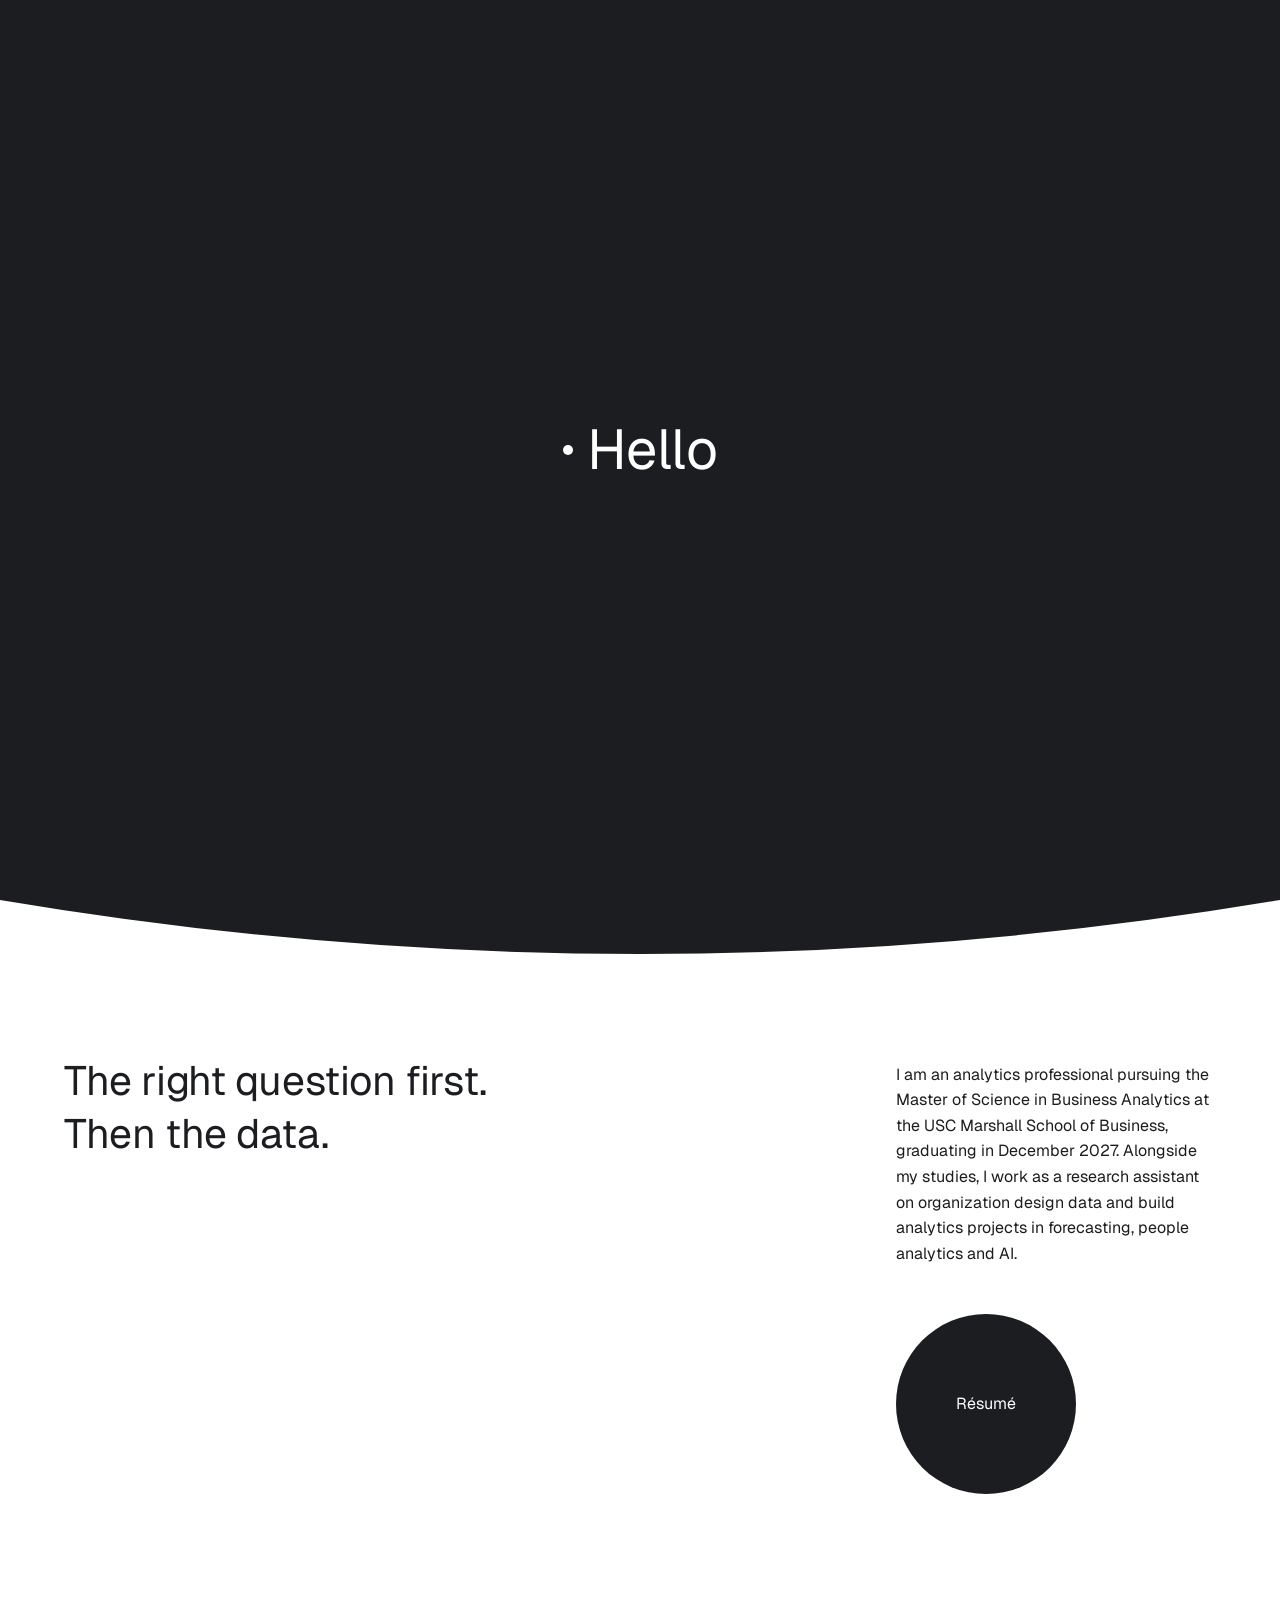
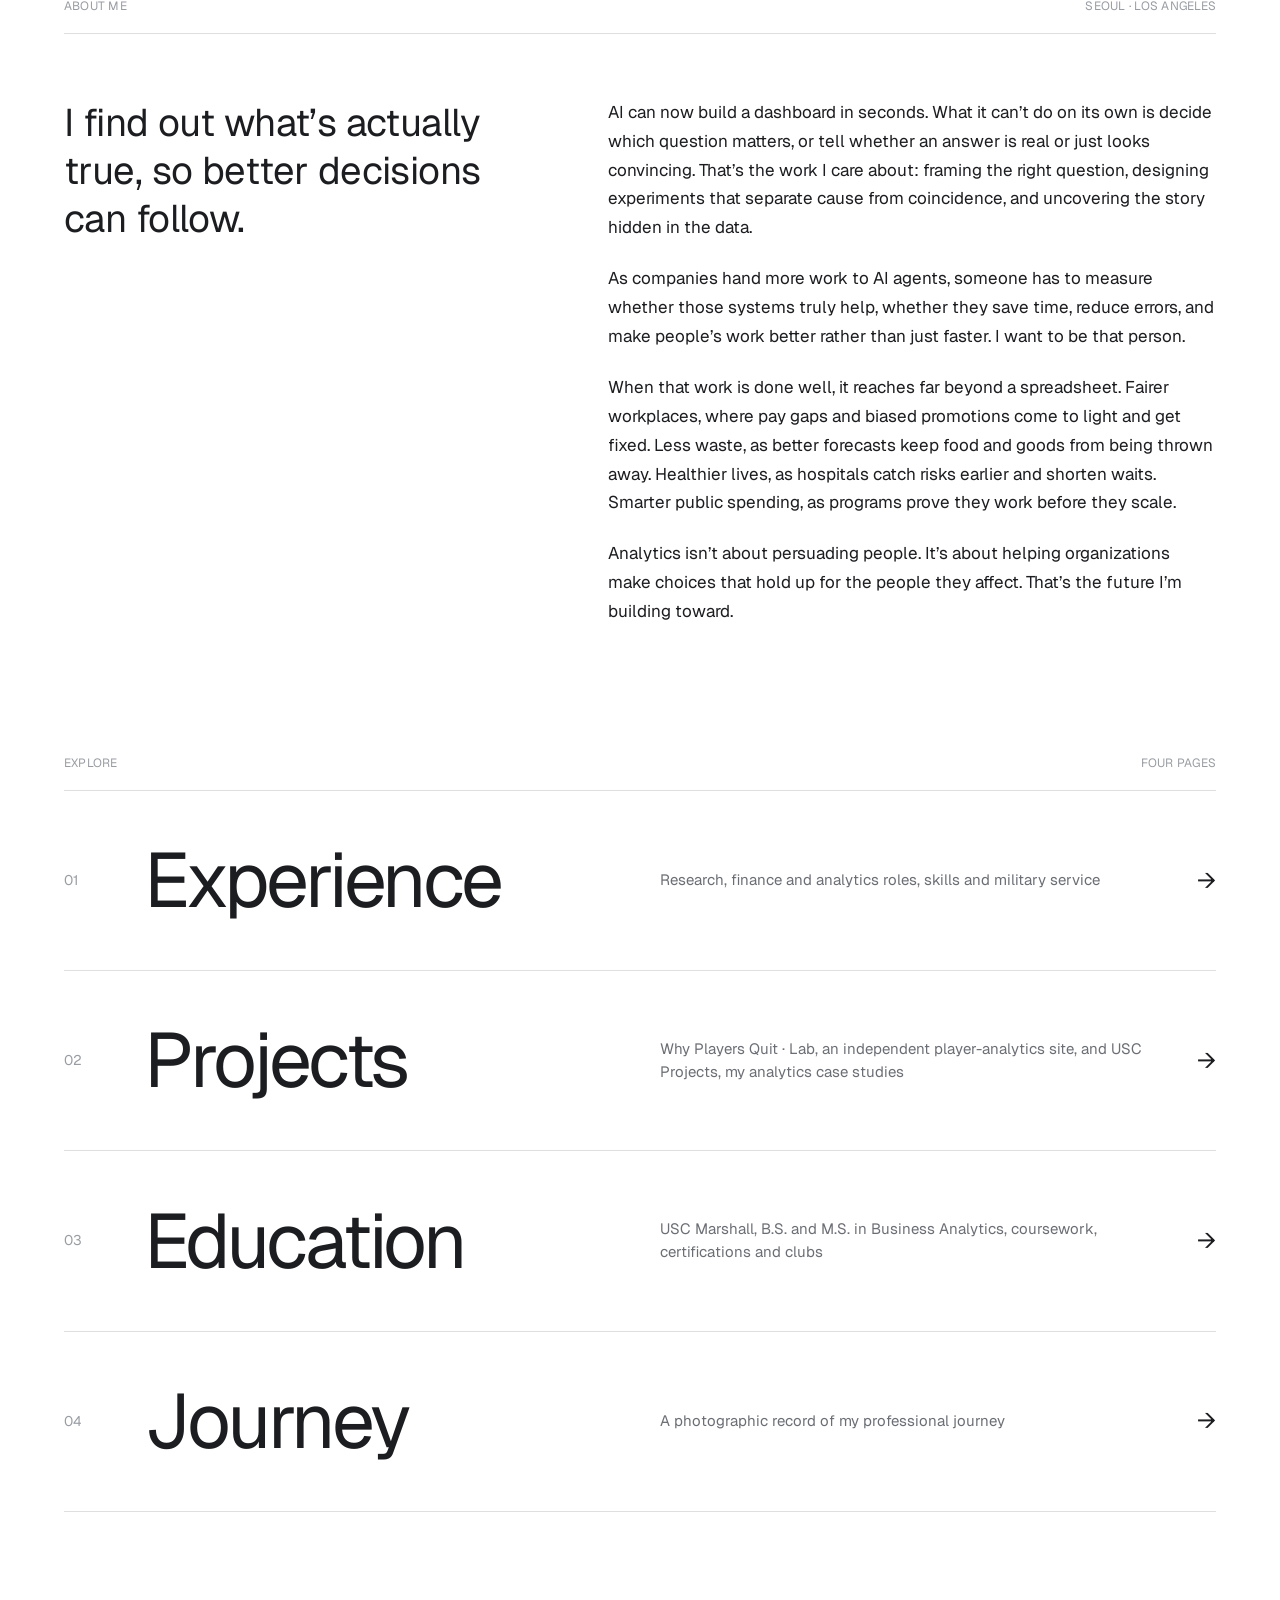
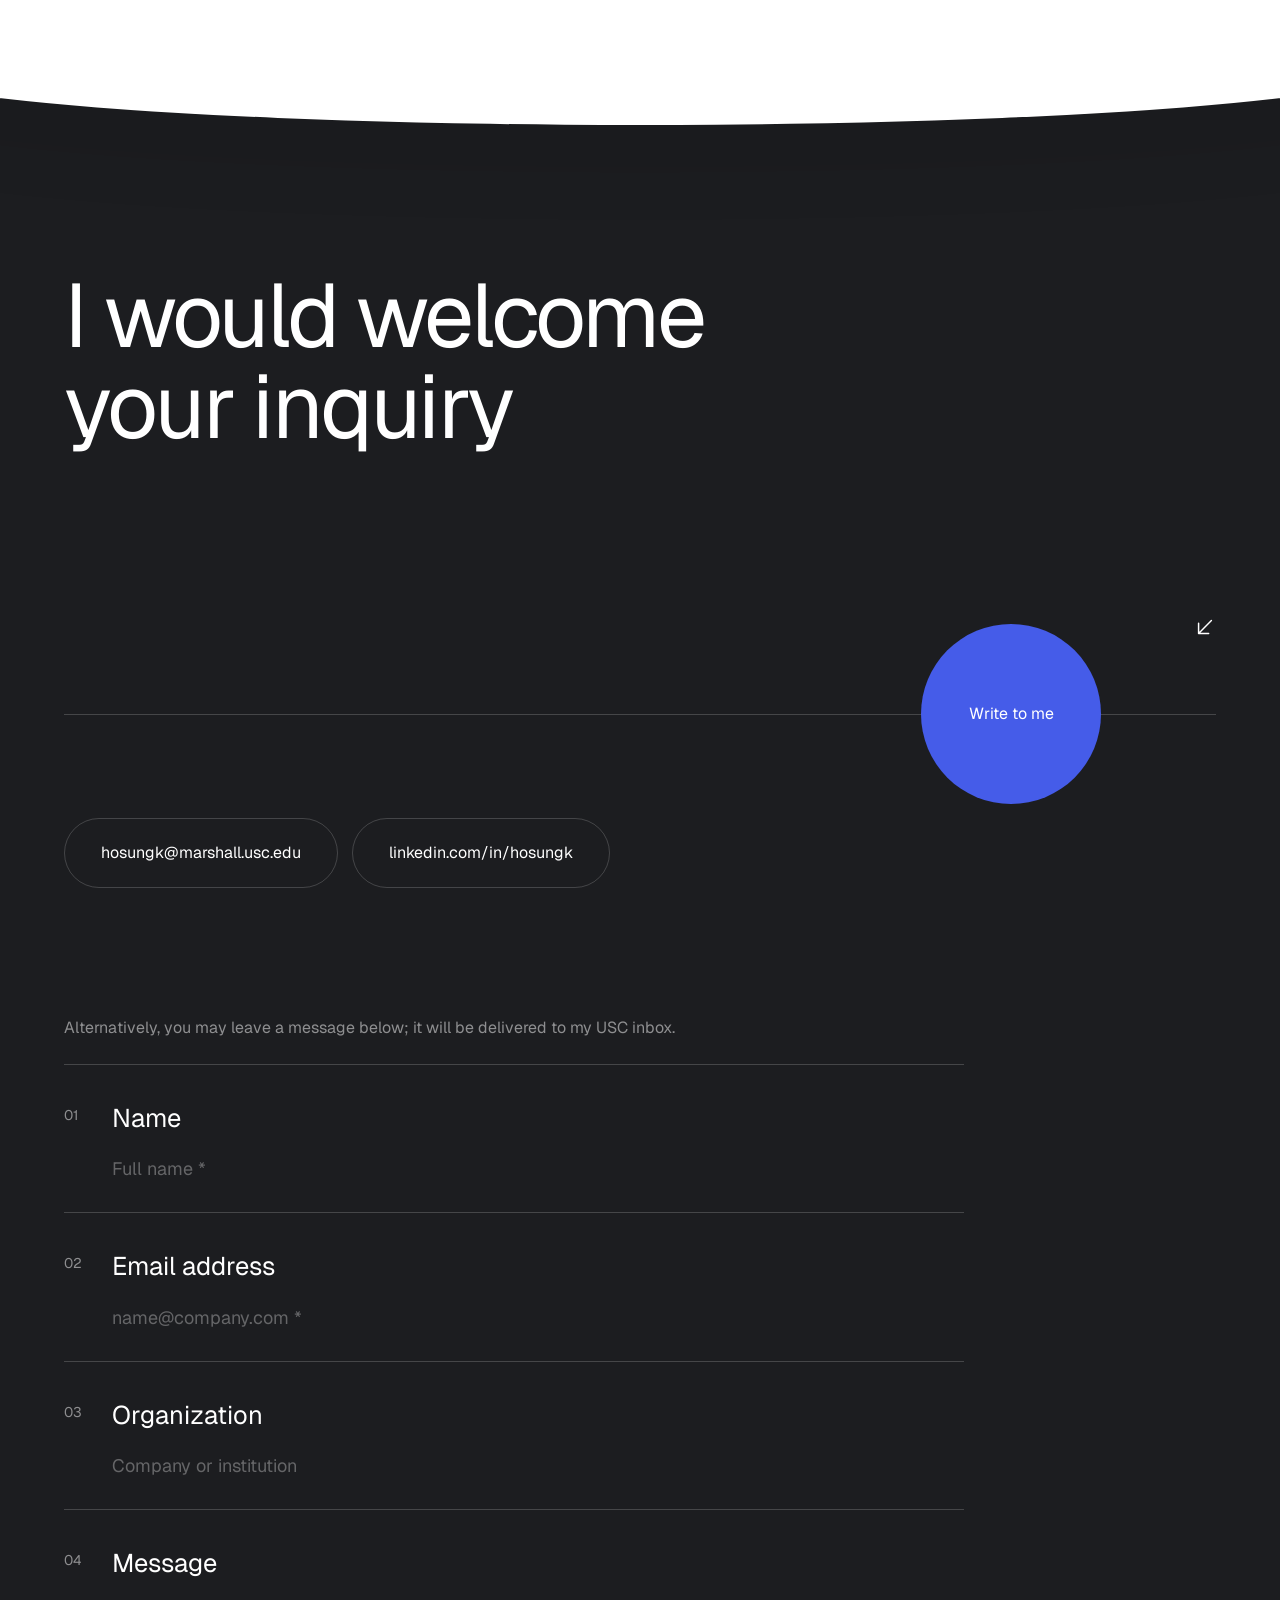
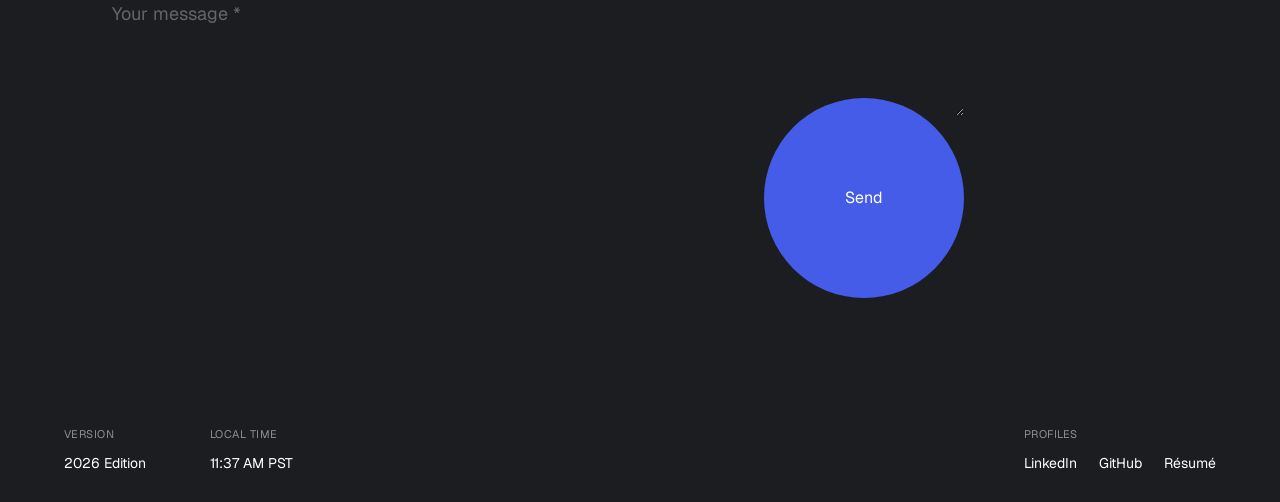
<file: index.html>
<!doctype html>
<html lang="en">
<head>
<meta charset="utf-8">
<meta name="viewport" content="width=device-width, initial-scale=1, viewport-fit=cover">
<title>Hosung Kim · Business Analytics</title>
<meta name="description" content="Hosung Kim: business analytics, M.S. Business Analytics at the USC Marshall School of Business (December 2027).">
<meta property="og:title" content="Hosung Kim · Business Analytics">
<meta property="og:description" content="Business analytics. M.S. Business Analytics at the USC Marshall School of Business; research assistant on organization design data.">
<meta property="og:type" content="website">
<meta property="og:url" content="https://hosungkim48.github.io/">
<meta property="og:image" content="https://hosungkim48.github.io/assets/hosung-portrait.jpg">
<meta name="twitter:card" content="summary">
<link rel="icon" href="data:image/svg+xml,%3Csvg xmlns='http://www.w3.org/2000/svg' viewBox='0 0 64 64'%3E%3Ccircle cx='32' cy='32' r='32' fill='%231c1d20'/%3E%3Ctext x='32' y='42' font-family='Arial' font-size='28' fill='white' text-anchor='middle'%3EH%3C/text%3E%3C/svg%3E">
<link rel="preconnect" href="https://fonts.googleapis.com">
<link rel="preconnect" href="https://fonts.gstatic.com" crossorigin>
<link rel="stylesheet" href="https://fonts.googleapis.com/css2?family=Geist:wght@300;400;500;600&display=swap">
<link rel="stylesheet" href="styles.css?v=11">
</head>
<body class="is-loading">

<!-- Preloader: greetings flash, then the panel lifts away with a curved edge -->
<div class="loader" id="loader" aria-hidden="true">
  <p class="loader-word"><span class="dot"></span><span id="loader-word">Hello</span></p>
  <svg class="loader-curve" viewBox="0 0 1000 100" preserveAspectRatio="none"><path d="M0 0 Q500 100 1000 0 Z"/></svg>
</div>

<!-- Top navigation (sits over the hero) -->
<nav class="topnav" aria-label="Main">
  <a class="logo" href="#top" aria-label="Hosung Kim, back to top">
    <span class="logo-roll"><span class="logo-a">Hosung Kim</span><span class="logo-b">Business Analytics</span></span>
  </a>
  <ul>
    <li><a class="navlink magnetic" href="experience.html">Experience</a></li>
    <li><a class="navlink magnetic" href="projects.html">Projects</a></li>
    <li><a class="navlink magnetic" href="education.html">Education</a></li>
    <li><a class="navlink magnetic" href="journey.html">Journey</a></li>
    <li><a class="navlink magnetic" href="#contact">Contact</a></li>
  </ul>
</nav>

<!-- Floating menu button + slide-out panel (appears after the hero) -->
<button class="menu-btn magnetic" id="menu-btn" type="button" aria-label="Open menu" aria-expanded="false" aria-controls="menu-panel">
  <span class="bars"></span>
</button>
<div class="menu-overlay" id="menu-overlay"></div>
<aside class="menu-panel" id="menu-panel" aria-label="Site menu">
  <svg class="menu-curve" viewBox="0 0 100 1000" preserveAspectRatio="none" aria-hidden="true"><path d="M100 0 Q-100 500 100 1000 Z"/></svg>
  <div class="menu-inner">
    <p class="eyebrow">Navigation</p>
    <ul class="menu-links">
      <li><a href="#top">Home</a></li>
      <li><a href="#about">About</a></li>
      <li><a href="experience.html">Experience</a></li>
      <li><a href="projects.html">Projects</a></li>
      <li><a href="education.html">Education</a></li>
      <li><a href="journey.html">Journey</a></li>
      <li><a href="#contact">Contact</a></li>
    </ul>
    <p class="eyebrow">Profiles</p>
    <ul class="menu-socials">
      <li><a href="https://www.linkedin.com/in/hosungk" target="_blank" rel="noopener">LinkedIn</a></li>
      <li><a href="https://github.com/HosungKim48" target="_blank" rel="noopener">GitHub</a></li>
      <li><a href="assets/Hosung_Kim_Resume.pdf" target="_blank" rel="noopener">Résumé</a></li>
    </ul>
  </div>
</aside>

<main id="top">

  <!-- ============ HERO ============ -->
  <header class="hero">
    <img class="hero-photo" src="assets/hosung-portrait.jpg" alt="Portrait of Hosung Kim" width="1400" height="1750" fetchpriority="high">

    <div class="hero-pill">
      <p>Based in<br>Los Angeles, CA</p>
      <span class="globe" aria-hidden="true">
        <svg viewBox="0 0 24 24"><circle cx="12" cy="12" r="10"/><ellipse class="spin" cx="12" cy="12" rx="4" ry="10"/><path d="M2 12h20M4.5 6.5h15M4.5 17.5h15"/></svg>
      </span>
    </div>

    <div class="hero-role">
      <svg class="arrow" viewBox="0 0 24 24" aria-hidden="true"><path d="M5 5l14 14M19 8v11H8"/></svg>
      <p>Business<br>Analytics</p>
      <p class="sub">MSBA · USC Marshall ’27</p>
    </div>

    <div class="marquee" aria-hidden="true">
      <div class="marquee-track" id="marquee">
        <span>Hosung Kim —</span><span>Hosung Kim —</span><span>Hosung Kim —</span>
      </div>
    </div>
    <h1 class="sr-only">Hosung Kim, business analytics</h1>
  </header>

  <!-- ============ INTRO ============ -->
  <section class="intro wrap" aria-label="Introduction">
    <p class="intro-lead reveal">The right question first.<br>Then the data.</p>
    <div class="intro-side reveal">
      <p>I am an analytics professional pursuing the Master of Science in Business Analytics at the USC Marshall School of Business, graduating in December 2027. Alongside my studies, I work as a research assistant on organization design data and build analytics projects in forecasting, people analytics and AI.</p>
      <a class="circle-btn dark magnetic" href="assets/Hosung_Kim_Resume.pdf" target="_blank" rel="noopener">
        <span class="fill"></span><span class="label">Résumé</span>
      </a>
    </div>
  </section>

  <!-- ============ ABOUT ME ============ -->
  <section class="about wrap" id="about" aria-labelledby="about-title">
    <div class="sec-head">
      <h2 id="about-title" class="eyebrow">About me</h2>
      <span class="eyebrow">Seoul · Los Angeles</span>
    </div>
    <div class="about-grid">
      <p class="about-lead reveal">I find out what’s actually true, so better decisions can follow.</p>
      <div class="about-body reveal">
        <p>AI can now build a dashboard in seconds. What it can’t do on its own is decide which question matters, or tell whether an answer is real or just looks convincing. That’s the work I care about: framing the right question, designing experiments that separate cause from coincidence, and uncovering the story hidden in the data.</p>
        <p>As companies hand more work to AI agents, someone has to measure whether those systems truly help, whether they save time, reduce errors, and make people’s work better rather than just faster. I want to be that person.</p>
        <p>When that work is done well, it reaches far beyond a spreadsheet. Fairer workplaces, where pay gaps and biased promotions come to light and get fixed. Less waste, as better forecasts keep food and goods from being thrown away. Healthier lives, as hospitals catch risks earlier and shorten waits. Smarter public spending, as programs prove they work before they scale.</p>
        <p>Analytics isn’t about persuading people. It’s about helping organizations make choices that hold up for the people they affect. That’s the future I’m building toward.</p>
      </div>
    </div>
  </section>

  <!-- ============ PAGE INDEX ============ -->
  <section class="pages wrap" aria-labelledby="pages-title">
    <div class="sec-head">
      <h2 id="pages-title" class="eyebrow">Explore</h2>
      <span class="eyebrow">Four pages</span>
    </div>
    <ul class="page-list">
      <li class="reveal"><a href="experience.html"><span class="pl-no">01</span><span class="pl-name">Experience</span><span class="pl-desc">Research, finance and analytics roles, skills and military service</span><span class="pl-arrow" aria-hidden="true">→</span></a></li>
      <li class="reveal"><a href="projects.html"><span class="pl-no">02</span><span class="pl-name">Projects</span><span class="pl-desc">Why Players Quit · Lab, an independent player-analytics site, and USC Projects, my analytics case studies</span><span class="pl-arrow" aria-hidden="true">→</span></a></li>
      <li class="reveal"><a href="education.html"><span class="pl-no">03</span><span class="pl-name">Education</span><span class="pl-desc">USC Marshall, B.S. and M.S. in Business Analytics, coursework, certifications and clubs</span><span class="pl-arrow" aria-hidden="true">→</span></a></li>
      <li class="reveal"><a href="journey.html"><span class="pl-no">04</span><span class="pl-name">Journey</span><span class="pl-desc">A photographic record of my professional journey</span><span class="pl-arrow" aria-hidden="true">→</span></a></li>
    </ul>
  </section>

  <!-- Curved edge that flattens as the dark footer scrolls in -->
  <div class="curve-wrap" aria-hidden="true"><div class="curve" id="curve"></div></div>
</main>

<!-- ============ CONTACT ============ -->
<footer class="contact" id="contact">
  <div class="wrap">
    <div class="contact-head">
      <h2>I would welcome<br>your inquiry</h2>
      <svg class="arrow contact-arrow" viewBox="0 0 24 24" aria-hidden="true"><path d="M19 5L5 19M5 8v11h11"/></svg>
    </div>

    <div class="contact-line">
      <a class="circle-btn blue magnetic" href="#contact-form" id="touch-btn"><span class="fill"></span><span class="label">Write to me</span></a>
    </div>

    <div class="pills">
      <a class="pill magnetic" href="mailto:hosungk@marshall.usc.edu"><span class="fill"></span><span class="label">hosungk@marshall.usc.edu</span></a>
      <a class="pill magnetic" href="https://www.linkedin.com/in/hosungk" target="_blank" rel="noopener"><span class="fill"></span><span class="label">linkedin.com/in/hosungk</span></a>
    </div>

    <form class="cform" id="contact-form" novalidate>
      <p class="cform-intro">Alternatively, you may leave a message below; it will be delivered to my USC inbox.</p>
      <div class="field">
        <span class="num">01</span>
        <label for="f-name">Name</label>
        <input id="f-name" name="name" type="text" autocomplete="name" placeholder="Full name *" required>
      </div>
      <div class="field">
        <span class="num">02</span>
        <label for="f-email">Email address</label>
        <input id="f-email" name="email" type="email" autocomplete="email" placeholder="name@company.com *" required>
      </div>
      <div class="field">
        <span class="num">03</span>
        <label for="f-org">Organization</label>
        <input id="f-org" name="organization" type="text" autocomplete="organization" placeholder="Company or institution">
      </div>
      <div class="field">
        <span class="num">04</span>
        <label for="f-msg">Message</label>
        <textarea id="f-msg" name="message" rows="4" placeholder="Your message *" required></textarea>
      </div>
      <!-- Honeypot: bots fill this, people never see it -->
      <input type="text" name="_honey" class="honey" tabindex="-1" autocomplete="off" aria-hidden="true">
      <div class="cform-foot">
        <p class="cform-status" id="form-status" role="status" aria-live="polite"></p>
        <button class="circle-btn blue big magnetic" type="submit" id="send-btn"><span class="fill"></span><span class="label">Send</span></button>
      </div>
    </form>

    <div class="footbar">
      <div class="fb-col">
        <span class="fb-k">Version</span><span>2026 Edition</span>
      </div>
      <div class="fb-col">
        <span class="fb-k">Local time</span><span id="clock">Los Angeles</span>
      </div>
      <div class="fb-col fb-socials">
        <span class="fb-k">Profiles</span>
        <span><a href="https://www.linkedin.com/in/hosungk" target="_blank" rel="noopener">LinkedIn</a><a href="https://github.com/HosungKim48" target="_blank" rel="noopener">GitHub</a><a href="assets/Hosung_Kim_Resume.pdf" target="_blank" rel="noopener">Résumé</a></span>
      </div>
    </div>
  </div>
</footer>

<script src="main.js?v=6" defer></script>
</body>
</html>
</file>
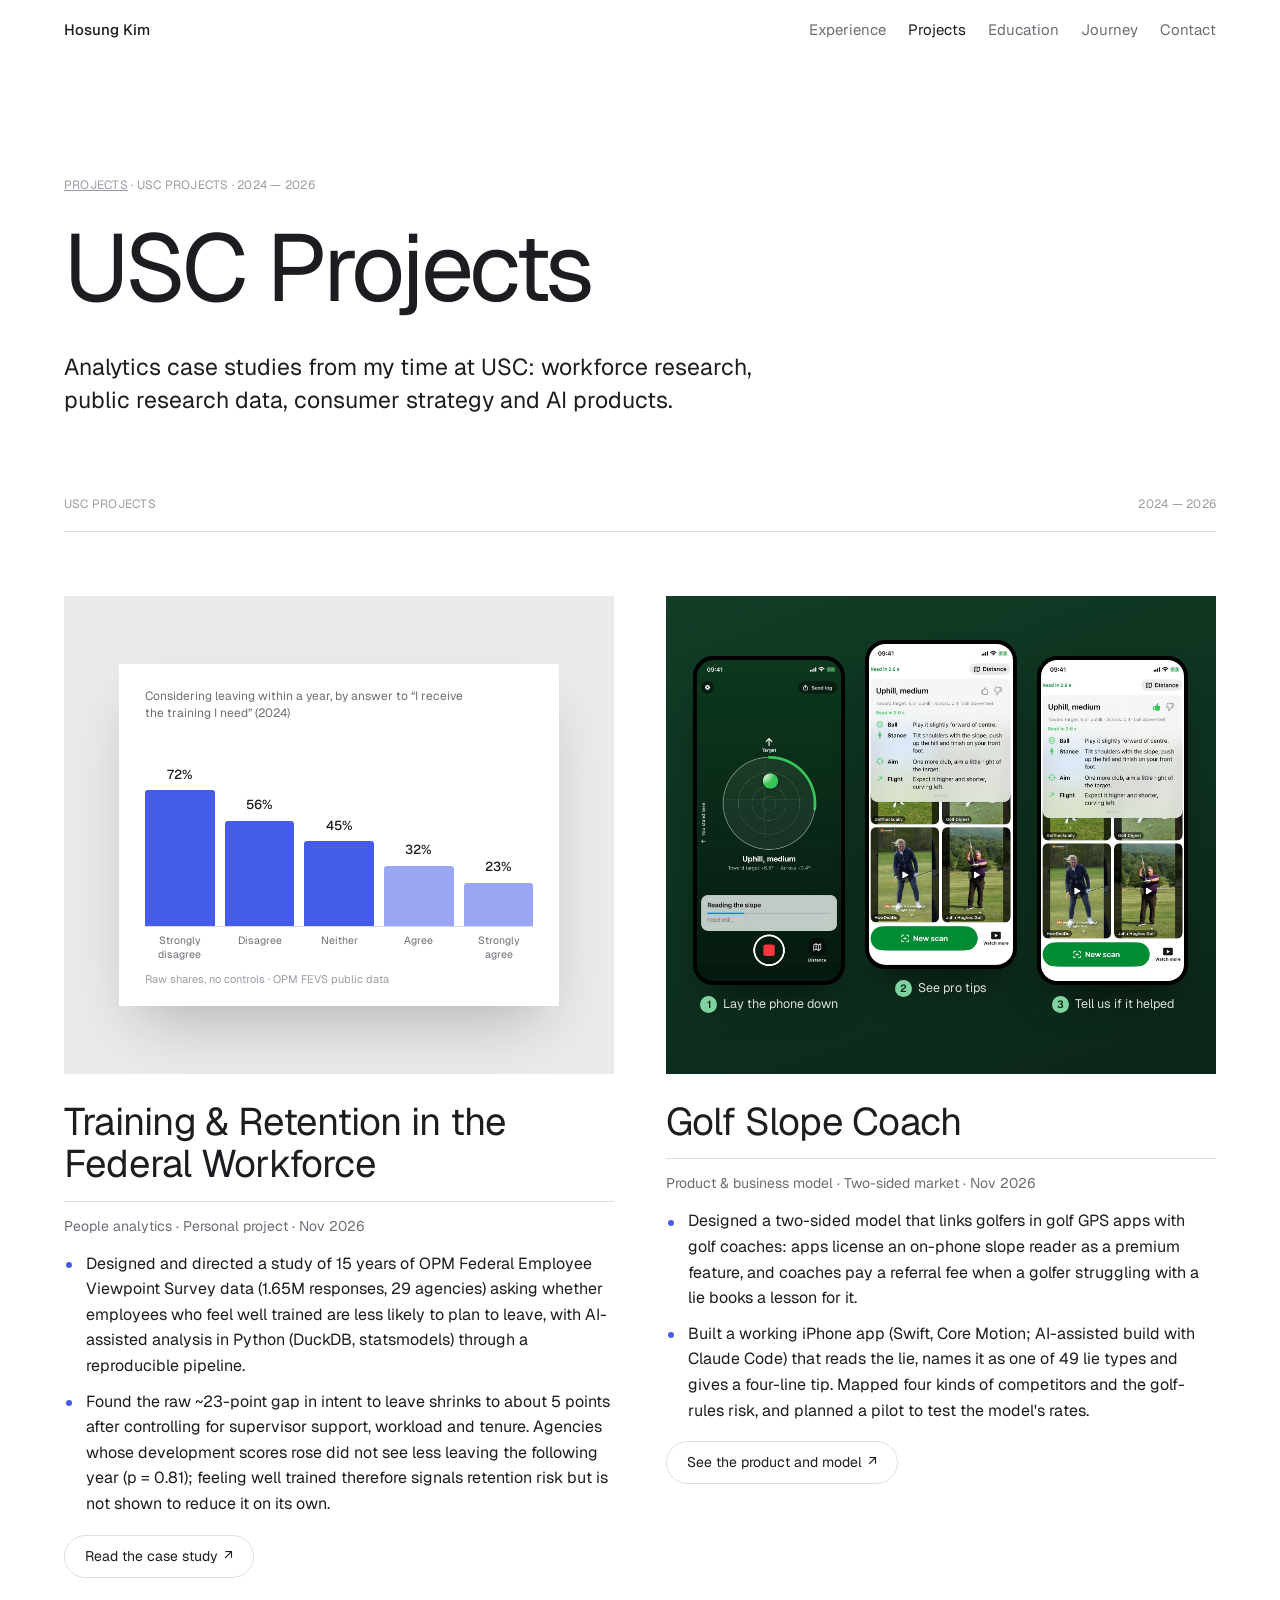
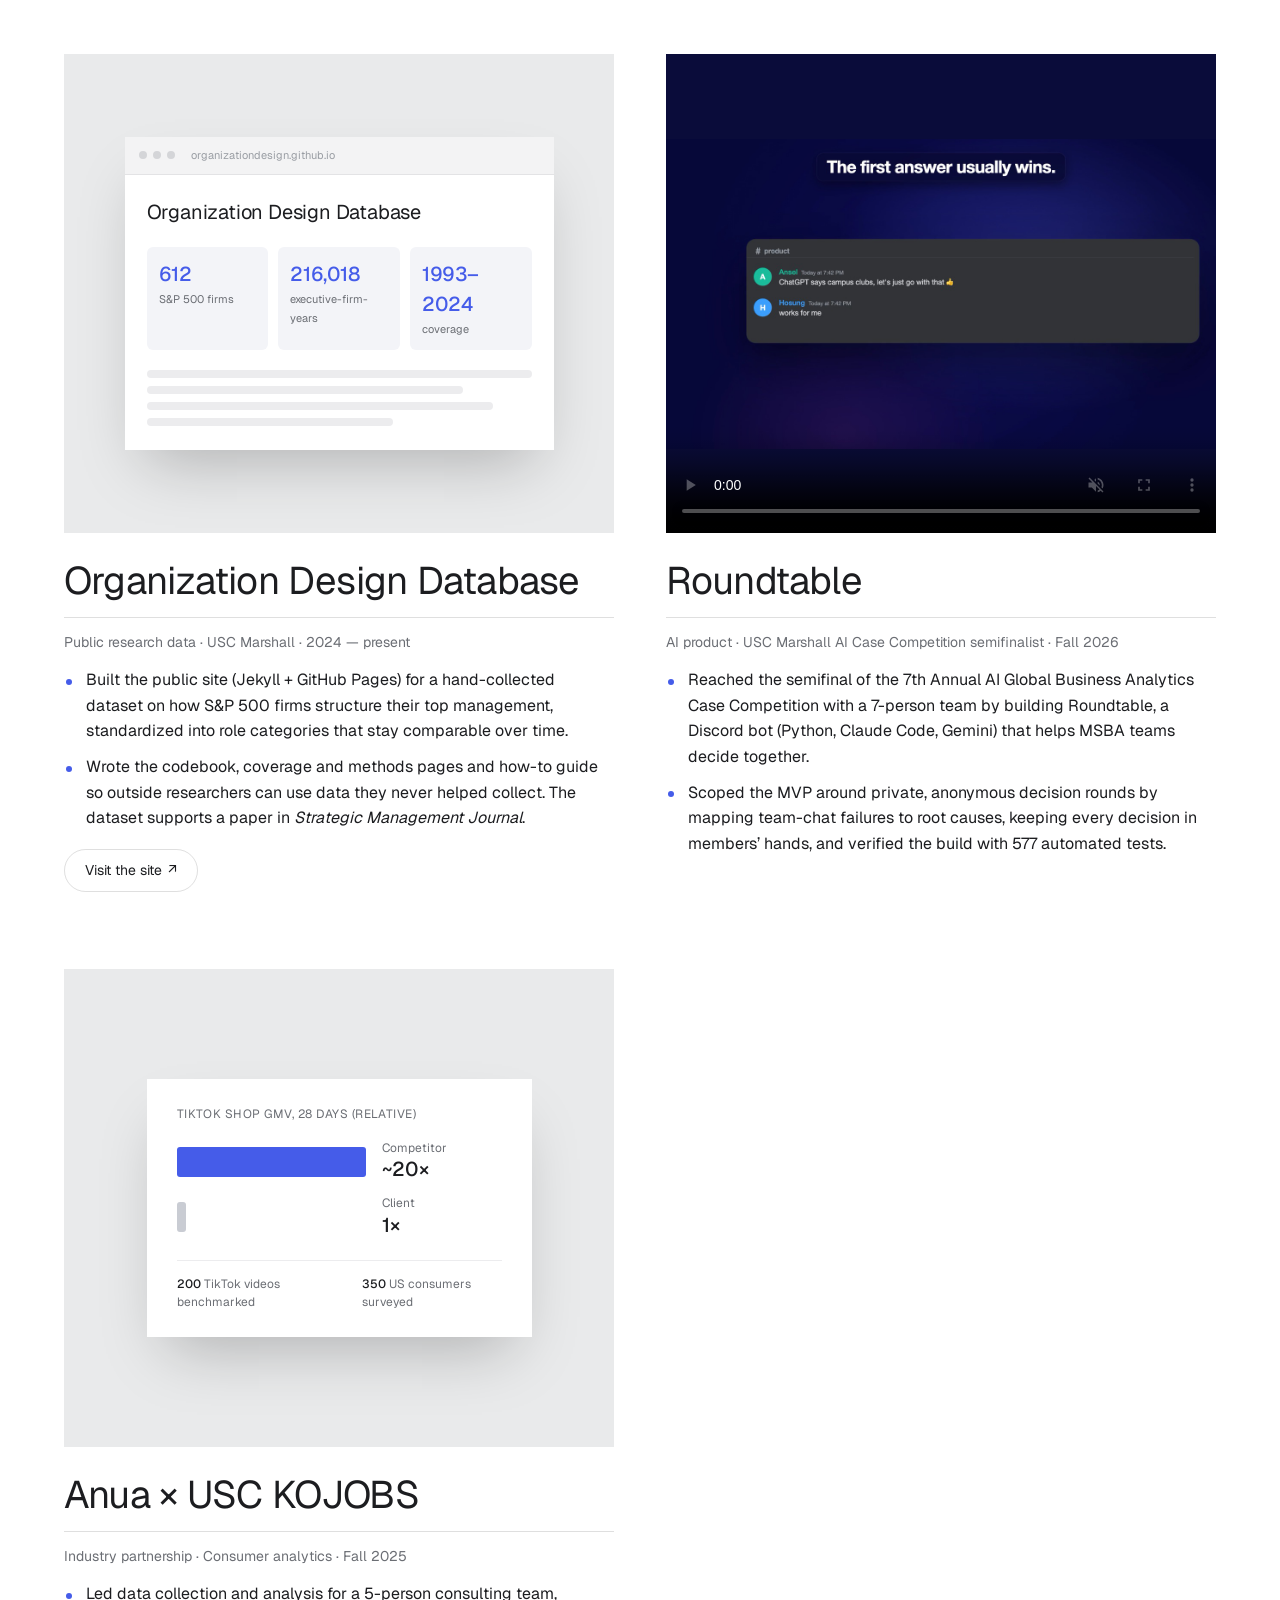
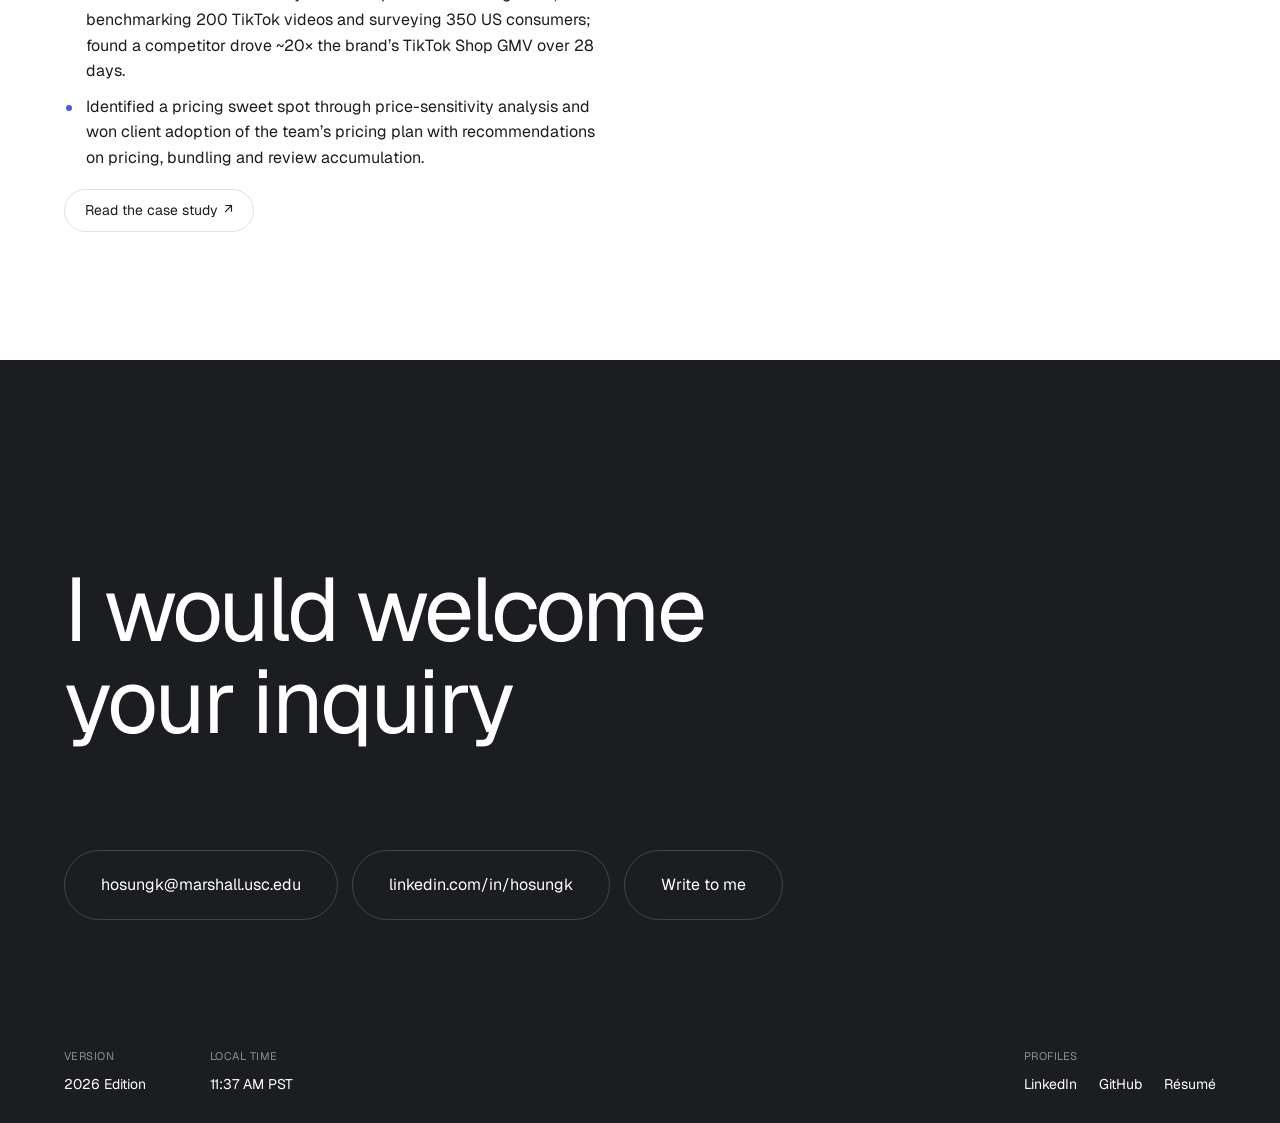
<file: usc-projects/index.html>
<!doctype html>
<html lang="en">
<head>
<meta charset="utf-8">
<meta name="viewport" content="width=device-width, initial-scale=1, viewport-fit=cover">
<title>USC Projects · Hosung Kim</title>
<meta name="description" content="USC Projects: analytics case studies by Hosung Kim, from workforce research and public data to consumer strategy and AI products.">
<meta property="og:type" content="website">
<meta property="og:title" content="USC Projects · Hosung Kim">
<meta property="og:description" content="USC Projects: analytics case studies by Hosung Kim, from workforce research and public data to consumer strategy and AI products.">
<meta property="og:url" content="https://hosungkim48.github.io/usc-projects/">
<meta property="og:image" content="https://hosungkim48.github.io/assets/hosung-portrait.jpg">
<meta name="twitter:card" content="summary">
<link rel="icon" href="data:image/svg+xml,%3Csvg xmlns='http://www.w3.org/2000/svg' viewBox='0 0 64 64'%3E%3Ccircle cx='32' cy='32' r='32' fill='%231c1d20'/%3E%3Ctext x='32' y='42' font-family='Arial' font-size='28' fill='white' text-anchor='middle'%3EH%3C/text%3E%3C/svg%3E">
<link rel="preconnect" href="https://fonts.googleapis.com">
<link rel="preconnect" href="https://fonts.gstatic.com" crossorigin>
<link rel="stylesheet" href="https://fonts.googleapis.com/css2?family=Geist:wght@300;400;500;600&display=swap">
<link rel="stylesheet" href="../styles.css?v=13">
<link rel="stylesheet" href="../case.css?v=3">
</head>
<body>

<nav class="case-nav site" id="case-nav" aria-label="Main">
  <a class="brand" href="../index.html">Hosung Kim</a>
  <ul>
    <li><a href="../experience.html">Experience</a></li>
    <li><a href="../projects.html" aria-current="page">Projects</a></li>
    <li><a href="../education.html">Education</a></li>
    <li><a href="../journey.html">Journey</a></li>
    <li><a href="../index.html#contact">Contact</a></li>
  </ul>
</nav>

<main>
  <header class="case-hero wrap">
    <span class="eyebrow"><a href="../projects.html">Projects</a> · USC Projects · 2024 — 2026</span>
    <h1>USC Projects</h1>
    <p class="lede">Analytics case studies from my time at USC: workforce research, public research data, consumer strategy and AI products.</p>
  </header>

  <!-- ============ PROJECTS ============ -->
  <section class="projects wrap" id="projects" aria-labelledby="proj-title">
    <div class="sec-head">
      <h2 id="proj-title" class="eyebrow">USC Projects</h2>
      <span class="eyebrow">2024 — 2026</span>
    </div>

    <div class="proj-grid">

      <article class="proj reveal">
        <a class="proj-panel" href="../projects/fevs.html" aria-label="Read the training and retention case study">
          <div class="mock mock-fevs" aria-hidden="true">
            <p class="fv-k">Considering leaving within a year, by answer to “I receive the training I need” (2024)</p>
            <div class="fv-chart">
              <div class="fv-col"><b>72%</b><i style="--h:72%"></i><span>Strongly<br>disagree</span></div>
              <div class="fv-col"><b>56%</b><i style="--h:56%"></i><span>Disagree</span></div>
              <div class="fv-col"><b>45%</b><i style="--h:45%"></i><span>Neither</span></div>
              <div class="fv-col"><b>32%</b><i style="--h:32%"></i><span>Agree</span></div>
              <div class="fv-col"><b>23%</b><i style="--h:23%"></i><span>Strongly<br>agree</span></div>
            </div>
            <p class="fv-foot">Raw shares, no controls · OPM FEVS public data</p>
          </div>
        </a>
        <div class="proj-text">
          <h3>Training &amp; Retention in the Federal Workforce</h3>
          <p class="proj-tag">People analytics · Personal project · Nov 2026</p>
          <ul>
            <li>Designed and directed a study of 15 years of OPM Federal Employee Viewpoint Survey data (1.65M responses, 29 agencies) asking whether employees who feel well trained are less likely to plan to leave, with AI-assisted analysis in Python (DuckDB, statsmodels) through a reproducible pipeline.</li>
            <li>Found the raw ~23-point gap in intent to leave shrinks to about 5 points after controlling for supervisor support, workload and tenure. Agencies whose development scores rose did not see less leaving the following year (p = 0.81); feeling well trained therefore signals retention risk but is not shown to reduce it on its own.</li>
          </ul>
          <a class="proj-link" href="../projects/fevs.html">Read the case study <span aria-hidden="true">↗</span></a>
        </div>
      </article>

      <article class="proj reveal">
        <a class="proj-panel proj-slope" href="../projects/slope-coach.html" aria-label="See the Golf Slope Coach product page">
          <div class="mock mock-steps" aria-hidden="true">
            <figure><span class="sl-phone"><img src="../assets/slope-coach/reading.jpg?v=2" alt="" loading="lazy"></span><figcaption><b>1</b>Lay the phone down</figcaption></figure>
            <figure><span class="sl-phone"><img src="../assets/slope-coach/tip-uphill.jpg" alt="" loading="lazy"></span><figcaption><b>2</b>See pro tips</figcaption></figure>
            <figure><span class="sl-phone"><img src="../assets/slope-coach/rated.jpg" alt="" loading="lazy"></span><figcaption><b>3</b>Tell us if it helped</figcaption></figure>
          </div>
        </a>
        <div class="proj-text">
          <h3>Golf Slope Coach</h3>
          <p class="proj-tag">Product &amp; business model · Two-sided market · Nov 2026</p>
          <ul>
            <li>Designed a two-sided model that links golfers in golf GPS apps with golf coaches: apps license an on-phone slope reader as a premium feature, and coaches pay a referral fee when a golfer struggling with a lie books a lesson for it.</li>
            <li>Built a working iPhone app (Swift, Core Motion; AI-assisted build with Claude Code) that reads the lie, names it as one of 49 lie types and gives a four-line tip. Mapped four kinds of competitors and the golf-rules risk, and planned a pilot to test the model's rates.</li>
          </ul>
          <a class="proj-link" href="../projects/slope-coach.html">See the product and model <span aria-hidden="true">↗</span></a>
        </div>
      </article>

      <article class="proj reveal">
        <a class="proj-panel" href="https://organizationdesign.github.io/homepage/" target="_blank" rel="noopener" aria-label="Open the Organization Design Database site">
          <div class="mock mock-db" aria-hidden="true">
            <div class="mock-bar"><i></i><i></i><i></i><span>organizationdesign.github.io</span></div>
            <div class="db-title">Organization Design Database</div>
            <div class="db-stats">
              <div><b>612</b><span>S&amp;P 500 firms</span></div>
              <div><b>216,018</b><span>executive-firm-years</span></div>
              <div><b>1993–2024</b><span>coverage</span></div>
            </div>
            <div class="db-rows"><i></i><i></i><i></i><i></i></div>
          </div>
        </a>
        <div class="proj-text">
          <h3>Organization Design Database</h3>
          <p class="proj-tag">Public research data · USC Marshall · 2024 — present</p>
          <ul>
            <li>Built the public site (Jekyll + GitHub Pages) for a hand-collected dataset on how S&amp;P 500 firms structure their top management, standardized into role categories that stay comparable over time.</li>
            <li>Wrote the codebook, coverage and methods pages and how-to guide so outside researchers can use data they never helped collect. The dataset supports a paper in <em>Strategic Management Journal</em>.</li>
          </ul>
          <a class="proj-link" href="https://organizationdesign.github.io/homepage/" target="_blank" rel="noopener">Visit the site <span aria-hidden="true">↗</span></a>
        </div>
      </article>

      <article class="proj reveal">
        <div class="proj-panel proj-video">
          <video class="rt-video" controls muted loop playsinline preload="none" poster="../assets/roundtable-poster.jpg" aria-label="Roundtable 60-second demo video">
            <source src="../assets/roundtable-demo.mp4" type="video/mp4">
            <a href="../assets/roundtable-demo.mp4">Watch the Roundtable demo video</a>
          </video>
        </div>
        <div class="proj-text">
          <h3>Roundtable</h3>
          <p class="proj-tag">AI product · USC Marshall AI Case Competition semifinalist · Fall 2026</p>
          <ul>
            <li>Reached the semifinal of the 7th Annual AI Global Business Analytics Case Competition with a 7-person team by building Roundtable, a Discord bot (Python, Claude Code, Gemini) that helps MSBA teams decide together.</li>
            <li>Scoped the MVP around private, anonymous decision rounds by mapping team-chat failures to root causes, keeping every decision in members’ hands, and verified the build with 577 automated tests.</li>
          </ul>
        </div>
      </article>

      <article class="proj reveal">
        <a class="proj-panel" href="../projects/anua.html" aria-label="Read the Anua case study">
          <div class="mock mock-anua" aria-hidden="true">
            <p class="an-k">TikTok Shop GMV, 28 days (relative)</p>
            <div class="an-bars">
              <div class="an-bar comp"><i></i><span>Competitor<br><b>~20×</b></span></div>
              <div class="an-bar brand"><i></i><span>Client<br><b>1×</b></span></div>
            </div>
            <div class="an-foot"><span><b>200</b> TikTok videos benchmarked</span><span><b>350</b> US consumers surveyed</span></div>
          </div>
        </a>
        <div class="proj-text">
          <h3>Anua × USC KOJOBS</h3>
          <p class="proj-tag">Industry partnership · Consumer analytics · Fall 2025</p>
          <ul>
            <li>Led data collection and analysis for a 5-person consulting team, benchmarking 200 TikTok videos and surveying 350 US consumers; found a competitor drove ~20× the brand’s TikTok Shop GMV over 28 days.</li>
            <li>Identified a pricing sweet spot through price-sensitivity analysis and won client adoption of the team’s pricing plan with recommendations on pricing, bundling and review accumulation.</li>
          </ul>
          <a class="proj-link" href="../projects/anua.html">Read the case study <span aria-hidden="true">↗</span></a>
        </div>
      </article>
    </div>
  </section>
</main>

<footer class="contact page-foot" id="contact">
  <div class="wrap">
    <div class="contact-head">
      <h2>I would welcome<br>your inquiry</h2>
    </div>
    <div class="pills">
      <a class="pill magnetic" href="mailto:hosungk@marshall.usc.edu"><span class="fill"></span><span class="label">hosungk@marshall.usc.edu</span></a>
      <a class="pill magnetic" href="https://www.linkedin.com/in/hosungk" target="_blank" rel="noopener"><span class="fill"></span><span class="label">linkedin.com/in/hosungk</span></a>
      <a class="pill magnetic" href="../index.html#contact-form"><span class="fill"></span><span class="label">Write to me</span></a>
    </div>
    <div class="footbar">
      <div class="fb-col">
        <span class="fb-k">Version</span><span>2026 Edition</span>
      </div>
      <div class="fb-col">
        <span class="fb-k">Local time</span><span id="clock">Los Angeles</span>
      </div>
      <div class="fb-col fb-socials">
        <span class="fb-k">Profiles</span>
        <span><a href="https://www.linkedin.com/in/hosungk" target="_blank" rel="noopener">LinkedIn</a><a href="https://github.com/HosungKim48" target="_blank" rel="noopener">GitHub</a><a href="../assets/Hosung_Kim_Resume.pdf" target="_blank" rel="noopener">Résumé</a></span>
      </div>
    </div>
  </div>
</footer>

<script src="../main.js?v=6" defer></script>
</body>
</html>
</file>
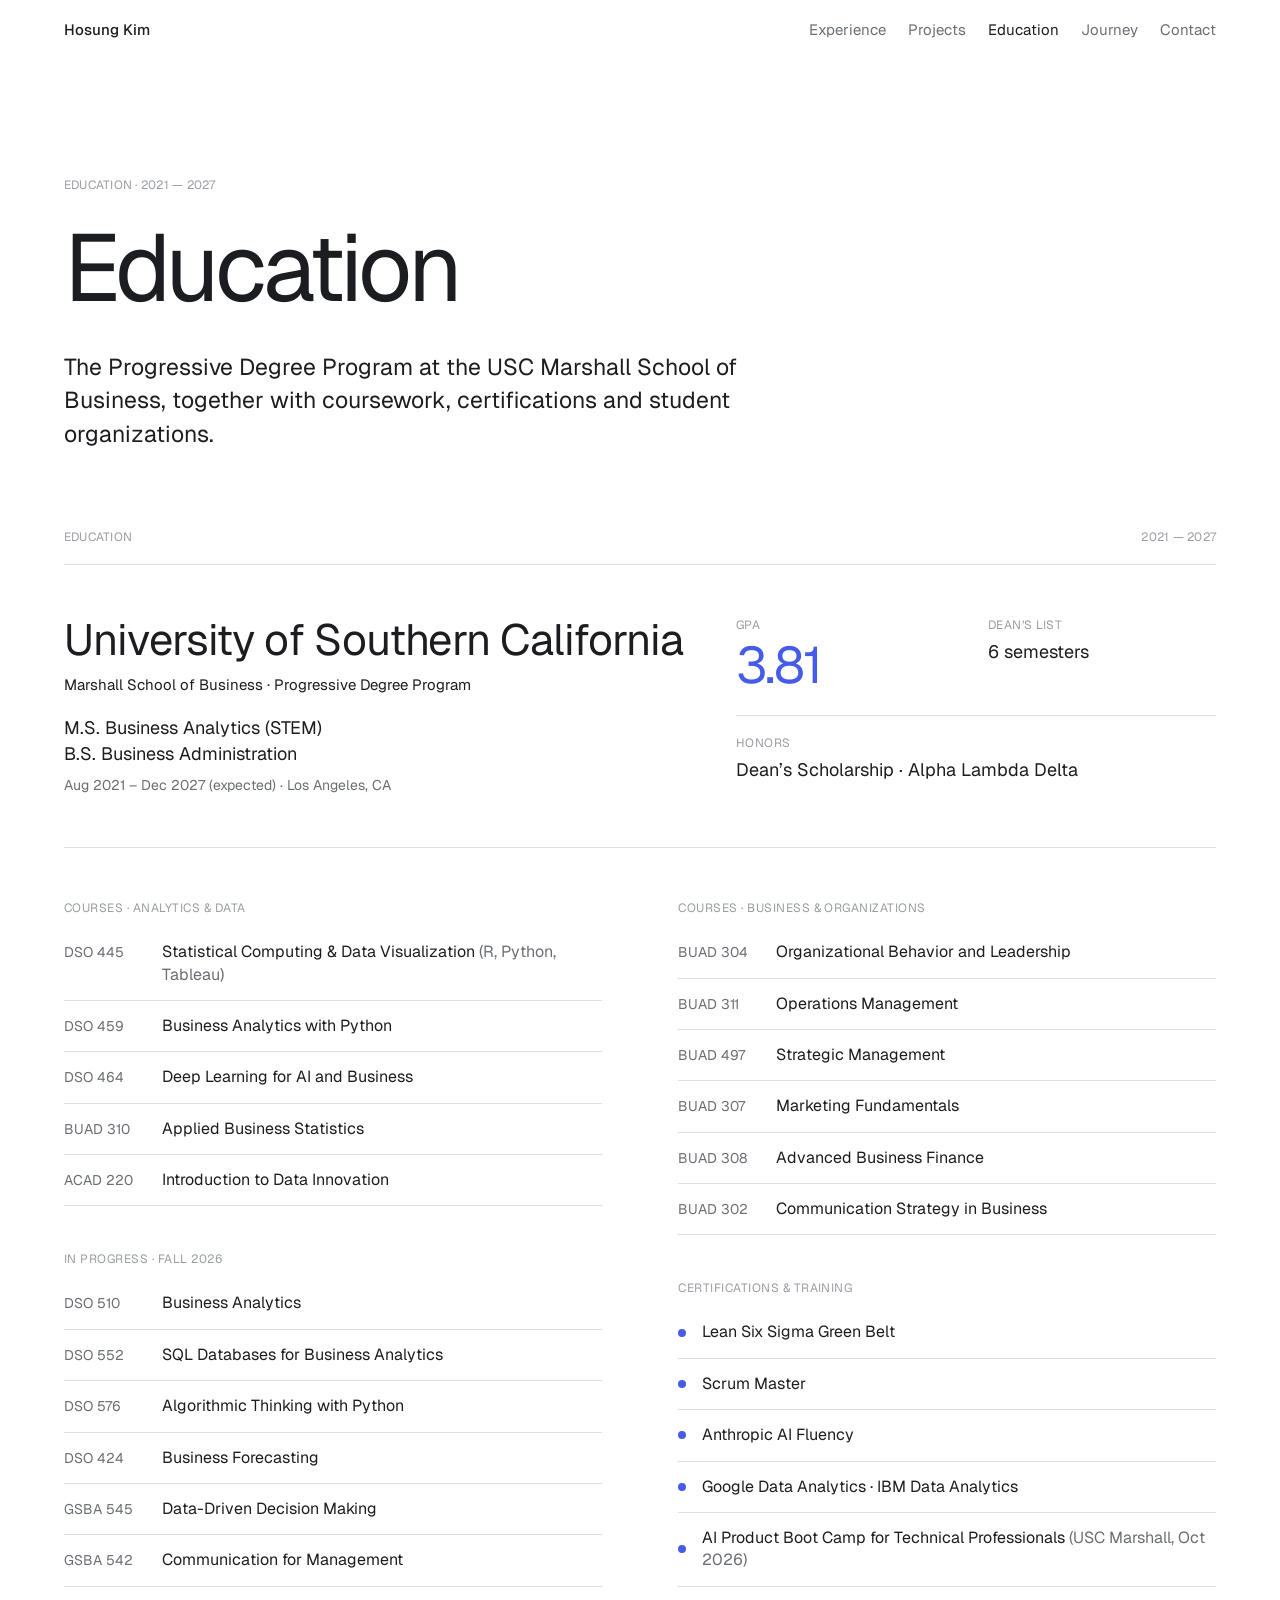
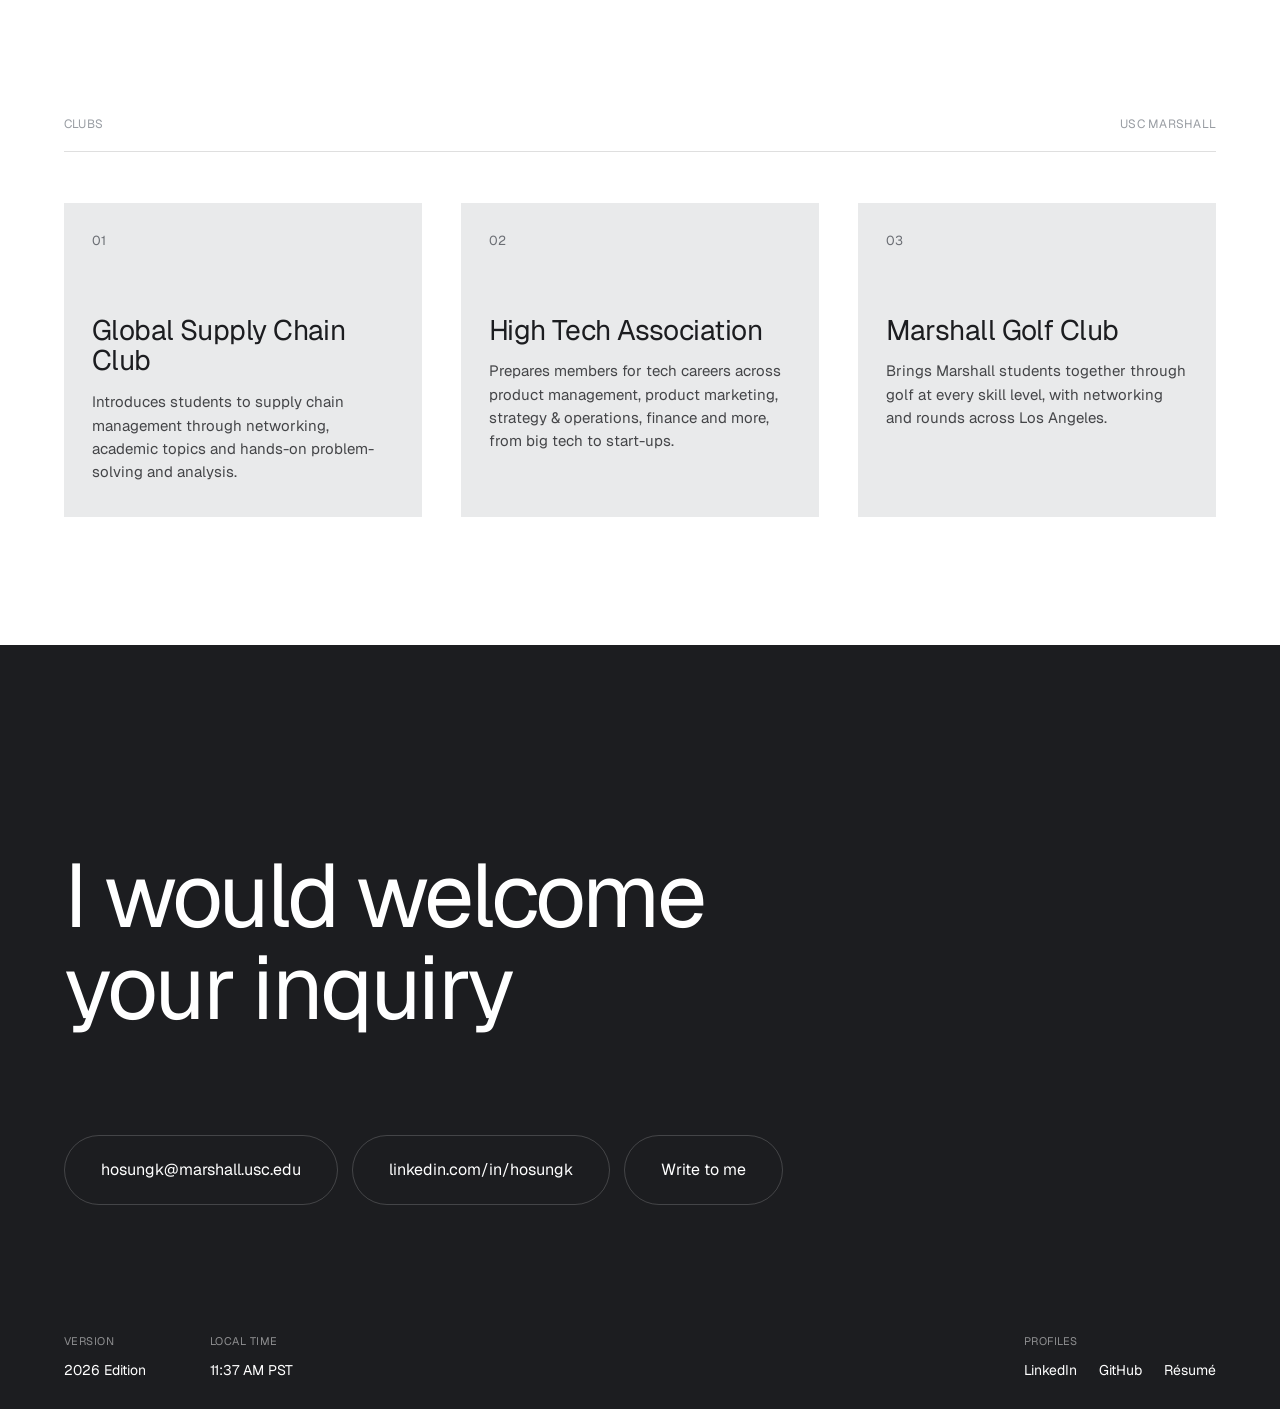
<file: education.html>
<!doctype html>
<html lang="en">
<head>
<meta charset="utf-8">
<meta name="viewport" content="width=device-width, initial-scale=1, viewport-fit=cover">
<title>Education · Hosung Kim</title>
<meta name="description" content="Hosung Kim: B.S. and M.S. in Business Analytics at the USC Marshall School of Business, with coursework, certifications and clubs.">
<meta property="og:type" content="website">
<meta property="og:title" content="Education · Hosung Kim">
<meta property="og:description" content="Hosung Kim: B.S. and M.S. in Business Analytics at the USC Marshall School of Business, with coursework, certifications and clubs.">
<meta property="og:url" content="https://hosungkim48.github.io/education.html">
<meta property="og:image" content="https://hosungkim48.github.io/assets/hosung-portrait.jpg">
<meta name="twitter:card" content="summary">
<link rel="icon" href="data:image/svg+xml,%3Csvg xmlns='http://www.w3.org/2000/svg' viewBox='0 0 64 64'%3E%3Ccircle cx='32' cy='32' r='32' fill='%231c1d20'/%3E%3Ctext x='32' y='42' font-family='Arial' font-size='28' fill='white' text-anchor='middle'%3EH%3C/text%3E%3C/svg%3E">
<link rel="preconnect" href="https://fonts.googleapis.com">
<link rel="preconnect" href="https://fonts.gstatic.com" crossorigin>
<link rel="stylesheet" href="https://fonts.googleapis.com/css2?family=Geist:wght@300;400;500;600&display=swap">
<link rel="stylesheet" href="styles.css?v=11">
<link rel="stylesheet" href="case.css?v=3">
</head>
<body>

<nav class="case-nav site" id="case-nav" aria-label="Main">
  <a class="brand" href="index.html">Hosung Kim</a>
  <ul>
    <li><a href="experience.html">Experience</a></li>
    <li><a href="projects.html">Projects</a></li>
    <li><a href="education.html" aria-current="page">Education</a></li>
    <li><a href="journey.html">Journey</a></li>
    <li><a href="index.html#contact">Contact</a></li>
  </ul>
</nav>

<main>
  <header class="case-hero wrap">
    <span class="eyebrow">Education · 2021 — 2027</span>
    <h1>Education</h1>
    <p class="lede">The Progressive Degree Program at the USC Marshall School of Business, together with coursework, certifications and student organizations.</p>
  </header>

  <!-- ============ EDUCATION & COURSES ============ -->
  <section class="education wrap" id="education" aria-labelledby="edu-title">
    <div class="sec-head">
      <h2 id="edu-title" class="eyebrow">Education</h2>
      <span class="eyebrow">2021 — 2027</span>
    </div>

    <div class="edu-card reveal">
      <div class="edu-main">
        <h3>University of Southern California</h3>
        <p class="li-org">Marshall School of Business · Progressive Degree Program</p>
        <p class="edu-deg">M.S. Business Analytics (STEM)<br>B.S. Business Administration</p>
        <p class="li-dim">Aug 2021 – Dec 2027 (expected) · Los Angeles, CA</p>
      </div>
      <dl class="edu-facts">
        <div><dt>GPA</dt><dd>3.81</dd></div>
        <div><dt>Dean’s List</dt><dd>6 semesters</dd></div>
        <div><dt>Honors</dt><dd>Dean’s Scholarship · Alpha Lambda Delta</dd></div>
      </dl>
    </div>

    <div class="courses">
      <div class="course-col reveal">
        <h3 class="col-title">Courses · Analytics &amp; data</h3>
        <ul class="course-list">
          <li><span class="code">DSO 445</span><span>Statistical Computing &amp; Data Visualization <em>(R, Python, Tableau)</em></span></li>
          <li><span class="code">DSO 459</span><span>Business Analytics with Python</span></li>
          <li><span class="code">DSO 464</span><span>Deep Learning for AI and Business</span></li>
          <li><span class="code">BUAD 310</span><span>Applied Business Statistics</span></li>
          <li><span class="code">ACAD 220</span><span>Introduction to Data Innovation</span></li>
        </ul>
        <h3 class="col-title">In progress · Fall 2026</h3>
        <ul class="course-list">
          <li><span class="code">DSO 510</span><span>Business Analytics</span></li>
          <li><span class="code">DSO 552</span><span>SQL Databases for Business Analytics</span></li>
          <li><span class="code">DSO 576</span><span>Algorithmic Thinking with Python</span></li>
          <li><span class="code">DSO 424</span><span>Business Forecasting</span></li>
          <li><span class="code">GSBA 545</span><span>Data-Driven Decision Making</span></li>
          <li><span class="code">GSBA 542</span><span>Communication for Management</span></li>
        </ul>
      </div>
      <div class="course-col reveal">
        <h3 class="col-title">Courses · Business &amp; organizations</h3>
        <ul class="course-list">
          <li><span class="code">BUAD 304</span><span>Organizational Behavior and Leadership</span></li>
          <li><span class="code">BUAD 311</span><span>Operations Management</span></li>
          <li><span class="code">BUAD 497</span><span>Strategic Management</span></li>
          <li><span class="code">BUAD 307</span><span>Marketing Fundamentals</span></li>
          <li><span class="code">BUAD 308</span><span>Advanced Business Finance</span></li>
          <li><span class="code">BUAD 302</span><span>Communication Strategy in Business</span></li>
        </ul>
        <h3 class="col-title">Certifications &amp; training</h3>
        <ul class="course-list certs">
          <li><span>Lean Six Sigma Green Belt</span></li>
          <li><span>Scrum Master</span></li>
          <li><span>Anthropic AI Fluency</span></li>
          <li><span>Google Data Analytics · IBM Data Analytics</span></li>
          <li><span>AI Product Boot Camp for Technical Professionals <em>(USC Marshall, Oct 2026)</em></span></li>
        </ul>
      </div>
    </div>
  </section>

  <!-- ============ CLUBS ============ -->
  <section class="clubs wrap" id="clubs" aria-labelledby="club-title">
    <div class="sec-head">
      <h2 id="club-title" class="eyebrow">Clubs</h2>
      <span class="eyebrow">USC Marshall</span>
    </div>
    <ul class="club-list">
      <li class="club reveal">
        <span class="club-no">01</span>
        <h3>Global Supply Chain Club</h3>
        <p>Introduces students to supply chain management through networking, academic topics and hands-on problem-solving and analysis.</p>
      </li>
      <li class="club reveal">
        <span class="club-no">02</span>
        <h3>High Tech Association</h3>
        <p>Prepares members for tech careers across product management, product marketing, strategy &amp; operations, finance and more, from big tech to start-ups.</p>
      </li>
      <li class="club reveal">
        <span class="club-no">03</span>
        <h3>Marshall Golf Club</h3>
        <p>Brings Marshall students together through golf at every skill level, with networking and rounds across Los Angeles.</p>
      </li>
    </ul>
  </section>
</main>

<footer class="contact page-foot" id="contact">
  <div class="wrap">
    <div class="contact-head">
      <h2>I would welcome<br>your inquiry</h2>
    </div>
    <div class="pills">
      <a class="pill magnetic" href="mailto:hosungk@marshall.usc.edu"><span class="fill"></span><span class="label">hosungk@marshall.usc.edu</span></a>
      <a class="pill magnetic" href="https://www.linkedin.com/in/hosungk" target="_blank" rel="noopener"><span class="fill"></span><span class="label">linkedin.com/in/hosungk</span></a>
      <a class="pill magnetic" href="index.html#contact-form"><span class="fill"></span><span class="label">Write to me</span></a>
    </div>
    <div class="footbar">
      <div class="fb-col">
        <span class="fb-k">Version</span><span>2026 Edition</span>
      </div>
      <div class="fb-col">
        <span class="fb-k">Local time</span><span id="clock">Los Angeles</span>
      </div>
      <div class="fb-col fb-socials">
        <span class="fb-k">Profiles</span>
        <span><a href="https://www.linkedin.com/in/hosungk" target="_blank" rel="noopener">LinkedIn</a><a href="https://github.com/HosungKim48" target="_blank" rel="noopener">GitHub</a><a href="assets/Hosung_Kim_Resume.pdf" target="_blank" rel="noopener">Résumé</a></span>
      </div>
    </div>
  </div>
</footer>

<script src="main.js?v=6" defer></script>
</body>
</html>
</file>
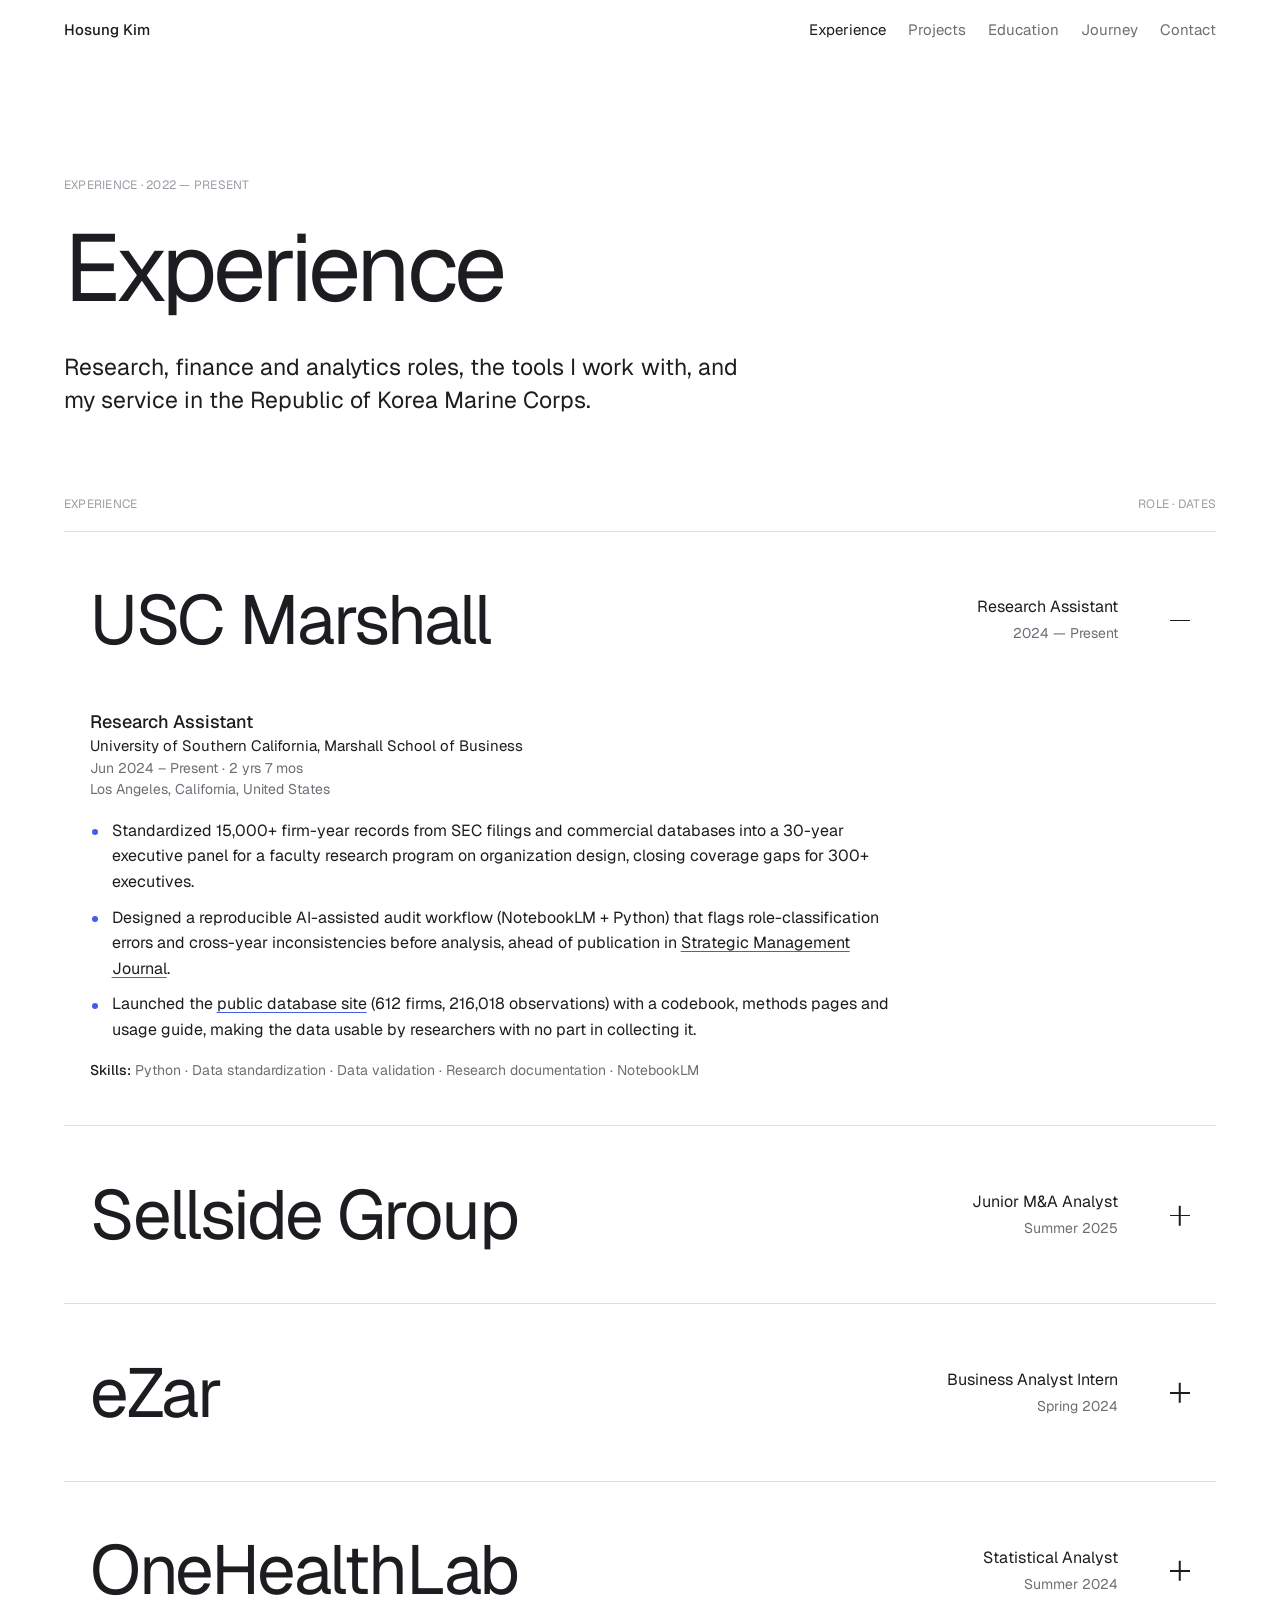
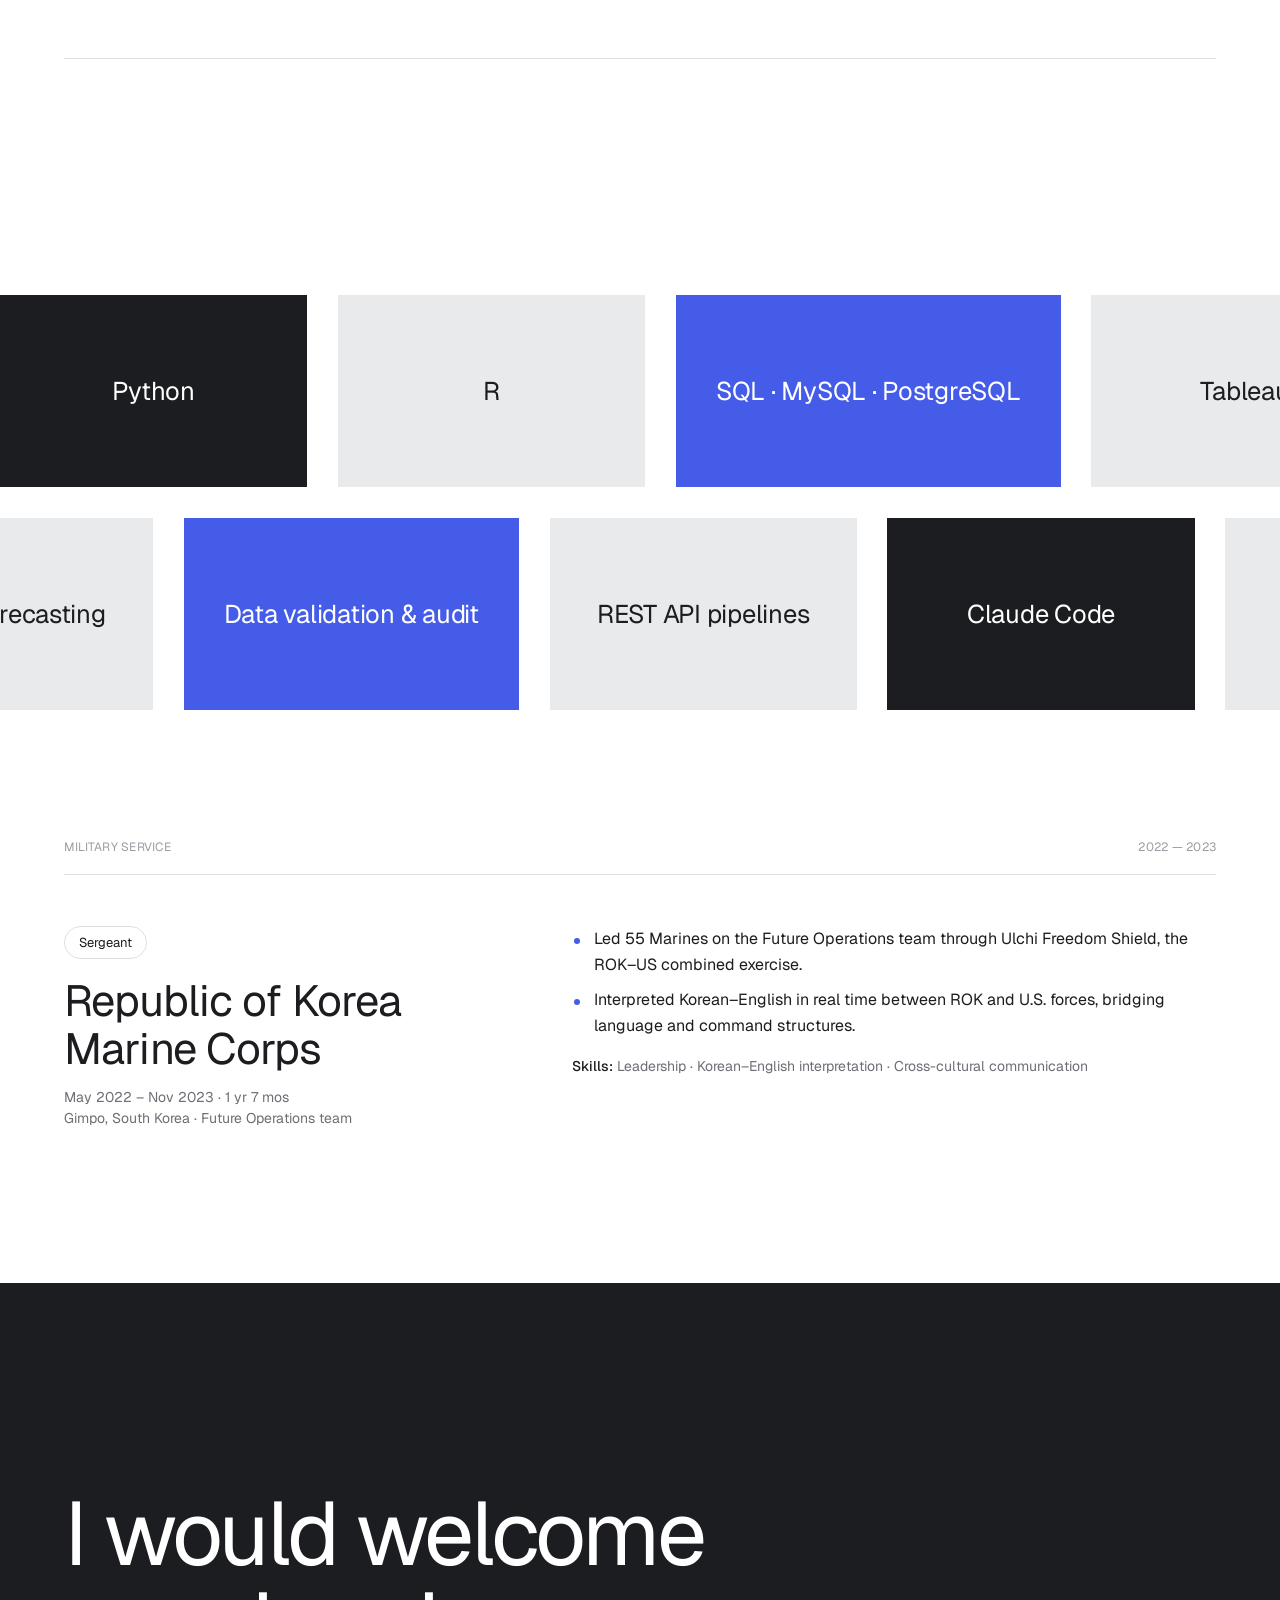
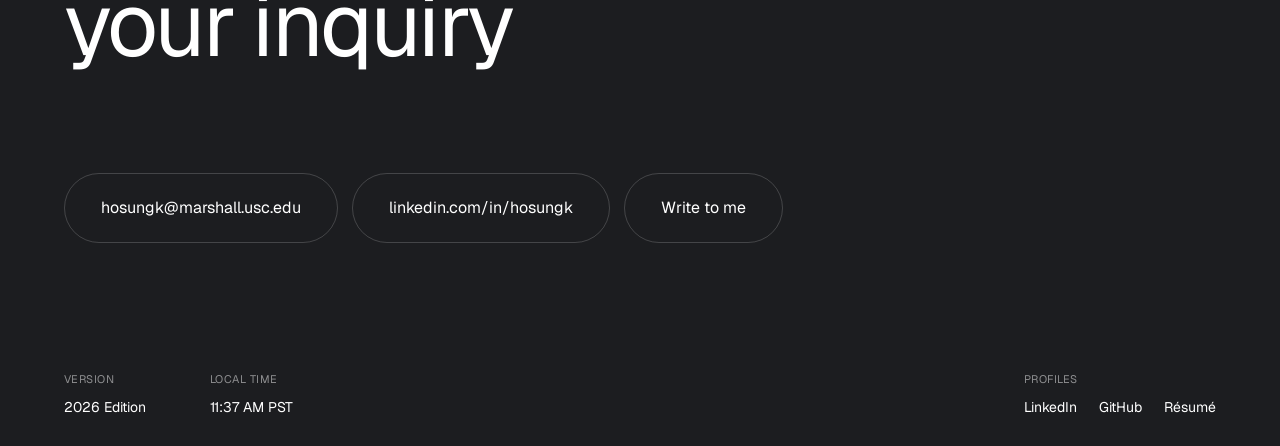
<file: experience.html>
<!doctype html>
<html lang="en">
<head>
<meta charset="utf-8">
<meta name="viewport" content="width=device-width, initial-scale=1, viewport-fit=cover">
<title>Experience · Hosung Kim</title>
<meta name="description" content="Hosung Kim: research, finance and analytics roles, skills and military service.">
<meta property="og:type" content="website">
<meta property="og:title" content="Experience · Hosung Kim">
<meta property="og:description" content="Hosung Kim: research, finance and analytics roles, skills and military service.">
<meta property="og:url" content="https://hosungkim48.github.io/experience.html">
<meta property="og:image" content="https://hosungkim48.github.io/assets/hosung-portrait.jpg">
<meta name="twitter:card" content="summary">
<link rel="icon" href="data:image/svg+xml,%3Csvg xmlns='http://www.w3.org/2000/svg' viewBox='0 0 64 64'%3E%3Ccircle cx='32' cy='32' r='32' fill='%231c1d20'/%3E%3Ctext x='32' y='42' font-family='Arial' font-size='28' fill='white' text-anchor='middle'%3EH%3C/text%3E%3C/svg%3E">
<link rel="preconnect" href="https://fonts.googleapis.com">
<link rel="preconnect" href="https://fonts.gstatic.com" crossorigin>
<link rel="stylesheet" href="https://fonts.googleapis.com/css2?family=Geist:wght@300;400;500;600&display=swap">
<link rel="stylesheet" href="styles.css?v=11">
<link rel="stylesheet" href="case.css?v=3">
</head>
<body>

<nav class="case-nav site" id="case-nav" aria-label="Main">
  <a class="brand" href="index.html">Hosung Kim</a>
  <ul>
    <li><a href="experience.html" aria-current="page">Experience</a></li>
    <li><a href="projects.html">Projects</a></li>
    <li><a href="education.html">Education</a></li>
    <li><a href="journey.html">Journey</a></li>
    <li><a href="index.html#contact">Contact</a></li>
  </ul>
</nav>

<main>
  <header class="case-hero wrap">
    <span class="eyebrow">Experience · 2022 — present</span>
    <h1>Experience</h1>
    <p class="lede">Research, finance and analytics roles, the tools I work with, and my service in the Republic of Korea Marine Corps.</p>
  </header>

  <!-- ============ EXPERIENCE ============ -->
  <section class="experience wrap" id="experience" aria-labelledby="exp-title">
    <div class="sec-head">
      <h2 id="exp-title" class="eyebrow">Experience</h2>
      <span class="eyebrow">Role · Dates</span>
    </div>

    <ul class="exp-list">

      <li class="exp" data-preview="0">
        <button class="exp-row" type="button" aria-expanded="false" aria-controls="exp-1">
          <span class="exp-co">USC Marshall</span>
          <span class="exp-meta"><span class="exp-role">Research Assistant</span><span class="exp-dates">2024 — Present</span></span>
          <span class="plus" aria-hidden="true"></span>
        </button>
        <div class="exp-body" id="exp-1">
          <div class="exp-inner">
            <div class="li-head">
              <div>
                <p class="li-title">Research Assistant</p>
                <p class="li-org">University of Southern California, Marshall School of Business</p>
                <p class="li-dim"><span class="dur" data-start="2024-06" data-end="present">Jun 2024 – Present</span></p>
                <p class="li-dim">Los Angeles, California, United States</p>
              </div>
            </div>
            <ul class="li-bullets">
              <li>Standardized 15,000+ firm-year records from SEC filings and commercial databases into a 30-year executive panel for a faculty research program on organization design, closing coverage gaps for 300+ executives.</li>
              <li>Designed a reproducible AI-assisted audit workflow (NotebookLM + Python) that flags role-classification errors and cross-year inconsistencies before analysis, ahead of publication in <a href="https://sms.onlinelibrary.wiley.com/doi/10.1002/smj.70029" target="_blank" rel="noopener">Strategic Management Journal</a>.</li>
              <li>Launched the <a href="https://organizationdesign.github.io/homepage/" target="_blank" rel="noopener">public database site</a> (612 firms, 216,018 observations) with a codebook, methods pages and usage guide, making the data usable by researchers with no part in collecting it.</li>
            </ul>
            <p class="li-skills"><strong>Skills:</strong> Python · Data standardization · Data validation · Research documentation · NotebookLM</p>
          </div>
        </div>
      </li>

      <li class="exp" data-preview="1">
        <button class="exp-row" type="button" aria-expanded="false" aria-controls="exp-2">
          <span class="exp-co">Sellside Group</span>
          <span class="exp-meta"><span class="exp-role">Junior M&amp;A Analyst</span><span class="exp-dates">Summer 2025</span></span>
          <span class="plus" aria-hidden="true"></span>
        </button>
        <div class="exp-body" id="exp-2">
          <div class="exp-inner">
            <div class="li-head">
              <div>
                <p class="li-title">Junior M&amp;A Analyst</p>
                <p class="li-org">Sellside Group</p>
                <p class="li-dim"><span class="dur" data-start="2025-05" data-end="2025-08">May 2025 – Aug 2025</span></p>
                <p class="li-dim">Dallas, Texas, United States</p>
              </div>
            </div>
            <ul class="li-bullets">
              <li>Presented deal rationale in 8 CEO meetings after running owner outreach for 3 lower-middle-market engagements (one buy-side, two sell-side) ahead of CIM delivery.</li>
              <li>Built repeatable sourcing, screening and outreach workflows by designing a HubSpot screening rubric from client mandate criteria, narrowing 100+ companies to 5 qualified targets.</li>
              <li>Wrote strategic-fit and competitive-dynamics assessments used in client CIMs by analyzing each business’s cost structure, customer concentration and supply-chain position.</li>
            </ul>
            <p class="li-skills"><strong>Skills:</strong> HubSpot CRM · Market screening · Business analysis · Client communication</p>
          </div>
        </div>
      </li>

      <li class="exp" data-preview="2">
        <button class="exp-row" type="button" aria-expanded="false" aria-controls="exp-3">
          <span class="exp-co">eZar</span>
          <span class="exp-meta"><span class="exp-role">Business Analyst Intern</span><span class="exp-dates">Spring 2024</span></span>
          <span class="plus" aria-hidden="true"></span>
        </button>
        <div class="exp-body" id="exp-3">
          <div class="exp-inner">
            <div class="li-head">
              <div>
                <p class="li-title">Business Analyst Intern</p>
                <p class="li-org">eZar · Internship</p>
                <p class="li-dim"><span class="dur" data-start="2024-04" data-end="2024-07">Apr 2024 – Jul 2024</span></p>
                <p class="li-dim">Seoul, South Korea · Hybrid</p>
              </div>
            </div>
            <ul class="li-bullets">
              <li>Built Python scripts that pulled selected financial metrics for a changing list of companies from external data APIs into the web platform, keeping client-facing data current without manual updates.</li>
              <li>Reworked API requests to fetch only the fields the platform displayed, reducing data transferred and speeding up page loads for users.</li>
              <li>Worked with the team to identify which financial metrics mattered most to investors, focusing data collection on the highest-priority figures.</li>
            </ul>
            <p class="li-skills"><strong>Skills:</strong> Python · REST APIs · Data pipelines · Automation</p>
          </div>
        </div>
      </li>

      <li class="exp" data-preview="3">
        <button class="exp-row" type="button" aria-expanded="false" aria-controls="exp-4">
          <span class="exp-co">OneHealthLab</span>
          <span class="exp-meta"><span class="exp-role">Statistical Analyst</span><span class="exp-dates">Summer 2024</span></span>
          <span class="plus" aria-hidden="true"></span>
        </button>
        <div class="exp-body" id="exp-4">
          <div class="exp-inner">
            <div class="li-head">
              <div>
                <p class="li-title">Statistical Analyst</p>
                <p class="li-org">OneHealthLab · Contract</p>
                <p class="li-dim"><span class="dur" data-start="2024-05" data-end="2024-06">May 2024 – Jun 2024</span></p>
                <p class="li-dim">Seoul, South Korea · Hybrid</p>
              </div>
            </div>
            <ul class="li-bullets">
              <li>Built an analysis-ready COVID-19 transmission network in R from raw case-level outbreak records, standardizing inconsistent records and resolving links between cases.</li>
              <li>Applied statistical methods to find patterns in the transmission networks, verifying output accuracy for the research team.</li>
              <li>Built data visualizations that contributed to a study published in <em>Emerging Infectious Diseases</em> (CDC), July 2025.</li>
            </ul>
            <p class="li-skills"><strong>Skills:</strong> R · Data cleaning · Network analysis · Data visualization</p>
          </div>
        </div>
      </li>
    </ul>

    <!-- Cursor-following preview (desktop only) -->
    <div class="preview" id="preview" aria-hidden="true">
      <div class="preview-slider" id="preview-slider">
        <div class="pv pv-1"><span class="pv-k">Executive panel</span><span class="pv-n">15,000+</span><span class="pv-s">firm-year records standardized</span></div>
        <div class="pv pv-2"><span class="pv-k">Deal sourcing</span><span class="pv-n">100+ → 5</span><span class="pv-s">companies screened to qualified targets</span></div>
        <div class="pv pv-3"><span class="pv-k">Data pipelines</span><span class="pv-n">API → web</span><span class="pv-s">client data kept current, no manual pulls</span></div>
        <div class="pv pv-4"><span class="pv-k">Published study</span><span class="pv-n">CDC · EID</span><span class="pv-s">visualizations for a 2025 journal article</span></div>
      </div>
      <span class="preview-cta">View</span>
    </div>
  </section>

  <!-- ============ TOOLKIT (scroll-driven sliding rows) ============ -->
  <section class="toolkit" aria-labelledby="tool-title">
    <div class="wrap"><div class="sec-head"><h2 id="tool-title" class="eyebrow">Skills &amp; tools</h2><span class="eyebrow">Tools · Methods</span></div></div>
    <div class="slide-row" data-dir="-1">
      <span class="tile t-dark">Python</span><span class="tile">R</span><span class="tile t-blue">SQL · MySQL · PostgreSQL</span><span class="tile">Tableau</span><span class="tile t-dark">Power BI</span><span class="tile">Excel · XLOOKUP · Pivot Tables</span><span class="tile t-blue">Git</span><span class="tile">scikit-learn · XGBoost</span>
    </div>
    <div class="slide-row" data-dir="1">
      <span class="tile">Regression</span><span class="tile t-dark">Quantile regression</span><span class="tile">ARIMA forecasting</span><span class="tile t-blue">Data validation &amp; audit</span><span class="tile">REST API pipelines</span><span class="tile t-dark">Claude Code</span><span class="tile">Lean Six Sigma</span><span class="tile t-blue">Agile / Scrum</span>
    </div>
  </section>

  <!-- ============ MILITARY SERVICE ============ -->
  <section class="service wrap" id="service" aria-labelledby="svc-title">
    <div class="sec-head">
      <h2 id="svc-title" class="eyebrow">Military service</h2>
      <span class="eyebrow">2022 — 2023</span>
    </div>
    <div class="svc reveal">
      <div class="svc-left">
        <p class="svc-rank">Sergeant</p>
        <h3>Republic of Korea Marine Corps</h3>
        <p class="li-dim"><span class="dur" data-start="2022-05" data-end="2023-11">May 2022 – Nov 2023</span></p>
        <p class="li-dim">Gimpo, South Korea · Future Operations team</p>
      </div>
      <div class="svc-right">
        <ul class="li-bullets">
          <li>Led 55 Marines on the Future Operations team through Ulchi Freedom Shield, the ROK–US combined exercise.</li>
          <li>Interpreted Korean–English in real time between ROK and U.S. forces, bridging language and command structures.</li>
        </ul>
        <p class="li-skills"><strong>Skills:</strong> Leadership · Korean–English interpretation · Cross-cultural communication</p>
      </div>
    </div>
  </section>
</main>

<footer class="contact page-foot" id="contact">
  <div class="wrap">
    <div class="contact-head">
      <h2>I would welcome<br>your inquiry</h2>
    </div>
    <div class="pills">
      <a class="pill magnetic" href="mailto:hosungk@marshall.usc.edu"><span class="fill"></span><span class="label">hosungk@marshall.usc.edu</span></a>
      <a class="pill magnetic" href="https://www.linkedin.com/in/hosungk" target="_blank" rel="noopener"><span class="fill"></span><span class="label">linkedin.com/in/hosungk</span></a>
      <a class="pill magnetic" href="index.html#contact-form"><span class="fill"></span><span class="label">Write to me</span></a>
    </div>
    <div class="footbar">
      <div class="fb-col">
        <span class="fb-k">Version</span><span>2026 Edition</span>
      </div>
      <div class="fb-col">
        <span class="fb-k">Local time</span><span id="clock">Los Angeles</span>
      </div>
      <div class="fb-col fb-socials">
        <span class="fb-k">Profiles</span>
        <span><a href="https://www.linkedin.com/in/hosungk" target="_blank" rel="noopener">LinkedIn</a><a href="https://github.com/HosungKim48" target="_blank" rel="noopener">GitHub</a><a href="assets/Hosung_Kim_Resume.pdf" target="_blank" rel="noopener">Résumé</a></span>
      </div>
    </div>
  </div>
</footer>

<script src="main.js?v=6" defer></script>
</body>
</html>
</file>
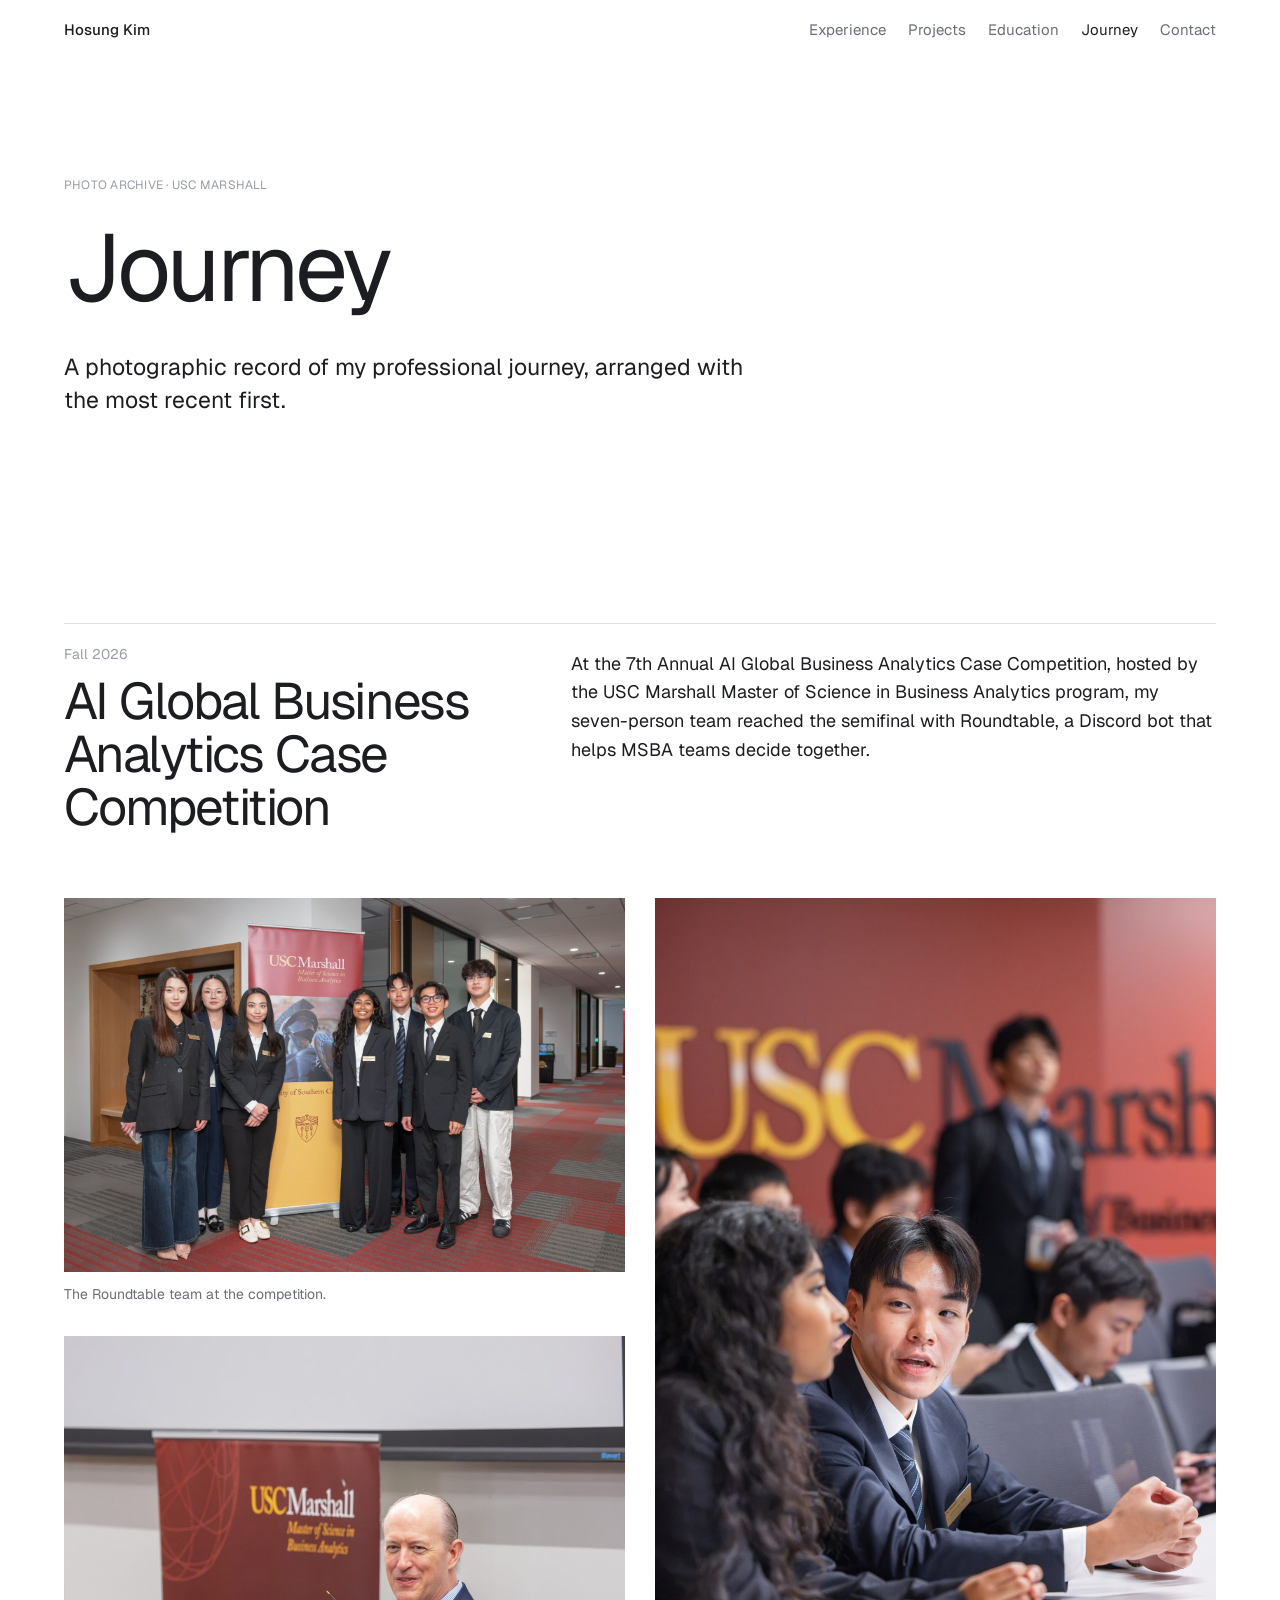
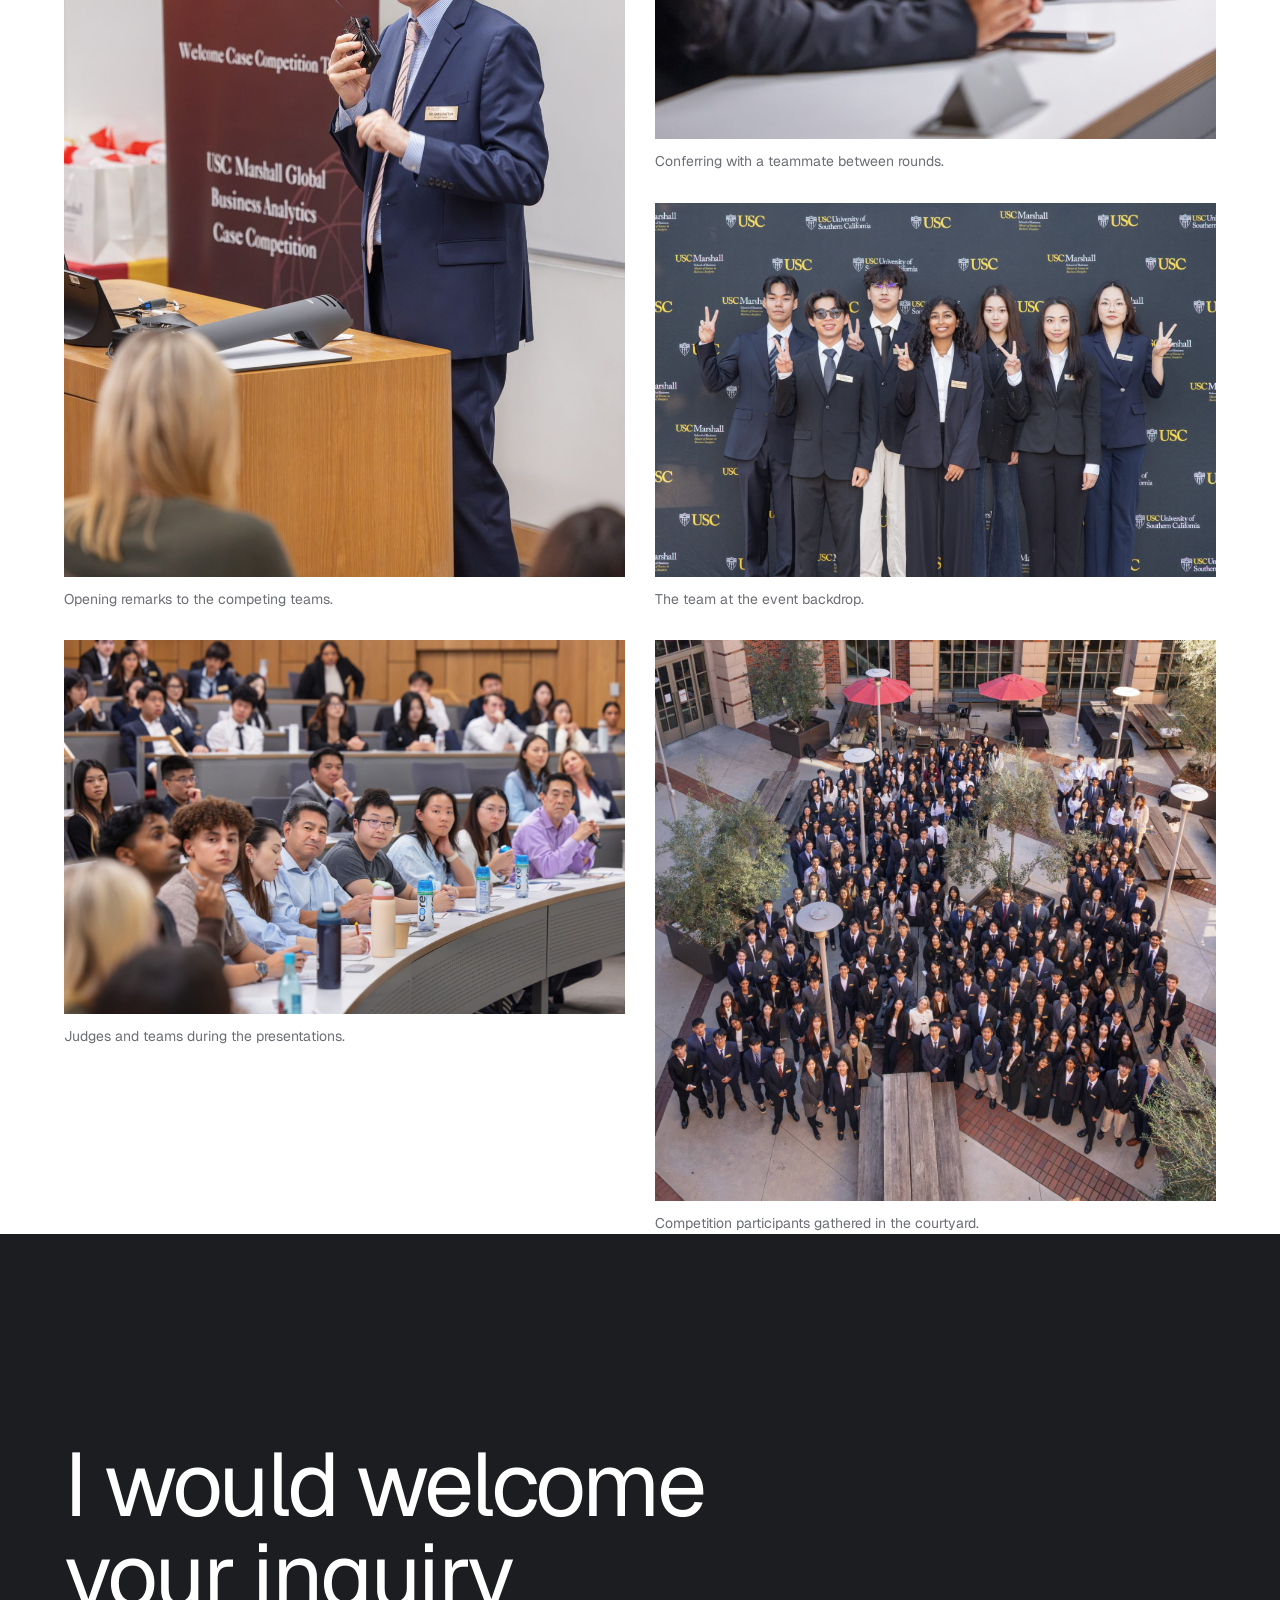
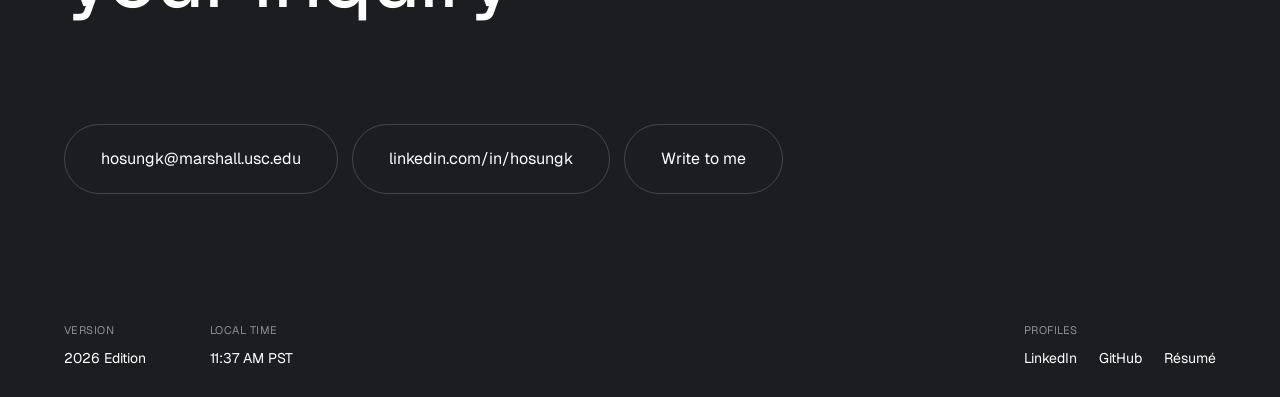
<file: journey.html>
<!doctype html>
<html lang="en">
<head>
<meta charset="utf-8">
<meta name="viewport" content="width=device-width, initial-scale=1, viewport-fit=cover">
<title>Journey · Hosung Kim</title>
<meta name="description" content="A photographic record of Hosung Kim's professional journey at the USC Marshall School of Business.">
<meta property="og:type" content="website">
<meta property="og:title" content="Journey · Hosung Kim">
<meta property="og:description" content="A photographic record of Hosung Kim's professional journey at the USC Marshall School of Business.">
<meta property="og:url" content="https://hosungkim48.github.io/journey.html">
<meta property="og:image" content="https://hosungkim48.github.io/assets/journey/case-team.jpg">
<meta name="twitter:card" content="summary_large_image">
<link rel="icon" href="data:image/svg+xml,%3Csvg xmlns='http://www.w3.org/2000/svg' viewBox='0 0 64 64'%3E%3Ccircle cx='32' cy='32' r='32' fill='%231c1d20'/%3E%3Ctext x='32' y='42' font-family='Arial' font-size='28' fill='white' text-anchor='middle'%3EH%3C/text%3E%3C/svg%3E">
<link rel="preconnect" href="https://fonts.googleapis.com">
<link rel="preconnect" href="https://fonts.gstatic.com" crossorigin>
<link rel="stylesheet" href="https://fonts.googleapis.com/css2?family=Geist:wght@300;400;500;600&display=swap">
<link rel="stylesheet" href="styles.css?v=11">
<link rel="stylesheet" href="case.css?v=3">
<style>
/* Journey page: photo archive */
.album { columns: 2; column-gap: clamp(16px, 2.4vw, 32px); }
.shot { break-inside: avoid; margin: 0 0 clamp(16px, 2.4vw, 32px); }
.shot a { display: block; overflow: hidden; background: var(--soft); }
.shot img { display: block; width: 100%; height: auto; transition: transform 0.8s var(--ease-out); }
.shot a:hover img { transform: scale(1.025); }
.shot figcaption { font-size: 14px; line-height: 1.5; color: var(--muted); padding-top: 12px; }
@media (max-width: 640px) { .album { columns: 1; } }
</style>
</head>
<body>

<nav class="case-nav site" id="case-nav" aria-label="Main">
  <a class="brand" href="index.html">Hosung Kim</a>
  <ul>
    <li><a href="experience.html">Experience</a></li>
    <li><a href="projects.html">Projects</a></li>
    <li><a href="education.html">Education</a></li>
    <li><a href="journey.html" aria-current="page">Journey</a></li>
    <li><a href="index.html#contact">Contact</a></li>
  </ul>
</nav>

<main>
  <header class="case-hero wrap">
    <span class="eyebrow">Photo archive · USC Marshall</span>
    <h1>Journey</h1>
    <p class="lede">A photographic record of my professional journey, arranged with the most recent first.</p>
  </header>

  <!-- ============ Add new events above this one, newest first ============ -->
  <section class="chapter wrap" id="case-competition-2026">
    <div class="chapter-head reveal">
      <div><span class="num">Fall 2026</span><h2>AI Global Business Analytics Case Competition</h2></div>
      <p>At the 7th Annual AI Global Business Analytics Case Competition, hosted by the USC Marshall Master of Science in Business Analytics program, my seven-person team reached the semifinal with Roundtable, a Discord bot that helps MSBA teams decide together.</p>
    </div>

    <div class="album">
      <figure class="shot reveal">
        <a href="assets/journey/case-team.jpg" target="_blank" rel="noopener"><img src="assets/journey/case-team.jpg" alt="Seven team members in business attire standing beside a USC Marshall Master of Science in Business Analytics banner" width="1600" height="1067" loading="lazy"></a>
        <figcaption>The Roundtable team at the competition.</figcaption>
      </figure>
      <figure class="shot reveal">
        <a href="assets/journey/case-opening.jpg" target="_blank" rel="noopener"><img src="assets/journey/case-opening.jpg" alt="A faculty member giving opening remarks beside a banner welcoming the case competition teams" width="1067" height="1600" loading="lazy"></a>
        <figcaption>Opening remarks to the competing teams.</figcaption>
      </figure>
      <figure class="shot reveal">
        <a href="assets/journey/case-audience.jpg" target="_blank" rel="noopener"><img src="assets/journey/case-audience.jpg" alt="Judges and students seated in a lecture hall, listening to a presentation" width="1600" height="1067" loading="lazy"></a>
        <figcaption>Judges and teams during the presentations.</figcaption>
      </figure>
      <figure class="shot reveal">
        <a href="assets/journey/case-discussion.jpg" target="_blank" rel="noopener"><img src="assets/journey/case-discussion.jpg" alt="Hosung Kim conferring with a teammate in front of a USC Marshall wall sign" width="1067" height="1600" loading="lazy"></a>
        <figcaption>Conferring with a teammate between rounds.</figcaption>
      </figure>
      <figure class="shot reveal">
        <a href="assets/journey/case-team-backdrop.jpg" target="_blank" rel="noopener"><img src="assets/journey/case-team-backdrop.jpg" alt="The seven team members posing in front of a USC Marshall step-and-repeat backdrop" width="1600" height="1067" loading="lazy"></a>
        <figcaption>The team at the event backdrop.</figcaption>
      </figure>
      <figure class="shot reveal">
        <a href="assets/journey/case-cohort.jpg" target="_blank" rel="noopener"><img src="assets/journey/case-cohort.jpg" alt="Overhead view of the competition participants gathered in a courtyard" width="1500" height="1500" loading="lazy"></a>
        <figcaption>Competition participants gathered in the courtyard.</figcaption>
      </figure>
    </div>
  </section>
</main>

<footer class="contact page-foot" id="contact">
  <div class="wrap">
    <div class="contact-head">
      <h2>I would welcome<br>your inquiry</h2>
    </div>
    <div class="pills">
      <a class="pill magnetic" href="mailto:hosungk@marshall.usc.edu"><span class="fill"></span><span class="label">hosungk@marshall.usc.edu</span></a>
      <a class="pill magnetic" href="https://www.linkedin.com/in/hosungk" target="_blank" rel="noopener"><span class="fill"></span><span class="label">linkedin.com/in/hosungk</span></a>
      <a class="pill magnetic" href="index.html#contact-form"><span class="fill"></span><span class="label">Write to me</span></a>
    </div>
    <div class="footbar">
      <div class="fb-col">
        <span class="fb-k">Version</span><span>2026 Edition</span>
      </div>
      <div class="fb-col">
        <span class="fb-k">Local time</span><span id="clock">Los Angeles</span>
      </div>
      <div class="fb-col fb-socials">
        <span class="fb-k">Profiles</span>
        <span><a href="https://www.linkedin.com/in/hosungk" target="_blank" rel="noopener">LinkedIn</a><a href="https://github.com/HosungKim48" target="_blank" rel="noopener">GitHub</a><a href="assets/Hosung_Kim_Resume.pdf" target="_blank" rel="noopener">Résumé</a></span>
      </div>
    </div>
  </div>
</footer>

<script src="main.js?v=6" defer></script>
</body>
</html>
</file>
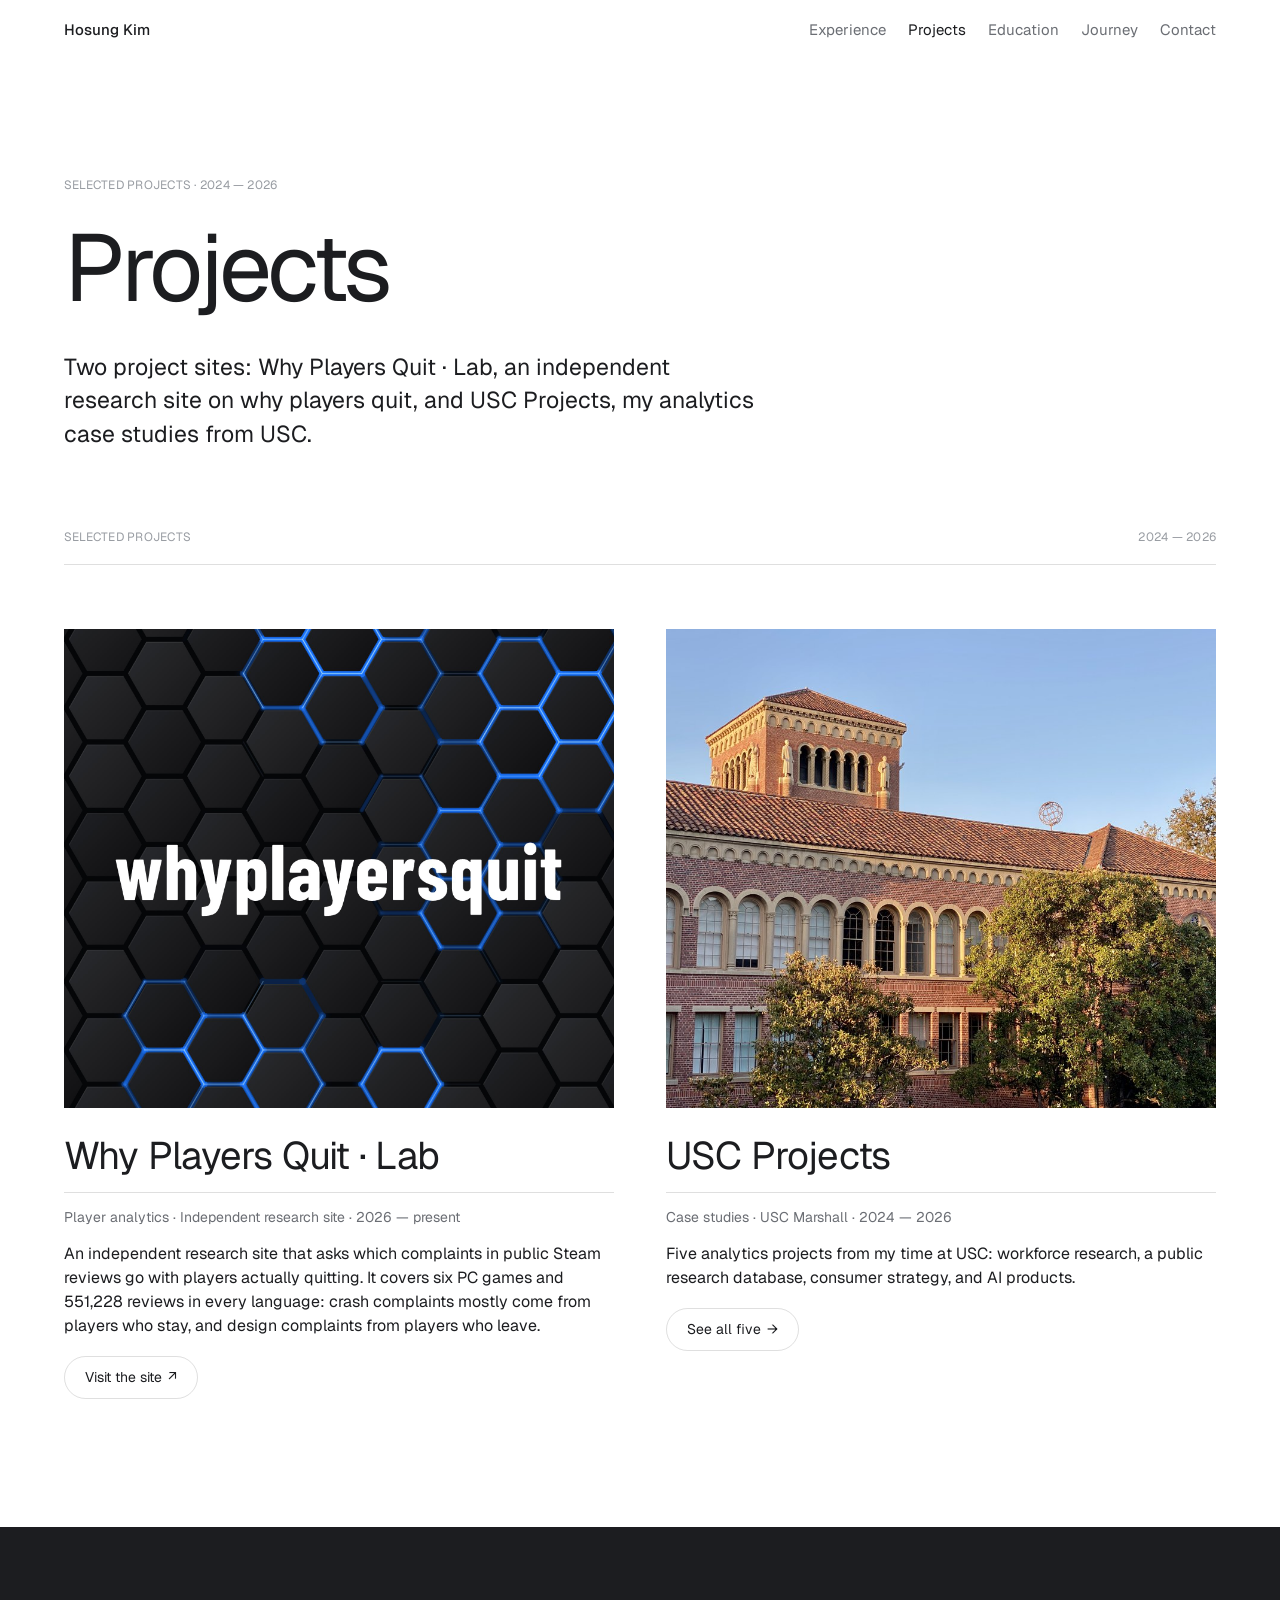
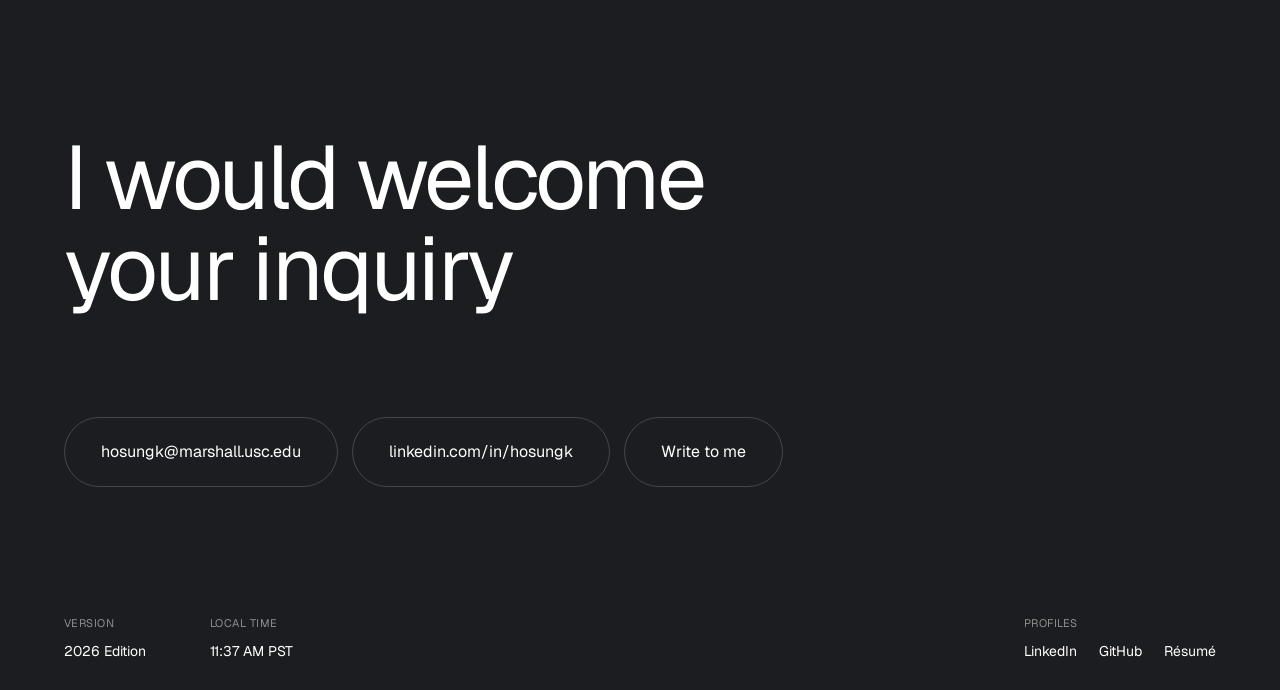
<file: projects.html>
<!doctype html>
<html lang="en">
<head>
<meta charset="utf-8">
<meta name="viewport" content="width=device-width, initial-scale=1, viewport-fit=cover">
<title>Projects · Hosung Kim</title>
<meta name="description" content="Projects by Hosung Kim: Why Players Quit · Lab, an independent player-analytics research site, and USC Projects, a collection of analytics case studies.">
<meta property="og:type" content="website">
<meta property="og:title" content="Projects · Hosung Kim">
<meta property="og:description" content="Projects by Hosung Kim: Why Players Quit · Lab, an independent player-analytics research site, and USC Projects, a collection of analytics case studies.">
<meta property="og:url" content="https://hosungkim48.github.io/projects.html">
<meta property="og:image" content="https://hosungkim48.github.io/assets/hosung-portrait.jpg">
<meta name="twitter:card" content="summary">
<link rel="icon" href="data:image/svg+xml,%3Csvg xmlns='http://www.w3.org/2000/svg' viewBox='0 0 64 64'%3E%3Ccircle cx='32' cy='32' r='32' fill='%231c1d20'/%3E%3Ctext x='32' y='42' font-family='Arial' font-size='28' fill='white' text-anchor='middle'%3EH%3C/text%3E%3C/svg%3E">
<link rel="preconnect" href="https://fonts.googleapis.com">
<link rel="preconnect" href="https://fonts.gstatic.com" crossorigin>
<link rel="stylesheet" href="https://fonts.googleapis.com/css2?family=Geist:wght@300;400;500;600&display=swap">
<link rel="stylesheet" href="styles.css?v=13">
<link rel="stylesheet" href="case.css?v=3">
</head>
<body>

<nav class="case-nav site" id="case-nav" aria-label="Main">
  <a class="brand" href="index.html">Hosung Kim</a>
  <ul>
    <li><a href="experience.html">Experience</a></li>
    <li><a href="projects.html" aria-current="page">Projects</a></li>
    <li><a href="education.html">Education</a></li>
    <li><a href="journey.html">Journey</a></li>
    <li><a href="index.html#contact">Contact</a></li>
  </ul>
</nav>

<main>
  <header class="case-hero wrap">
    <span class="eyebrow">Selected projects · 2024 — 2026</span>
    <h1>Projects</h1>
    <p class="lede">Two project sites: Why Players Quit · Lab, an independent research site on why players quit, and USC Projects, my analytics case studies from USC.</p>
  </header>

  <!-- ============ PROJECTS ============ -->
  <section class="projects wrap" id="projects" aria-labelledby="proj-title">
    <div class="sec-head">
      <h2 id="proj-title" class="eyebrow">Selected projects</h2>
      <span class="eyebrow">2024 — 2026</span>
    </div>

    <div class="proj-grid">

      <article class="proj reveal">
        <a class="proj-panel" href="https://hosungkim48.github.io/whyplayersquit-lab/" target="_blank" rel="noopener" aria-label="Open the Why Players Quit · Lab site">
          <img src="assets/whyplayersquit-card.jpg" alt="Why Players Quit · Lab" width="1840" height="1600" style="width:100%;height:100%;object-fit:cover">
        </a>
        <div class="proj-text">
          <h3>Why Players Quit · Lab</h3>
          <p class="proj-tag">Player analytics · Independent research site · 2026 — present</p>
          <p>An independent research site that asks which complaints in public Steam reviews go with players actually quitting. It covers six PC games and 551,228 reviews in every language: crash complaints mostly come from players who stay, and design complaints from players who leave.</p>
          <a class="proj-link" href="https://hosungkim48.github.io/whyplayersquit-lab/" target="_blank" rel="noopener">Visit the site <span aria-hidden="true">↗</span></a>
        </div>
      </article>

      <article class="proj reveal">
        <a class="proj-panel" href="usc-projects/" aria-label="Open USC Projects">
          <img src="assets/usc-projects-card.jpg" alt="Bovard Auditorium tower at USC at sunset" width="920" height="800" style="width:100%;height:100%;object-fit:cover">
        </a>
        <div class="proj-text">
          <h3>USC Projects</h3>
          <p class="proj-tag">Case studies · USC Marshall · 2024 — 2026</p>
          <p>Five analytics projects from my time at USC: workforce research, a public research database, consumer strategy, and AI products.</p>
          <a class="proj-link" href="usc-projects/">See all five <span aria-hidden="true">→</span></a>
        </div>
      </article>

    </div>
  </section>
</main>

<footer class="contact page-foot" id="contact">
  <div class="wrap">
    <div class="contact-head">
      <h2>I would welcome<br>your inquiry</h2>
    </div>
    <div class="pills">
      <a class="pill magnetic" href="mailto:hosungk@marshall.usc.edu"><span class="fill"></span><span class="label">hosungk@marshall.usc.edu</span></a>
      <a class="pill magnetic" href="https://www.linkedin.com/in/hosungk" target="_blank" rel="noopener"><span class="fill"></span><span class="label">linkedin.com/in/hosungk</span></a>
      <a class="pill magnetic" href="index.html#contact-form"><span class="fill"></span><span class="label">Write to me</span></a>
    </div>
    <div class="footbar">
      <div class="fb-col">
        <span class="fb-k">Version</span><span>2026 Edition</span>
      </div>
      <div class="fb-col">
        <span class="fb-k">Local time</span><span id="clock">Los Angeles</span>
      </div>
      <div class="fb-col fb-socials">
        <span class="fb-k">Profiles</span>
        <span><a href="https://www.linkedin.com/in/hosungk" target="_blank" rel="noopener">LinkedIn</a><a href="https://github.com/HosungKim48" target="_blank" rel="noopener">GitHub</a><a href="assets/Hosung_Kim_Resume.pdf" target="_blank" rel="noopener">Résumé</a></span>
      </div>
    </div>
  </div>
</footer>

<script src="main.js?v=6" defer></script>
</body>
</html>
</file>
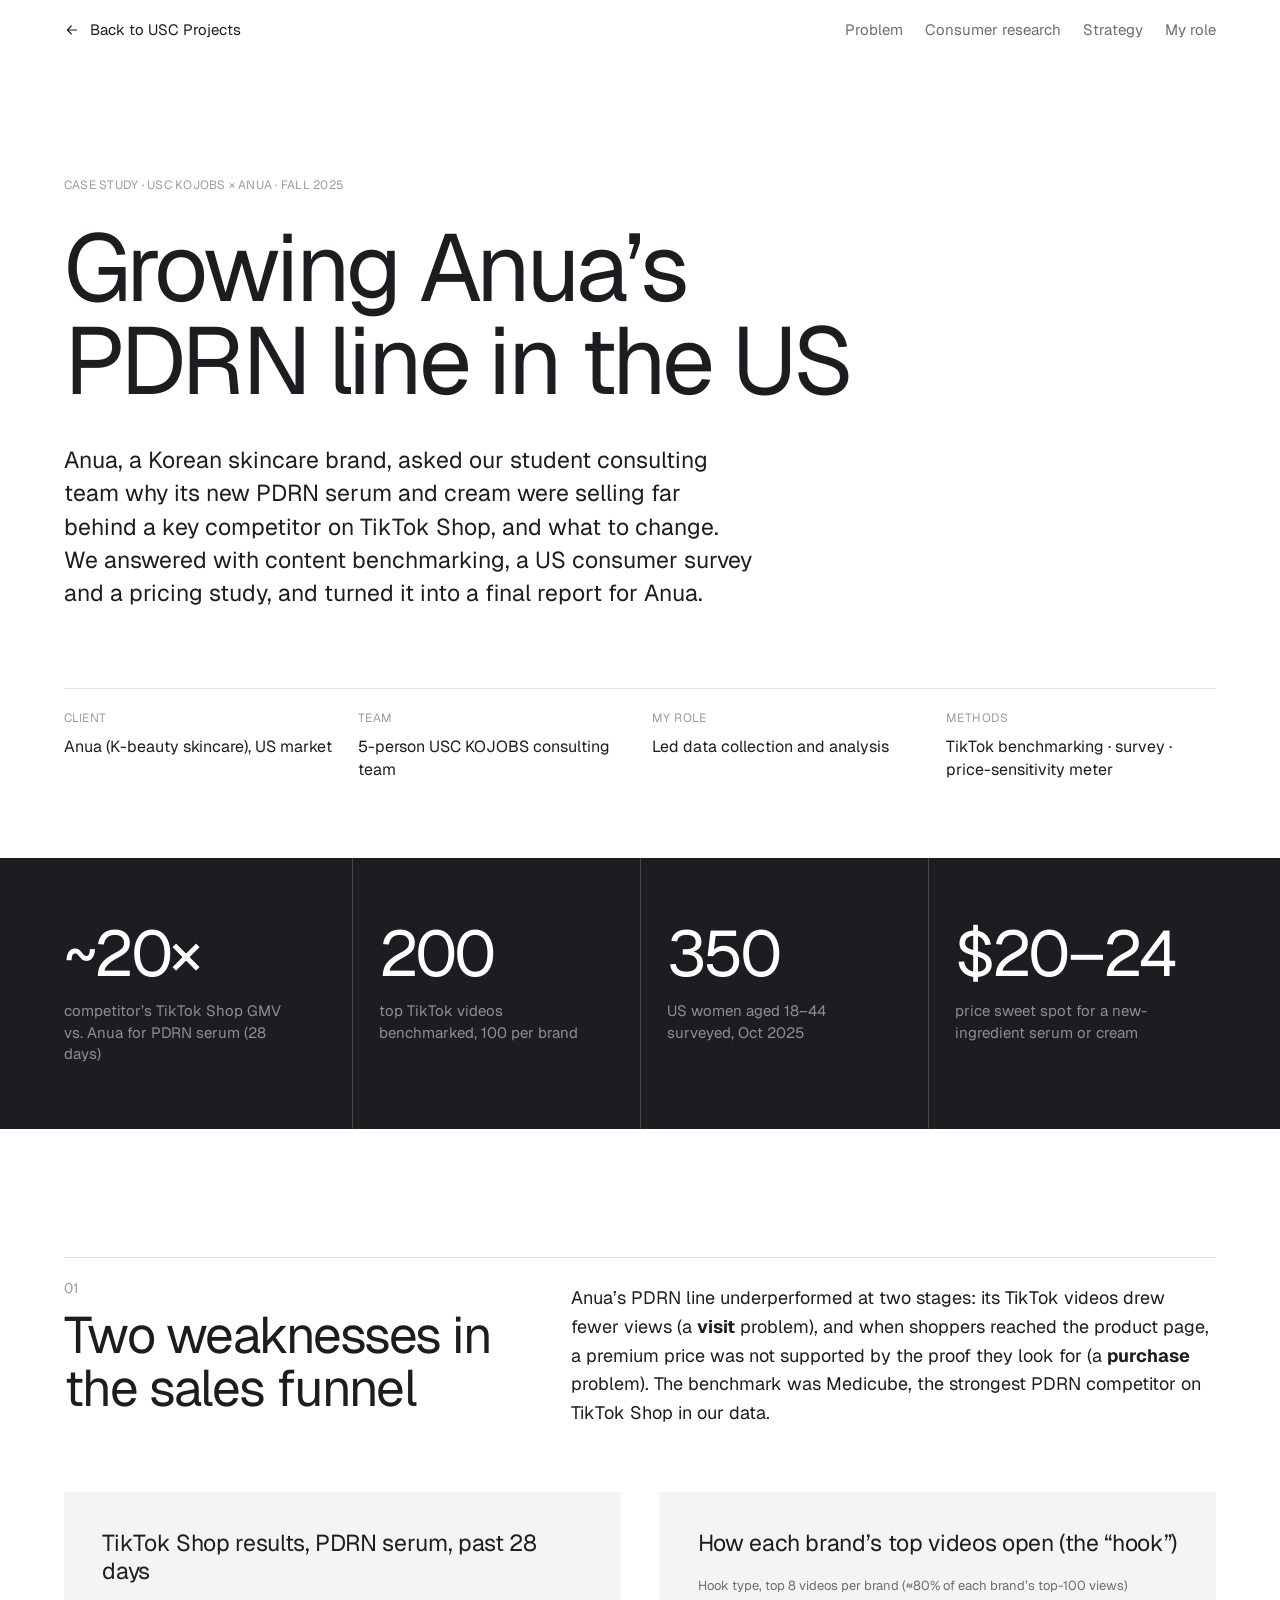
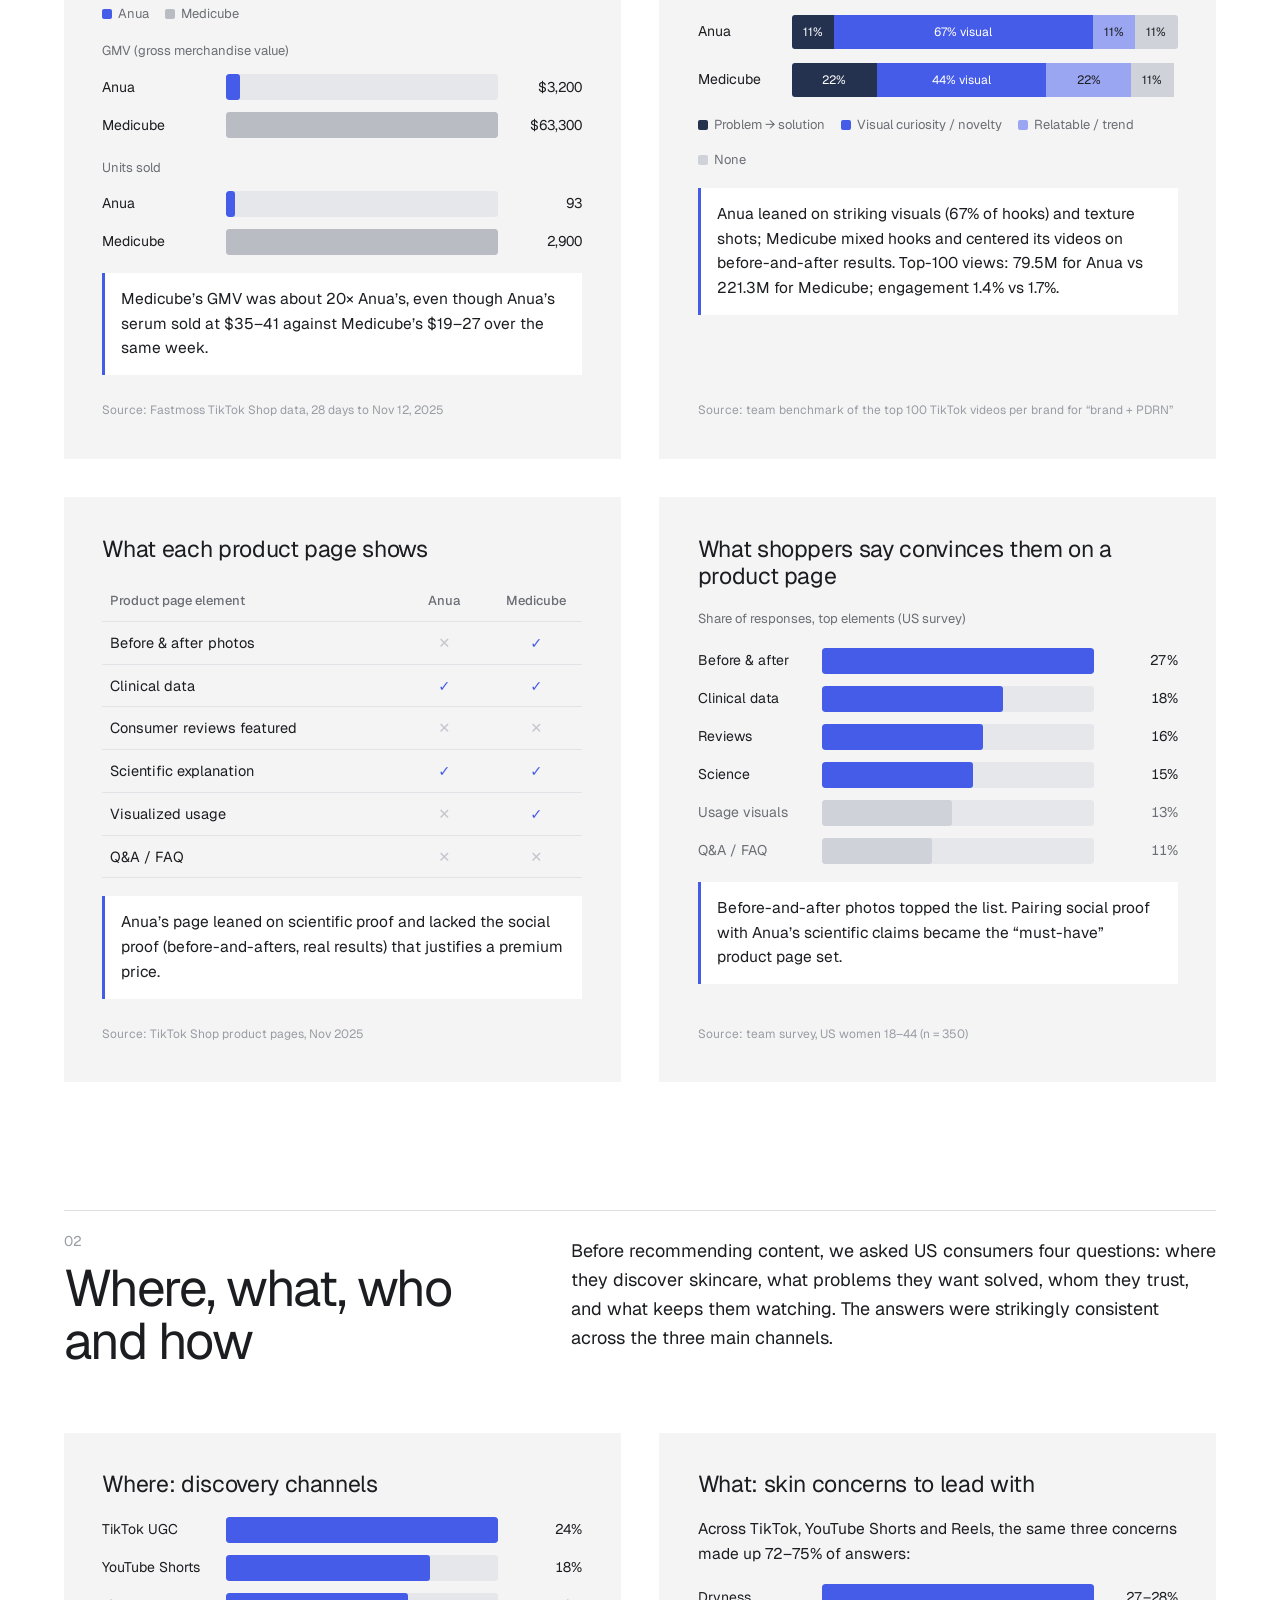
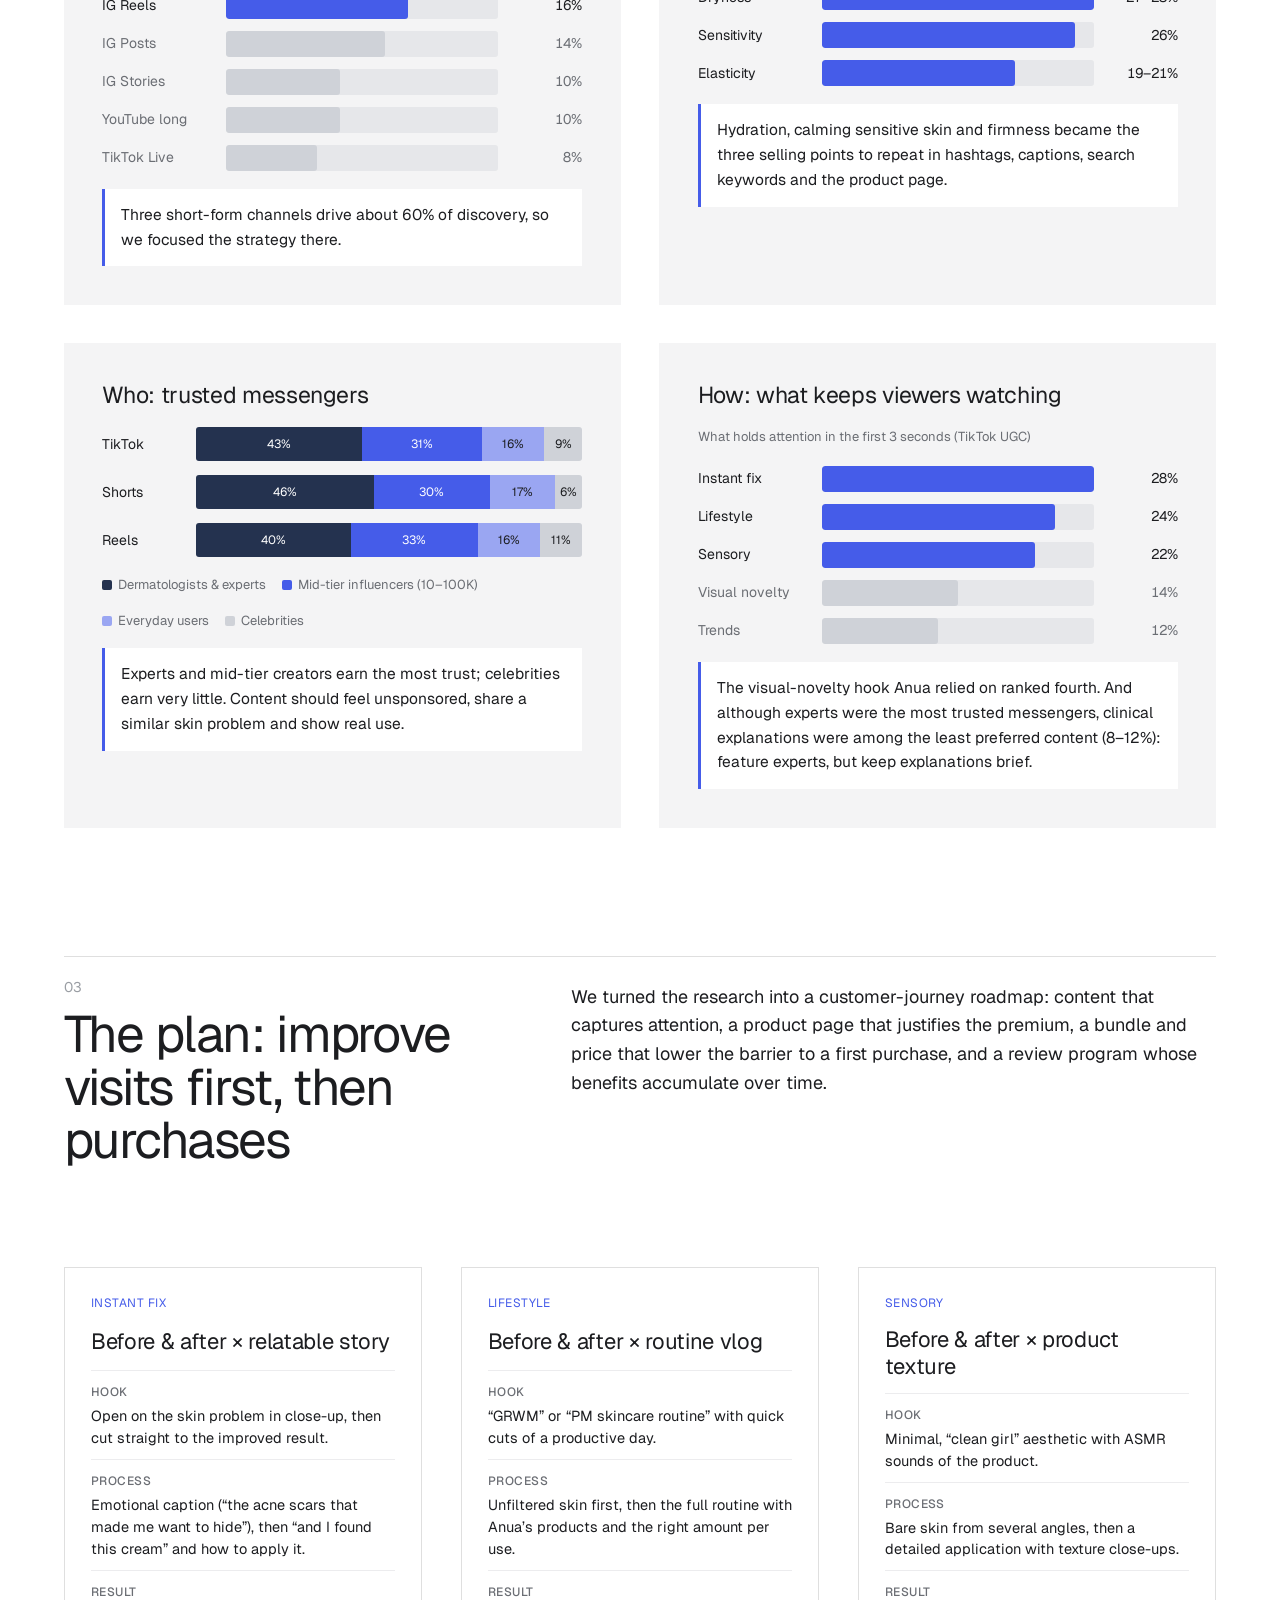
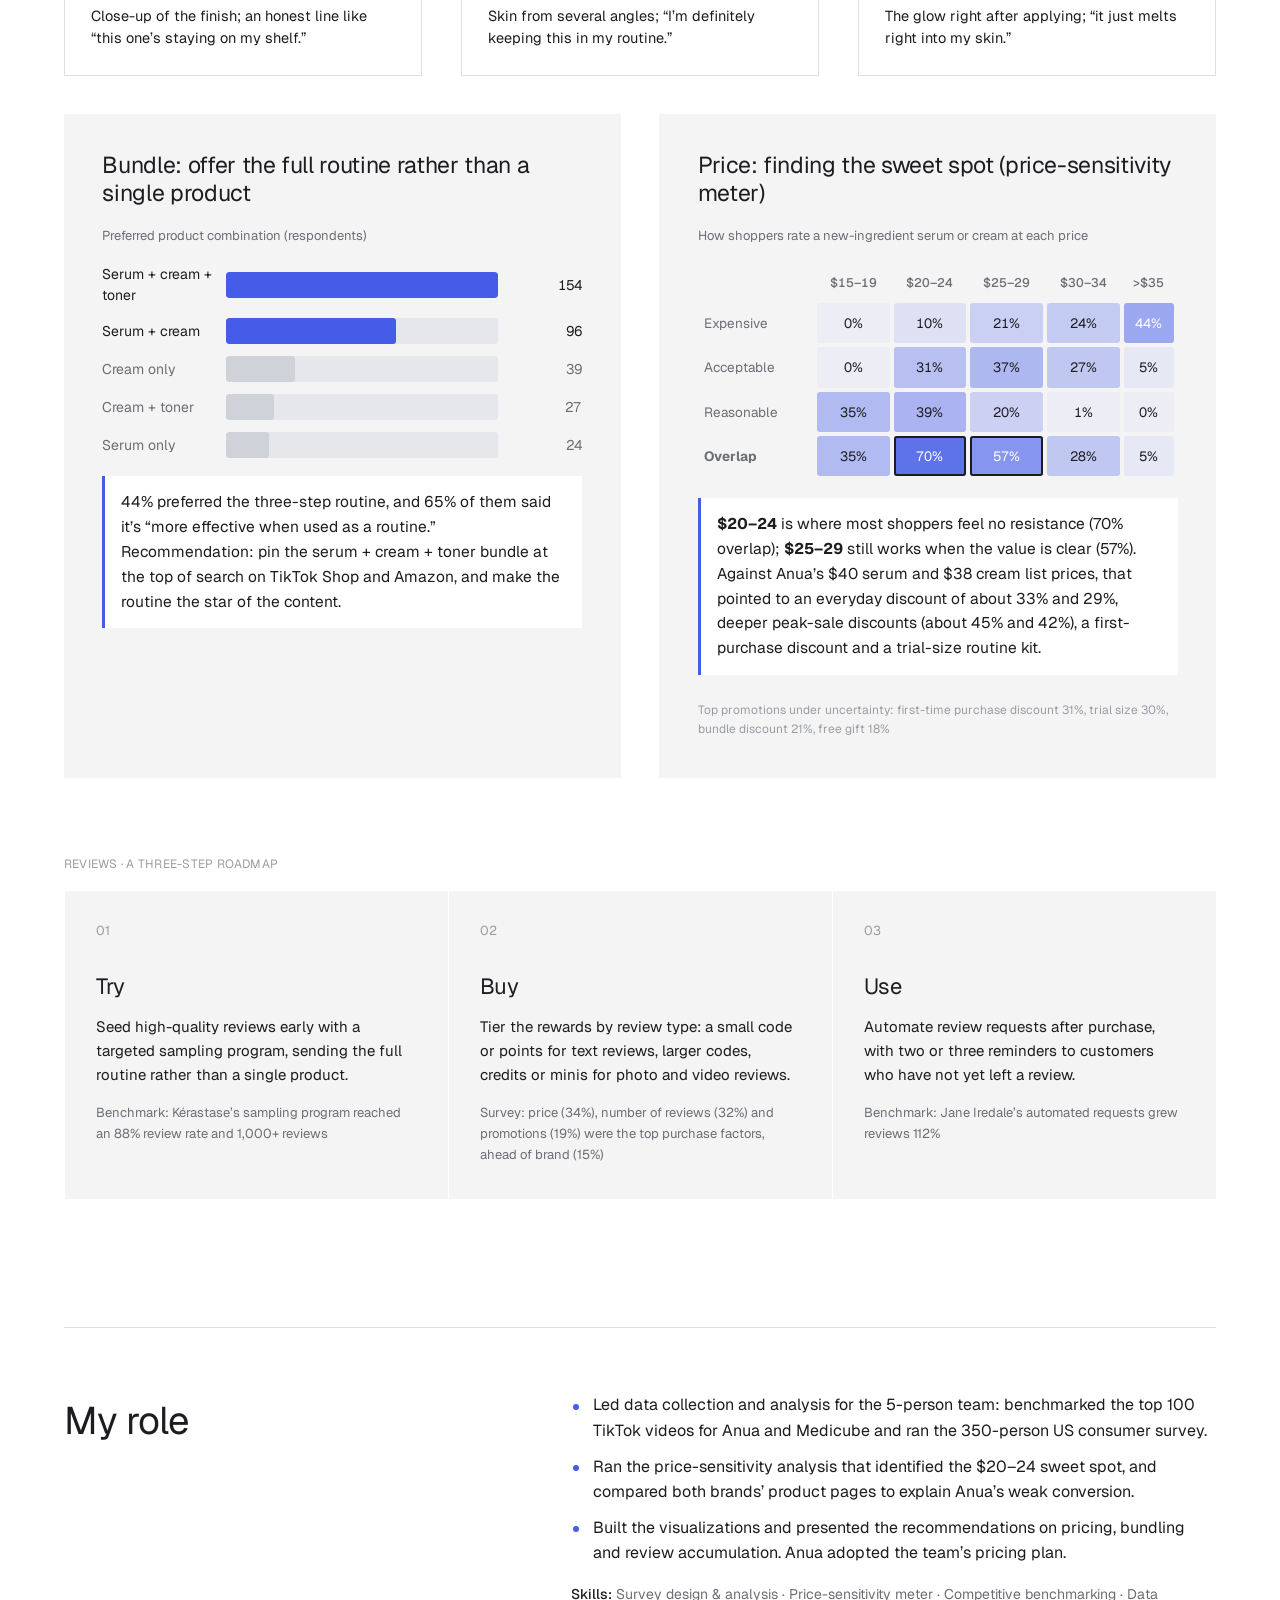
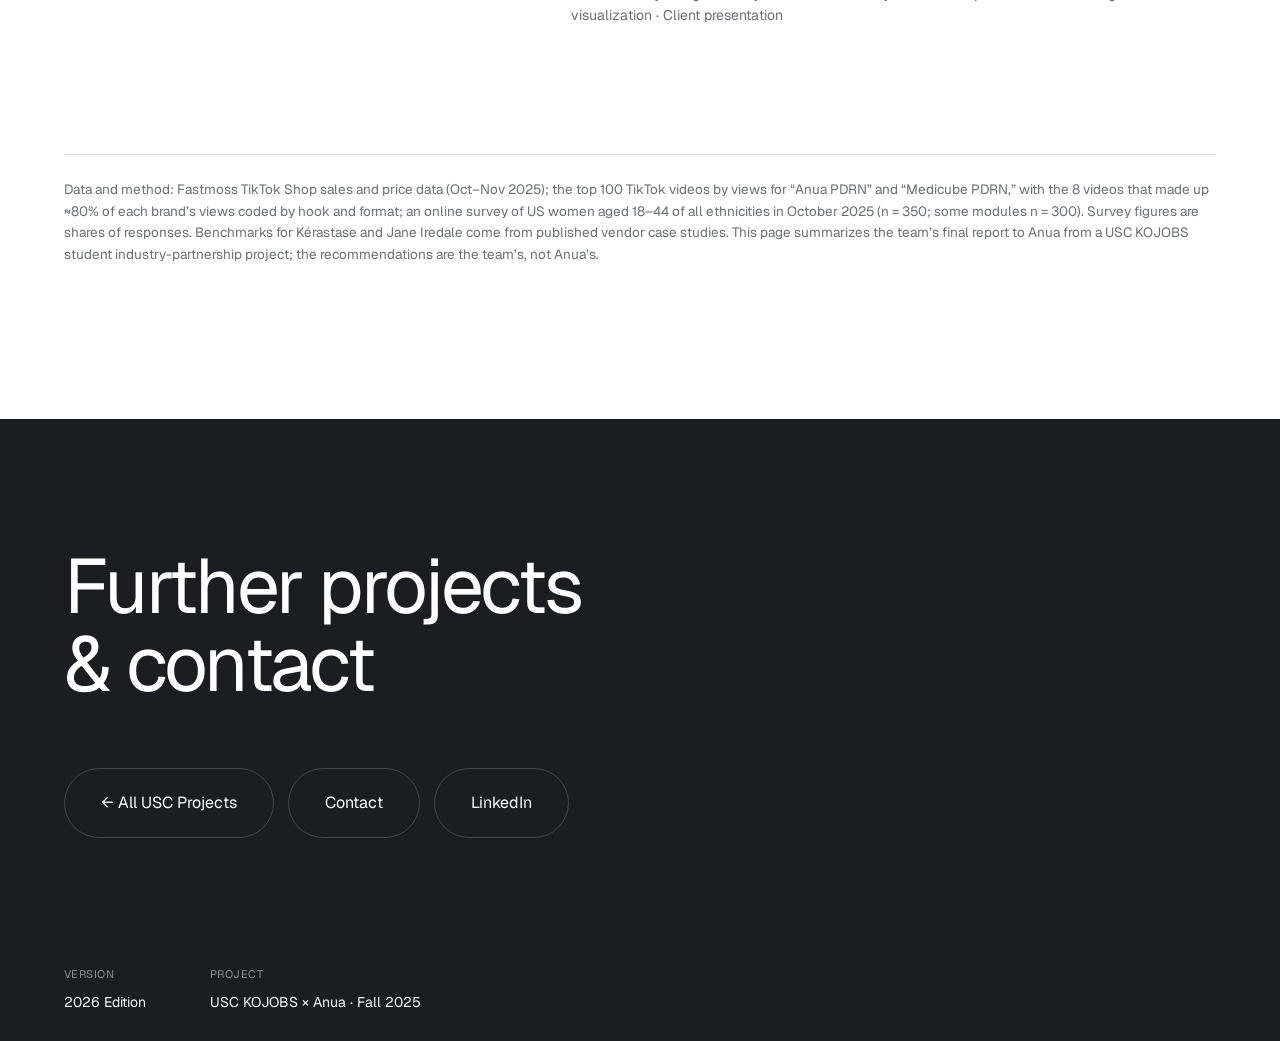
<file: projects/anua.html>
<!doctype html>
<html lang="en">
<head>
<meta charset="utf-8">
<meta name="viewport" content="width=device-width, initial-scale=1, viewport-fit=cover">
<title>Anua × USC KOJOBS · Hosung Kim</title>
<meta name="description" content="Case study: a US growth strategy for Anua's PDRN skincare line. TikTok content benchmarking, a 350-person US consumer survey, price-sensitivity analysis and a review roadmap. USC KOJOBS, Fall 2025.">
<meta property="og:type" content="article">
<meta property="og:title" content="Anua × USC KOJOBS · Hosung Kim">
<meta property="og:description" content="Case study: a US growth strategy for Anua's PDRN skincare line. TikTok content benchmarking, a 350-person US consumer survey, price-sensitivity analysis and a review roadmap. USC KOJOBS, Fall 2025.">
<meta property="og:url" content="https://hosungkim48.github.io/projects/anua.html">
<meta property="og:image" content="https://hosungkim48.github.io/assets/hosung-portrait.jpg">
<meta name="twitter:card" content="summary">
<link rel="icon" href="data:image/svg+xml,%3Csvg xmlns='http://www.w3.org/2000/svg' viewBox='0 0 64 64'%3E%3Ccircle cx='32' cy='32' r='32' fill='%231c1d20'/%3E%3Ctext x='32' y='42' font-family='Arial' font-size='28' fill='white' text-anchor='middle'%3EH%3C/text%3E%3C/svg%3E">
<link rel="preconnect" href="https://fonts.googleapis.com">
<link rel="preconnect" href="https://fonts.gstatic.com" crossorigin>
<link rel="stylesheet" href="https://fonts.googleapis.com/css2?family=Geist:wght@300;400;500;600&display=swap">
<link rel="stylesheet" href="../styles.css?v=11">
<link rel="stylesheet" href="../case.css?v=3">
</head>
<body>

<nav class="case-nav" id="case-nav" aria-label="Case study">
  <a class="back" href="../usc-projects/"><svg viewBox="0 0 24 24" class="arrow" aria-hidden="true"><path d="M19 12H5M11 6l-6 6 6 6"/></svg>Back to USC Projects</a>
  <ul>
    <li><a href="#problem">Problem</a></li>
    <li><a href="#voice">Consumer research</a></li>
    <li><a href="#strategy">Strategy</a></li>
    <li><a href="#role">My role</a></li>
  </ul>
</nav>

<main>
  <!-- ============ HERO ============ -->
  <header class="case-hero wrap">
    <span class="eyebrow">Case study · USC KOJOBS × Anua · Fall 2025</span>
    <h1>Growing Anua’s PDRN line in the US</h1>
    <p class="lede">Anua, a Korean skincare brand, asked our student consulting team why its new PDRN serum and cream were selling far behind a key competitor on TikTok Shop, and what to change. We answered with content benchmarking, a US consumer survey and a pricing study, and turned it into a final report for Anua.</p>
    <dl class="facts">
      <div><dt>Client</dt><dd>Anua (K-beauty skincare), US market</dd></div>
      <div><dt>Team</dt><dd>5-person USC KOJOBS consulting team</dd></div>
      <div><dt>My role</dt><dd>Led data collection and analysis</dd></div>
      <div><dt>Methods</dt><dd>TikTok benchmarking · survey · price-sensitivity meter</dd></div>
    </dl>
  </header>

  <!-- ============ KPI BAND ============ -->
  <section class="kpis" aria-label="Key figures">
    <div class="wrap kpi-row">
      <div class="kpi"><b>~20×</b><span>competitor’s TikTok Shop GMV vs. Anua for PDRN serum (28 days)</span></div>
      <div class="kpi"><b>200</b><span>top TikTok videos benchmarked, 100 per brand</span></div>
      <div class="kpi"><b>350</b><span>US women aged 18–44 surveyed, Oct 2025</span></div>
      <div class="kpi"><b>$20–24</b><span>price sweet spot for a new-ingredient serum or cream</span></div>
    </div>
  </section>

  <!-- ============ 01 PROBLEM ============ -->
  <section class="chapter wrap" id="problem">
    <div class="chapter-head reveal">
      <div><span class="num">01</span><h2>Two weaknesses in the sales funnel</h2></div>
      <p>Anua’s PDRN line underperformed at two stages: its TikTok videos drew fewer views (a <strong>visit</strong> problem), and when shoppers reached the product page, a premium price was not supported by the proof they look for (a <strong>purchase</strong> problem). The benchmark was Medicube, the strongest PDRN competitor on TikTok Shop in our data.</p>
    </div>

    <div class="grid2">
      <article class="card reveal">
        <h3>TikTok Shop results, PDRN serum, past 28 days</h3>
        <div class="legend"><span><i style="background:var(--anua)"></i>Anua</span><span><i style="background:var(--rival)"></i>Medicube</span></div>
        <div class="hbars">
          <p style="font-size:13px;color:var(--muted)">GMV (gross merchandise value)</p>
          <div class="hbar"><span>Anua</span><span class="track"><span class="fill" style="--w:5.1%"></span></span><span class="val">$3,200</span></div>
          <div class="hbar rival"><span>Medicube</span><span class="track"><span class="fill" style="--w:100%"></span></span><span class="val">$63,300</span></div>
          <p style="font-size:13px;color:var(--muted);margin-top:8px">Units sold</p>
          <div class="hbar"><span>Anua</span><span class="track"><span class="fill" style="--w:3.2%"></span></span><span class="val">93</span></div>
          <div class="hbar rival"><span>Medicube</span><span class="track"><span class="fill" style="--w:100%"></span></span><span class="val">2,900</span></div>
        </div>
        <p class="take">Medicube’s GMV was about 20× Anua’s, even though Anua’s serum sold at $35–41 against Medicube’s $19–27 over the same week.</p>
        <p class="src">Source: Fastmoss TikTok Shop data, 28 days to Nov 12, 2025</p>
      </article>

      <article class="card reveal">
        <h3>How each brand’s top videos open (the “hook”)</h3>
        <p style="font-size:13px;color:var(--muted)">Hook type, top 8 videos per brand (≈80% of each brand’s top-100 views)</p>
        <div class="stack">
          <div class="stack-row"><span>Anua</span><div class="stack-bar"><span class="c1" style="--w:11%">11%</span><span class="c2" style="--w:67%">67% visual</span><span class="c3" style="--w:11%">11%</span><span class="c4" style="--w:11%">11%</span></div></div>
          <div class="stack-row"><span>Medicube</span><div class="stack-bar"><span class="c1" style="--w:22%">22%</span><span class="c2" style="--w:44%">44% visual</span><span class="c3" style="--w:22%">22%</span><span class="c4" style="--w:11%">11%</span></div></div>
        </div>
        <div class="legend"><span><i class="c1"></i>Problem → solution</span><span><i class="c2"></i>Visual curiosity / novelty</span><span><i class="c3"></i>Relatable / trend</span><span><i class="c4"></i>None</span></div>
        <p class="take">Anua leaned on striking visuals (67% of hooks) and texture shots; Medicube mixed hooks and centered its videos on before-and-after results. Top-100 views: 79.5M for Anua vs 221.3M for Medicube; engagement 1.4% vs 1.7%.</p>
        <p class="src">Source: team benchmark of the top 100 TikTok videos per brand for “brand + PDRN”</p>
      </article>

      <article class="card reveal">
        <h3>What each product page shows</h3>
        <table class="checks">
          <thead><tr><th>Product page element</th><th>Anua</th><th>Medicube</th></tr></thead>
          <tbody>
            <tr><td>Before &amp; after photos</td><td class="no">✕</td><td class="yes">✓</td></tr>
            <tr><td>Clinical data</td><td class="yes">✓</td><td class="yes">✓</td></tr>
            <tr><td>Consumer reviews featured</td><td class="no">✕</td><td class="no">✕</td></tr>
            <tr><td>Scientific explanation</td><td class="yes">✓</td><td class="yes">✓</td></tr>
            <tr><td>Visualized usage</td><td class="no">✕</td><td class="yes">✓</td></tr>
            <tr><td>Q&amp;A / FAQ</td><td class="no">✕</td><td class="no">✕</td></tr>
          </tbody>
        </table>
        <p class="take">Anua’s page leaned on scientific proof and lacked the social proof (before-and-afters, real results) that justifies a premium price.</p>
        <p class="src">Source: TikTok Shop product pages, Nov 2025</p>
      </article>

      <article class="card reveal">
        <h3>What shoppers say convinces them on a product page</h3>
        <p style="font-size:13px;color:var(--muted)">Share of responses, top elements (US survey)</p>
        <div class="hbars">
          <div class="hbar"><span>Before &amp; after</span><span class="track"><span class="fill" style="--w:100%"></span></span><span class="val">27%</span></div>
          <div class="hbar"><span>Clinical data</span><span class="track"><span class="fill" style="--w:66.7%"></span></span><span class="val">18%</span></div>
          <div class="hbar"><span>Reviews</span><span class="track"><span class="fill" style="--w:59.3%"></span></span><span class="val">16%</span></div>
          <div class="hbar"><span>Science</span><span class="track"><span class="fill" style="--w:55.6%"></span></span><span class="val">15%</span></div>
          <div class="hbar mute"><span>Usage visuals</span><span class="track"><span class="fill" style="--w:48.1%"></span></span><span class="val">13%</span></div>
          <div class="hbar mute"><span>Q&amp;A / FAQ</span><span class="track"><span class="fill" style="--w:40.7%"></span></span><span class="val">11%</span></div>
        </div>
        <p class="take">Before-and-after photos topped the list. Pairing social proof with Anua’s scientific claims became the “must-have” product page set.</p>
        <p class="src">Source: team survey, US women 18–44 (n = 350)</p>
      </article>
    </div>
  </section>

  <!-- ============ 02 CONSUMER RESEARCH ============ -->
  <section class="chapter wrap" id="voice">
    <div class="chapter-head reveal">
      <div><span class="num">02</span><h2>Where, what, who and how</h2></div>
      <p>Before recommending content, we asked US consumers four questions: where they discover skincare, what problems they want solved, whom they trust, and what keeps them watching. The answers were strikingly consistent across the three main channels.</p>
    </div>

    <div class="grid2">
      <article class="card reveal">
        <h3>Where: discovery channels</h3>
        <div class="hbars">
          <div class="hbar"><span>TikTok UGC</span><span class="track"><span class="fill" style="--w:100%"></span></span><span class="val">24%</span></div>
          <div class="hbar"><span>YouTube Shorts</span><span class="track"><span class="fill" style="--w:75%"></span></span><span class="val">18%</span></div>
          <div class="hbar"><span>IG Reels</span><span class="track"><span class="fill" style="--w:66.7%"></span></span><span class="val">16%</span></div>
          <div class="hbar mute"><span>IG Posts</span><span class="track"><span class="fill" style="--w:58.3%"></span></span><span class="val">14%</span></div>
          <div class="hbar mute"><span>IG Stories</span><span class="track"><span class="fill" style="--w:41.7%"></span></span><span class="val">10%</span></div>
          <div class="hbar mute"><span>YouTube long</span><span class="track"><span class="fill" style="--w:41.7%"></span></span><span class="val">10%</span></div>
          <div class="hbar mute"><span>TikTok Live</span><span class="track"><span class="fill" style="--w:33.3%"></span></span><span class="val">8%</span></div>
        </div>
        <p class="take">Three short-form channels drive about 60% of discovery, so we focused the strategy there.</p>
      </article>

      <article class="card reveal">
        <h3>What: skin concerns to lead with</h3>
        <p>Across TikTok, YouTube Shorts and Reels, the same three concerns made up 72–75% of answers:</p>
        <div class="hbars">
          <div class="hbar"><span>Dryness</span><span class="track"><span class="fill" style="--w:100%"></span></span><span class="val">27–28%</span></div>
          <div class="hbar"><span>Sensitivity</span><span class="track"><span class="fill" style="--w:93%"></span></span><span class="val">26%</span></div>
          <div class="hbar"><span>Elasticity</span><span class="track"><span class="fill" style="--w:71%"></span></span><span class="val">19–21%</span></div>
        </div>
        <p class="take">Hydration, calming sensitive skin and firmness became the three selling points to repeat in hashtags, captions, search keywords and the product page.</p>
      </article>

      <article class="card reveal">
        <h3>Who: trusted messengers</h3>
        <div class="stack">
          <div class="stack-row"><span>TikTok</span><div class="stack-bar"><span class="c1" style="--w:43%">43%</span><span class="c2" style="--w:31%">31%</span><span class="c3" style="--w:16%">16%</span><span class="c4" style="--w:10%">9%</span></div></div>
          <div class="stack-row"><span>Shorts</span><div class="stack-bar"><span class="c1" style="--w:46%">46%</span><span class="c2" style="--w:30%">30%</span><span class="c3" style="--w:17%">17%</span><span class="c4" style="--w:7%">6%</span></div></div>
          <div class="stack-row"><span>Reels</span><div class="stack-bar"><span class="c1" style="--w:40%">40%</span><span class="c2" style="--w:33%">33%</span><span class="c3" style="--w:16%">16%</span><span class="c4" style="--w:11%">11%</span></div></div>
        </div>
        <div class="legend"><span><i class="c1"></i>Dermatologists &amp; experts</span><span><i class="c2"></i>Mid-tier influencers (10–100K)</span><span><i class="c3"></i>Everyday users</span><span><i class="c4"></i>Celebrities</span></div>
        <p class="take">Experts and mid-tier creators earn the most trust; celebrities earn very little. Content should feel unsponsored, share a similar skin problem and show real use.</p>
      </article>

      <article class="card reveal">
        <h3>How: what keeps viewers watching</h3>
        <p style="font-size:13px;color:var(--muted)">What holds attention in the first 3 seconds (TikTok UGC)</p>
        <div class="hbars">
          <div class="hbar"><span>Instant fix</span><span class="track"><span class="fill" style="--w:100%"></span></span><span class="val">28%</span></div>
          <div class="hbar"><span>Lifestyle</span><span class="track"><span class="fill" style="--w:85.7%"></span></span><span class="val">24%</span></div>
          <div class="hbar"><span>Sensory</span><span class="track"><span class="fill" style="--w:78.6%"></span></span><span class="val">22%</span></div>
          <div class="hbar mute"><span>Visual novelty</span><span class="track"><span class="fill" style="--w:50%"></span></span><span class="val">14%</span></div>
          <div class="hbar mute"><span>Trends</span><span class="track"><span class="fill" style="--w:42.9%"></span></span><span class="val">12%</span></div>
        </div>
        <p class="take">The visual-novelty hook Anua relied on ranked fourth. And although experts were the most trusted messengers, clinical explanations were among the least preferred content (8–12%): feature experts, but keep explanations brief.</p>
      </article>
    </div>
  </section>

  <!-- ============ 03 STRATEGY ============ -->
  <section class="chapter wrap" id="strategy">
    <div class="chapter-head reveal">
      <div><span class="num">03</span><h2>The plan: improve visits first, then purchases</h2></div>
      <p>We turned the research into a customer-journey roadmap: content that captures attention, a product page that justifies the premium, a bundle and price that lower the barrier to a first purchase, and a review program whose benefits accumulate over time.</p>
    </div>

    <h3 class="eyebrow reveal" style="margin-bottom:18px">Content · three video scenarios (hook → process → result)</h3>
    <div class="grid3">
      <article class="scen reveal">
        <span class="tag">Instant fix</span>
        <h3>Before &amp; after × relatable story</h3>
        <div class="flow">
          <div><b>Hook</b><span>Open on the skin problem in close-up, then cut straight to the improved result.</span></div>
          <div><b>Process</b><span>Emotional caption (“the acne scars that made me want to hide”), then “and I found this cream” and how to apply it.</span></div>
          <div><b>Result</b><span>Close-up of the finish; an honest line like “this one’s staying on my shelf.”</span></div>
        </div>
      </article>
      <article class="scen reveal">
        <span class="tag">Lifestyle</span>
        <h3>Before &amp; after × routine vlog</h3>
        <div class="flow">
          <div><b>Hook</b><span>“GRWM” or “PM skincare routine” with quick cuts of a productive day.</span></div>
          <div><b>Process</b><span>Unfiltered skin first, then the full routine with Anua’s products and the right amount per use.</span></div>
          <div><b>Result</b><span>Skin from several angles; “I’m definitely keeping this in my routine.”</span></div>
        </div>
      </article>
      <article class="scen reveal">
        <span class="tag">Sensory</span>
        <h3>Before &amp; after × product texture</h3>
        <div class="flow">
          <div><b>Hook</b><span>Minimal, “clean girl” aesthetic with ASMR sounds of the product.</span></div>
          <div><b>Process</b><span>Bare skin from several angles, then a detailed application with texture close-ups.</span></div>
          <div><b>Result</b><span>The glow right after applying; “it just melts right into my skin.”</span></div>
        </div>
      </article>
    </div>

    <div class="grid2" style="margin-top:clamp(20px,3vw,40px)">
      <article class="card reveal">
        <h3>Bundle: offer the full routine rather than a single product</h3>
        <p style="font-size:13px;color:var(--muted)">Preferred product combination (respondents)</p>
        <div class="hbars">
          <div class="hbar"><span>Serum + cream + toner</span><span class="track"><span class="fill" style="--w:100%"></span></span><span class="val">154</span></div>
          <div class="hbar"><span>Serum + cream</span><span class="track"><span class="fill" style="--w:62.3%"></span></span><span class="val">96</span></div>
          <div class="hbar mute"><span>Cream only</span><span class="track"><span class="fill" style="--w:25.3%"></span></span><span class="val">39</span></div>
          <div class="hbar mute"><span>Cream + toner</span><span class="track"><span class="fill" style="--w:17.5%"></span></span><span class="val">27</span></div>
          <div class="hbar mute"><span>Serum only</span><span class="track"><span class="fill" style="--w:15.6%"></span></span><span class="val">24</span></div>
        </div>
        <p class="take">44% preferred the three-step routine, and 65% of them said it’s “more effective when used as a routine.” Recommendation: pin the serum + cream + toner bundle at the top of search on TikTok Shop and Amazon, and make the routine the star of the content.</p>
      </article>

      <article class="card reveal">
        <h3>Price: finding the sweet spot (price-sensitivity meter)</h3>
        <p style="font-size:13px;color:var(--muted)">How shoppers rate a new-ingredient serum or cream at each price</p>
        <table class="heat">
          <thead><tr><th></th><th>$15–19</th><th>$20–24</th><th>$25–29</th><th>$30–34</th><th>&gt;$35</th></tr></thead>
          <tbody>
            <tr><td class="lab">Expensive</td><td style="--a:.04">0%</td><td style="--a:.12">10%</td><td style="--a:.24">21%</td><td style="--a:.27">24%</td><td class="hi" style="--a:.5">44%</td></tr>
            <tr><td class="lab">Acceptable</td><td style="--a:.04">0%</td><td style="--a:.34">31%</td><td style="--a:.4">37%</td><td style="--a:.3">27%</td><td style="--a:.08">5%</td></tr>
            <tr><td class="lab">Reasonable</td><td style="--a:.38">35%</td><td style="--a:.42">39%</td><td style="--a:.23">20%</td><td style="--a:.04">1%</td><td style="--a:.04">0%</td></tr>
            <tr class="overlap"><td class="lab"><strong>Overlap</strong></td><td style="--a:.38">35%</td><td class="hi box" style="--a:.85">70%</td><td class="hi box" style="--a:.62">57%</td><td style="--a:.3">28%</td><td style="--a:.08">5%</td></tr>
          </tbody>
        </table>
        <p class="take"><strong>$20–24</strong> is where most shoppers feel no resistance (70% overlap); <strong>$25–29</strong> still works when the value is clear (57%). Against Anua’s $40 serum and $38 cream list prices, that pointed to an everyday discount of about 33% and 29%, deeper peak-sale discounts (about 45% and 42%), a first-purchase discount and a trial-size routine kit.</p>
        <p class="src">Top promotions under uncertainty: first-time purchase discount 31%, trial size 30%, bundle discount 21%, free gift 18%</p>
      </article>
    </div>

    <h3 class="eyebrow reveal" style="margin:clamp(48px,6vw,80px) 0 18px">Reviews · a three-step roadmap</h3>
    <div class="road reveal">
      <div class="step"><h3>Try</h3><p>Seed high-quality reviews early with a targeted sampling program, sending the full routine rather than a single product.</p><p class="bm">Benchmark: Kérastase’s sampling program reached an 88% review rate and 1,000+ reviews</p></div>
      <div class="step"><h3>Buy</h3><p>Tier the rewards by review type: a small code or points for text reviews, larger codes, credits or minis for photo and video reviews.</p><p class="bm">Survey: price (34%), number of reviews (32%) and promotions (19%) were the top purchase factors, ahead of brand (15%)</p></div>
      <div class="step"><h3>Use</h3><p>Automate review requests after purchase, with two or three reminders to customers who have not yet left a review.</p><p class="bm">Benchmark: Jane Iredale’s automated requests grew reviews 112%</p></div>
    </div>
  </section>

  <!-- ============ MY ROLE ============ -->
  <section class="wrap" id="role" style="padding-top:clamp(80px,10vw,150px)">
    <div class="role reveal">
      <h2>My role</h2>
      <div>
        <ul class="li-bullets">
          <li>Led data collection and analysis for the 5-person team: benchmarked the top 100 TikTok videos for Anua and Medicube and ran the 350-person US consumer survey.</li>
          <li>Ran the price-sensitivity analysis that identified the $20–24 sweet spot, and compared both brands’ product pages to explain Anua’s weak conversion.</li>
          <li>Built the visualizations and presented the recommendations on pricing, bundling and review accumulation. Anua adopted the team’s pricing plan.</li>
        </ul>
        <p class="li-skills"><strong>Skills:</strong> Survey design &amp; analysis · Price-sensitivity meter · Competitive benchmarking · Data visualization · Client presentation</p>
      </div>
    </div>
    <p class="method">Data and method: Fastmoss TikTok Shop sales and price data (Oct–Nov 2025); the top 100 TikTok videos by views for “Anua PDRN” and “Medicube PDRN,” with the 8 videos that made up ≈80% of each brand’s views coded by hook and format; an online survey of US women aged 18–44 of all ethnicities in October 2025 (n = 350; some modules n = 300). Survey figures are shares of responses. Benchmarks for Kérastase and Jane Iredale come from published vendor case studies. This page summarizes the team’s final report to Anua from a USC KOJOBS student industry-partnership project; the recommendations are the team’s, not Anua’s.</p>
  </section>
</main>

<footer class="case-foot">
  <div class="wrap">
    <h2>Further projects<br>&amp; contact</h2>
    <div class="pills">
      <a class="pill" href="../usc-projects/"><span class="fill"></span><span class="label">← All USC Projects</span></a>
      <a class="pill" href="../index.html#contact"><span class="fill"></span><span class="label">Contact</span></a>
      <a class="pill" href="https://www.linkedin.com/in/hosungk" target="_blank" rel="noopener"><span class="fill"></span><span class="label">LinkedIn</span></a>
    </div>
    <div class="footbar">
      <div class="fb-col"><span class="fb-k">Version</span><span>2026 Edition</span></div>
      <div class="fb-col"><span class="fb-k">Project</span><span>USC KOJOBS × Anua · Fall 2025</span></div>
    </div>
  </div>
</footer>

<script>
(() => {
  document.documentElement.classList.add('js');
  const reduce = matchMedia('(prefers-reduced-motion: reduce)').matches;
  const nav = document.getElementById('case-nav');
  const onScroll = () => nav.classList.toggle('scrolled', scrollY > 8);
  addEventListener('scroll', onScroll, { passive: true }); onScroll();
  const els = document.querySelectorAll('.reveal');
  if ('IntersectionObserver' in window && !reduce) {
    const io = new IntersectionObserver((es) => es.forEach((e) => { if (e.isIntersecting) { e.target.classList.add('in'); io.unobserve(e.target); } }), { rootMargin: '0px 0px -8% 0px' });
    els.forEach((el) => io.observe(el));
  } else { els.forEach((el) => el.classList.add('in')); }
})();
</script>
</body>
</html>
</file>
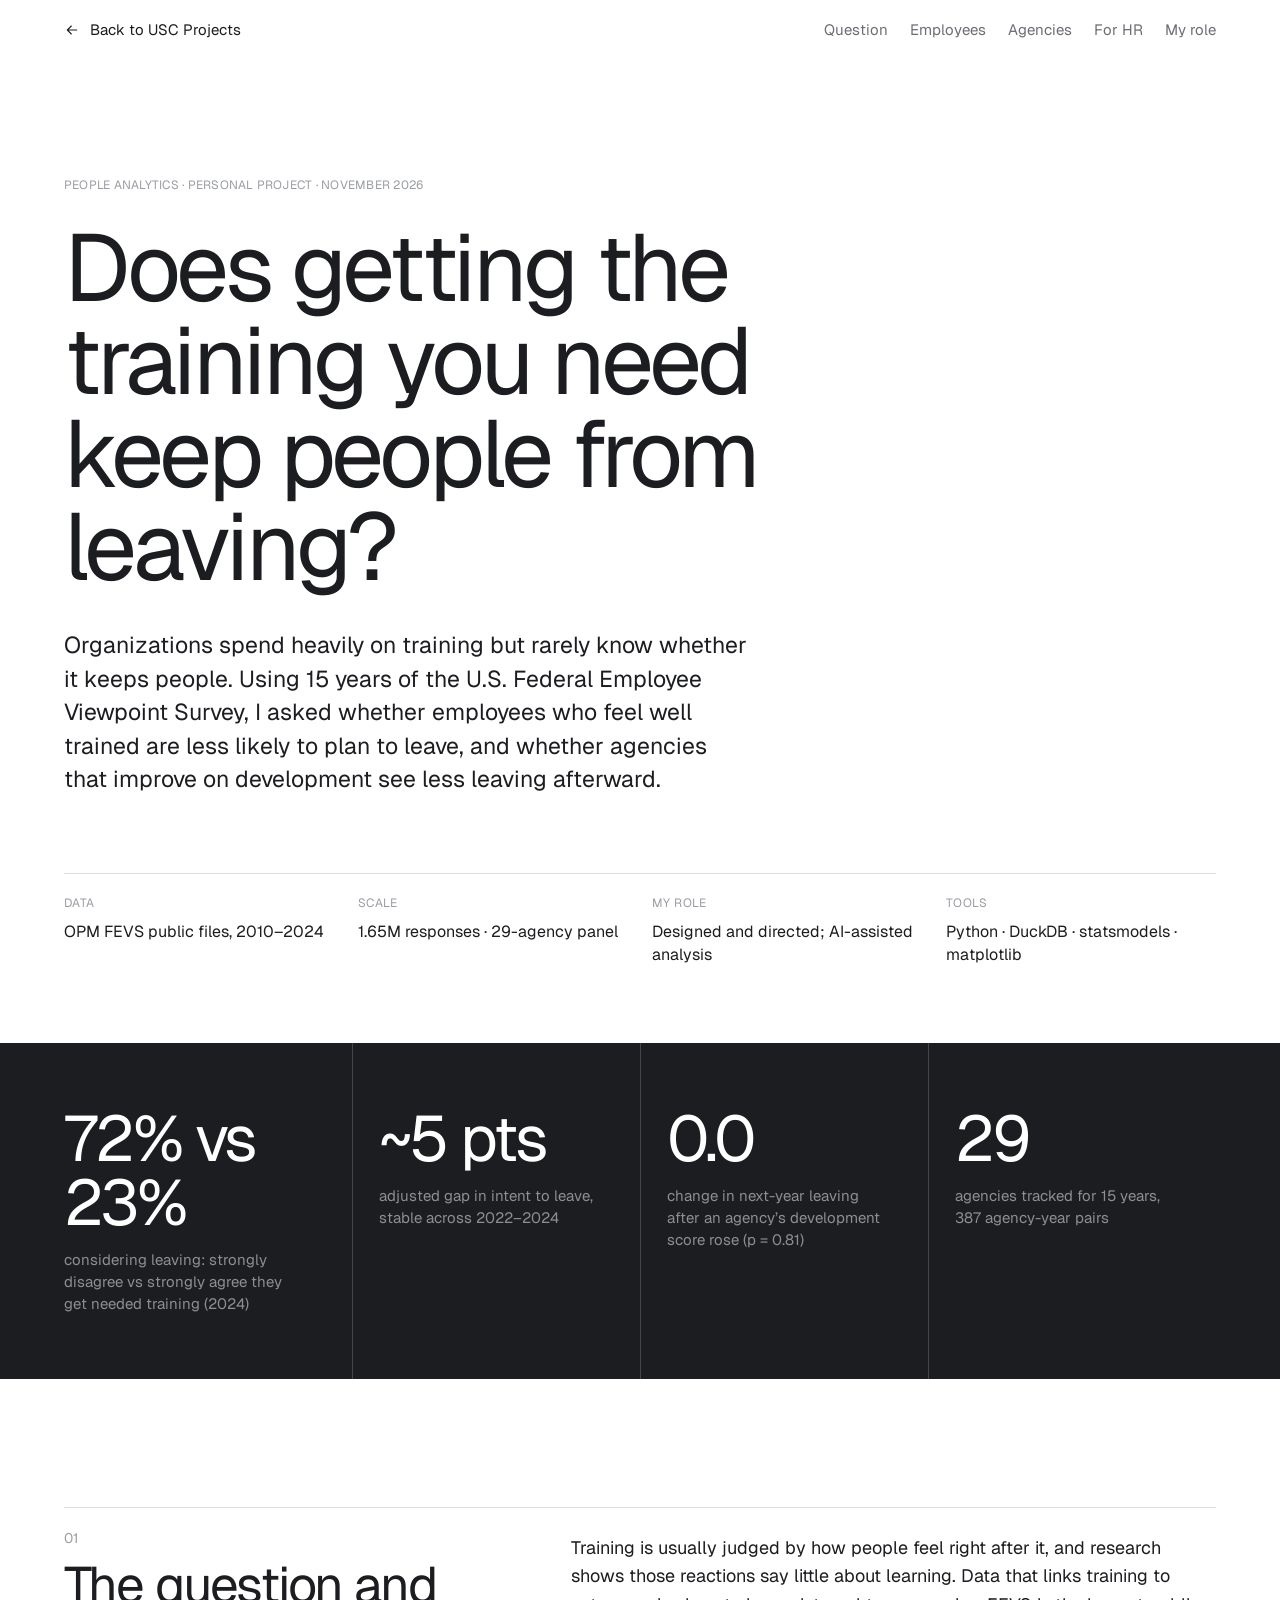
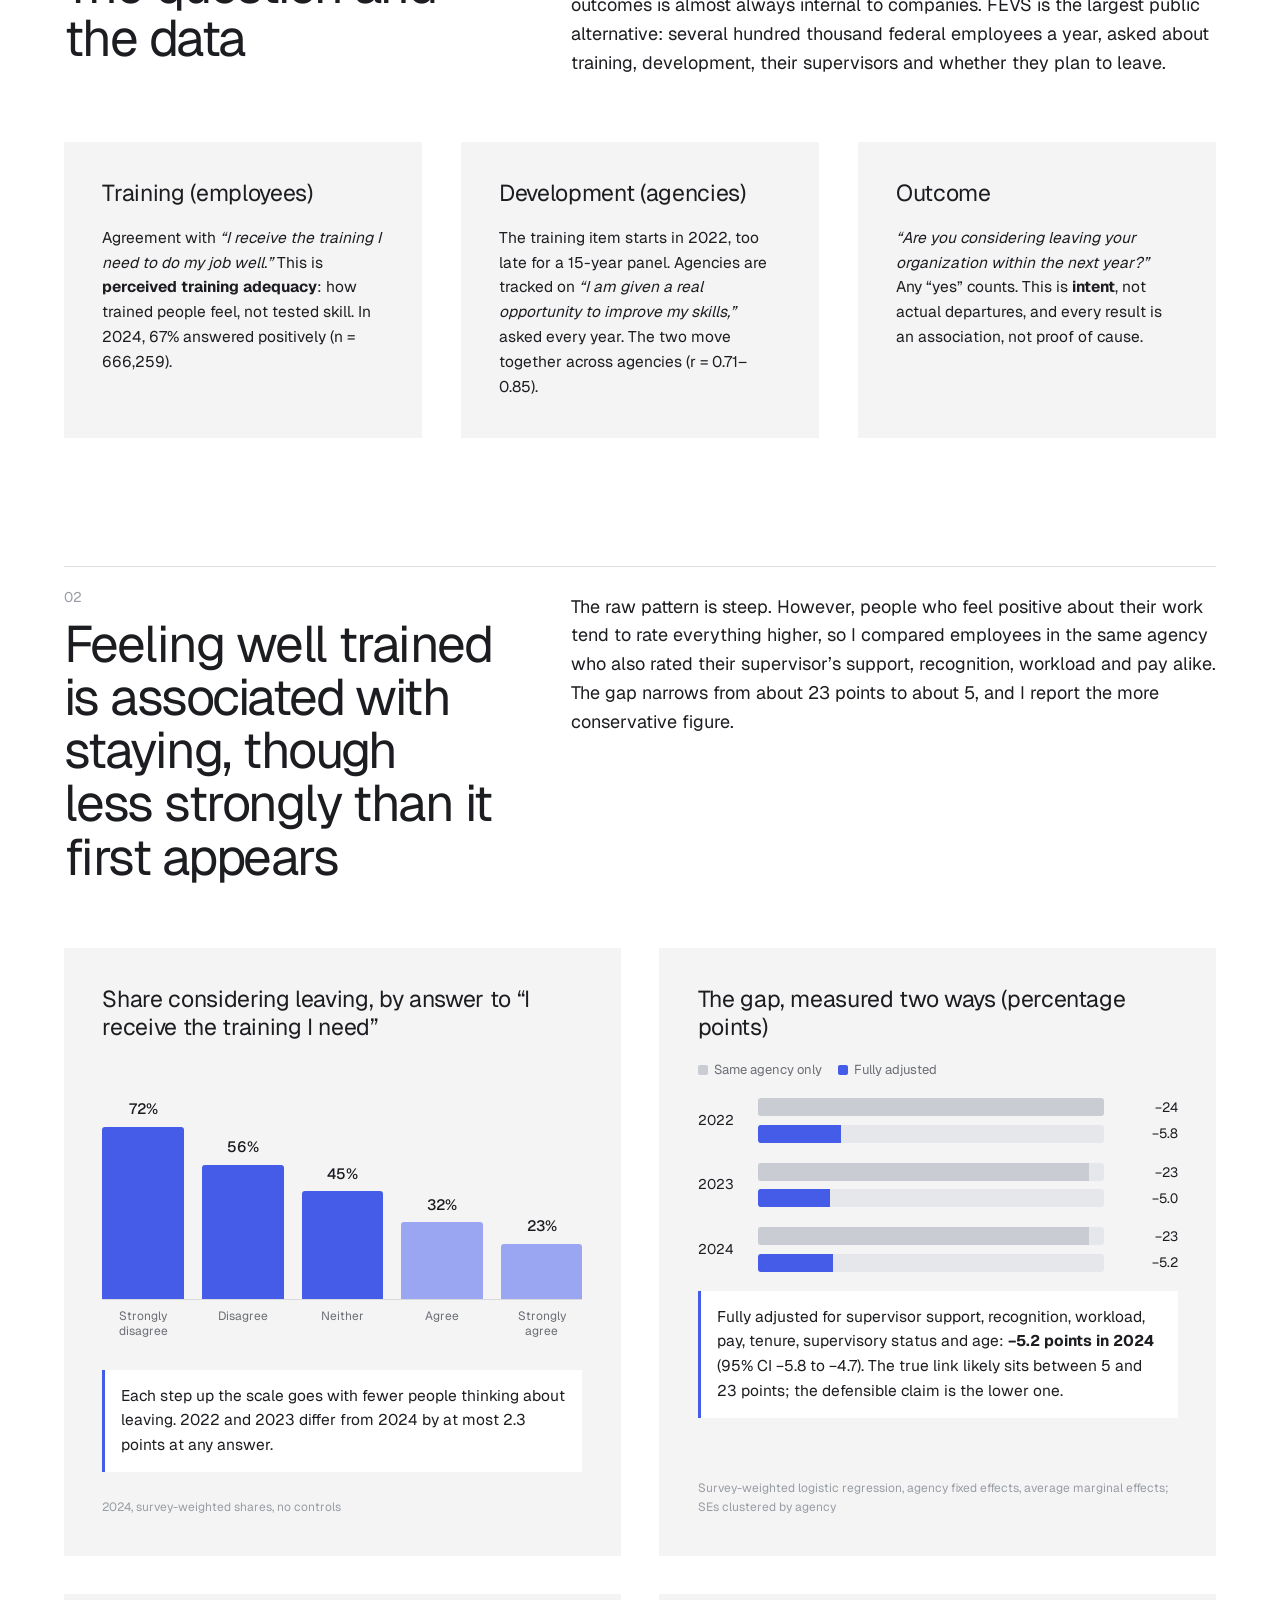
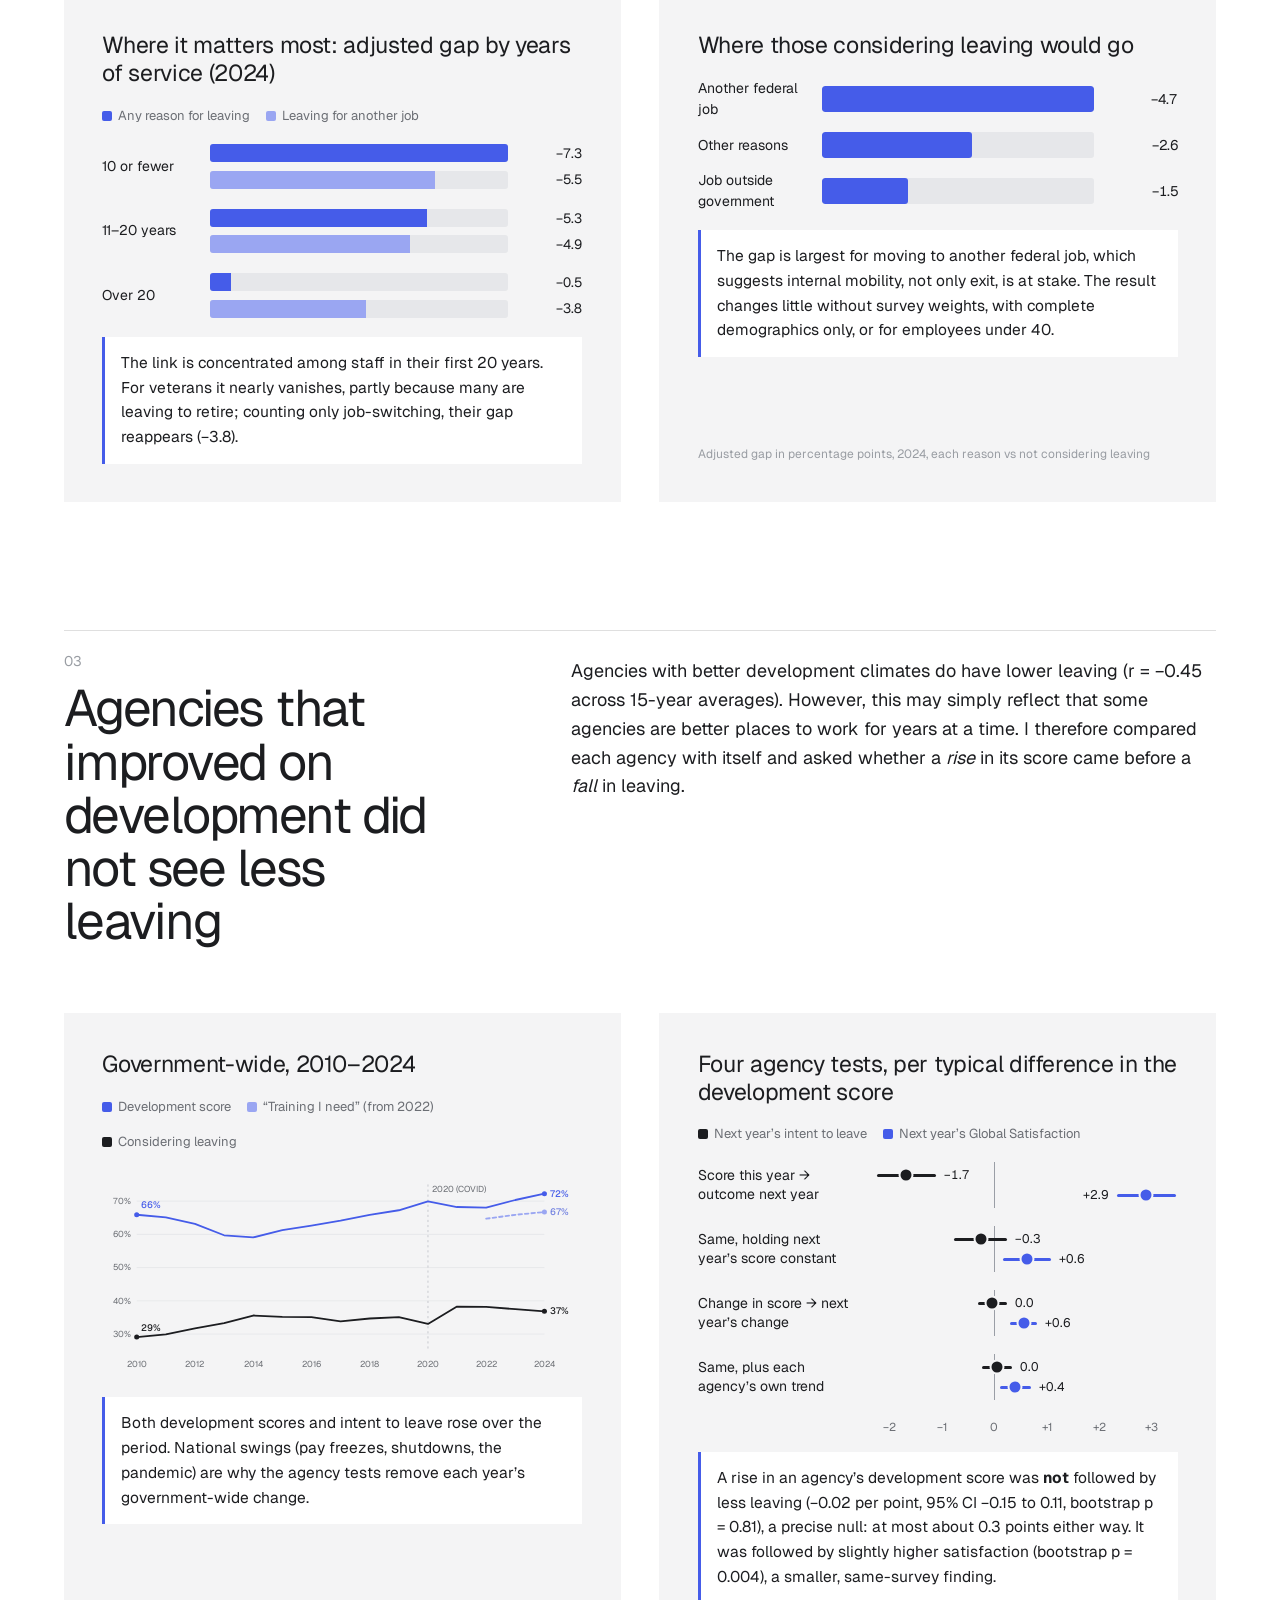
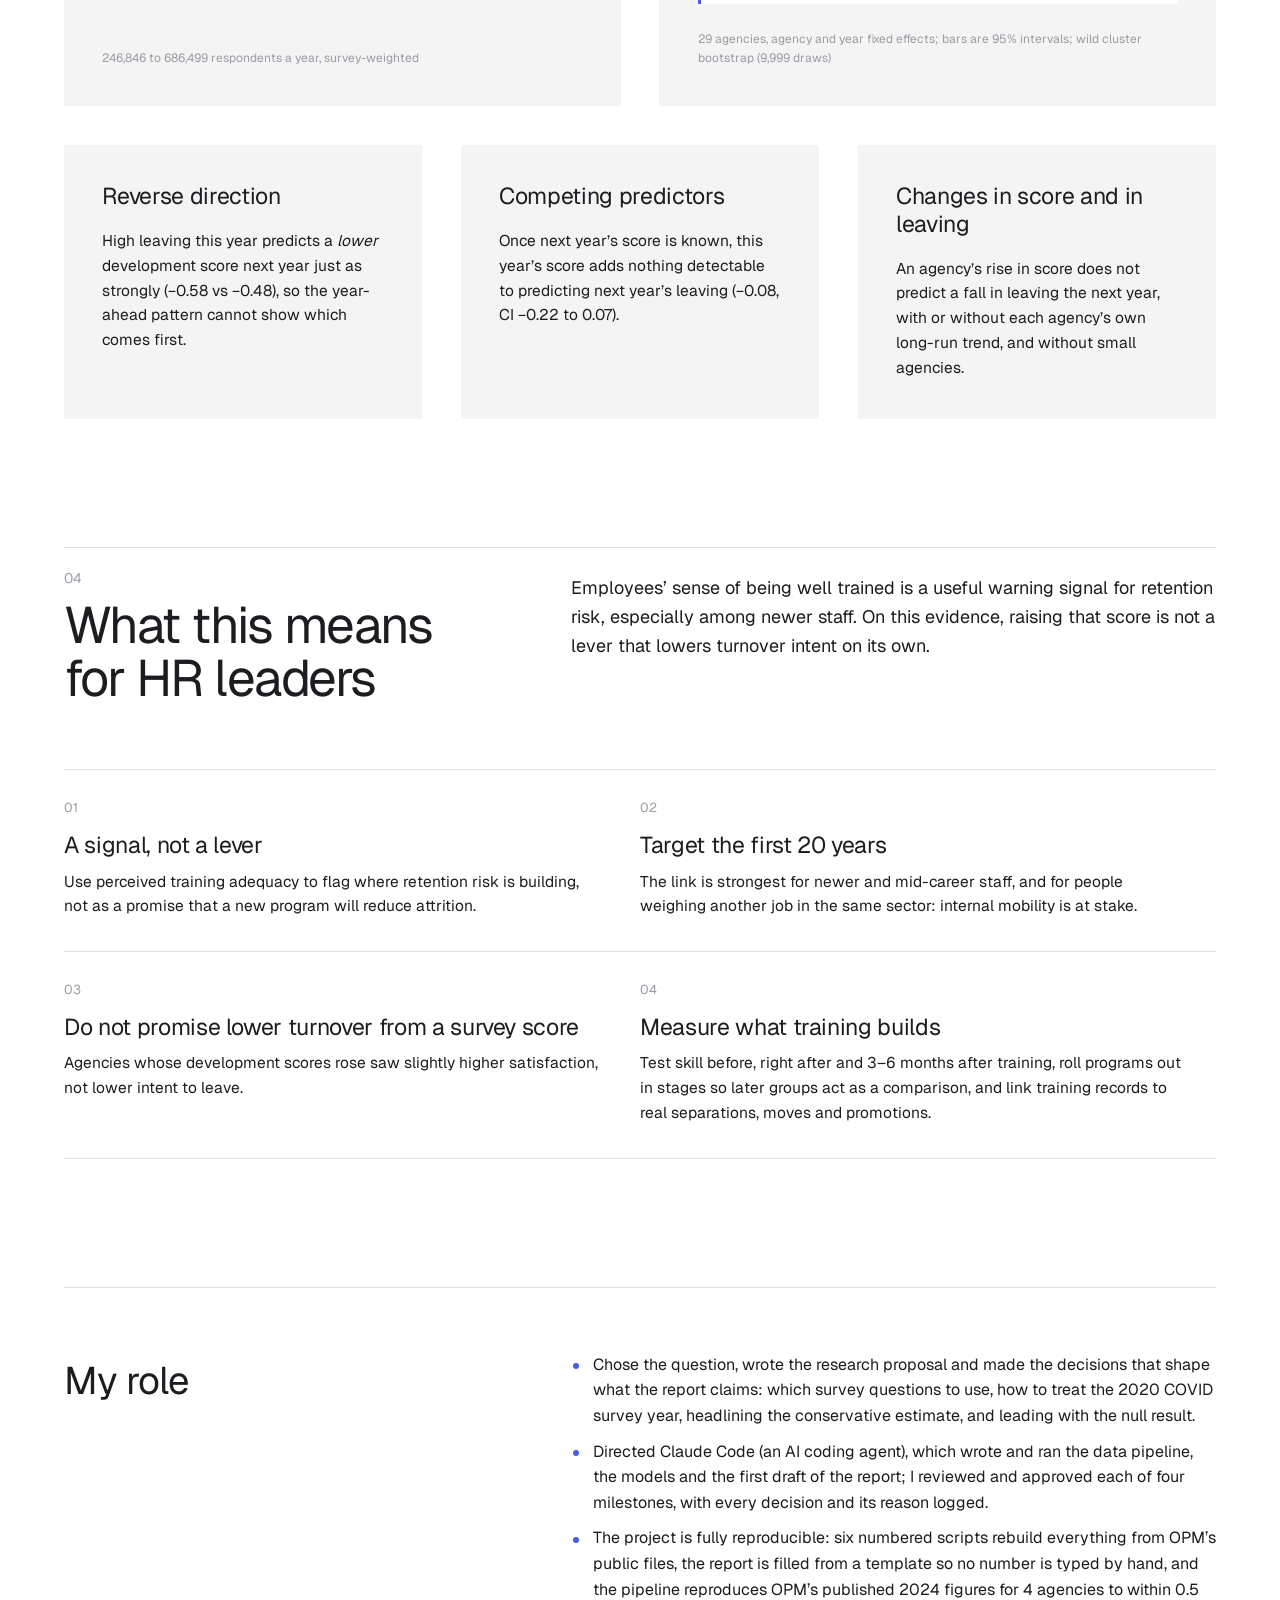
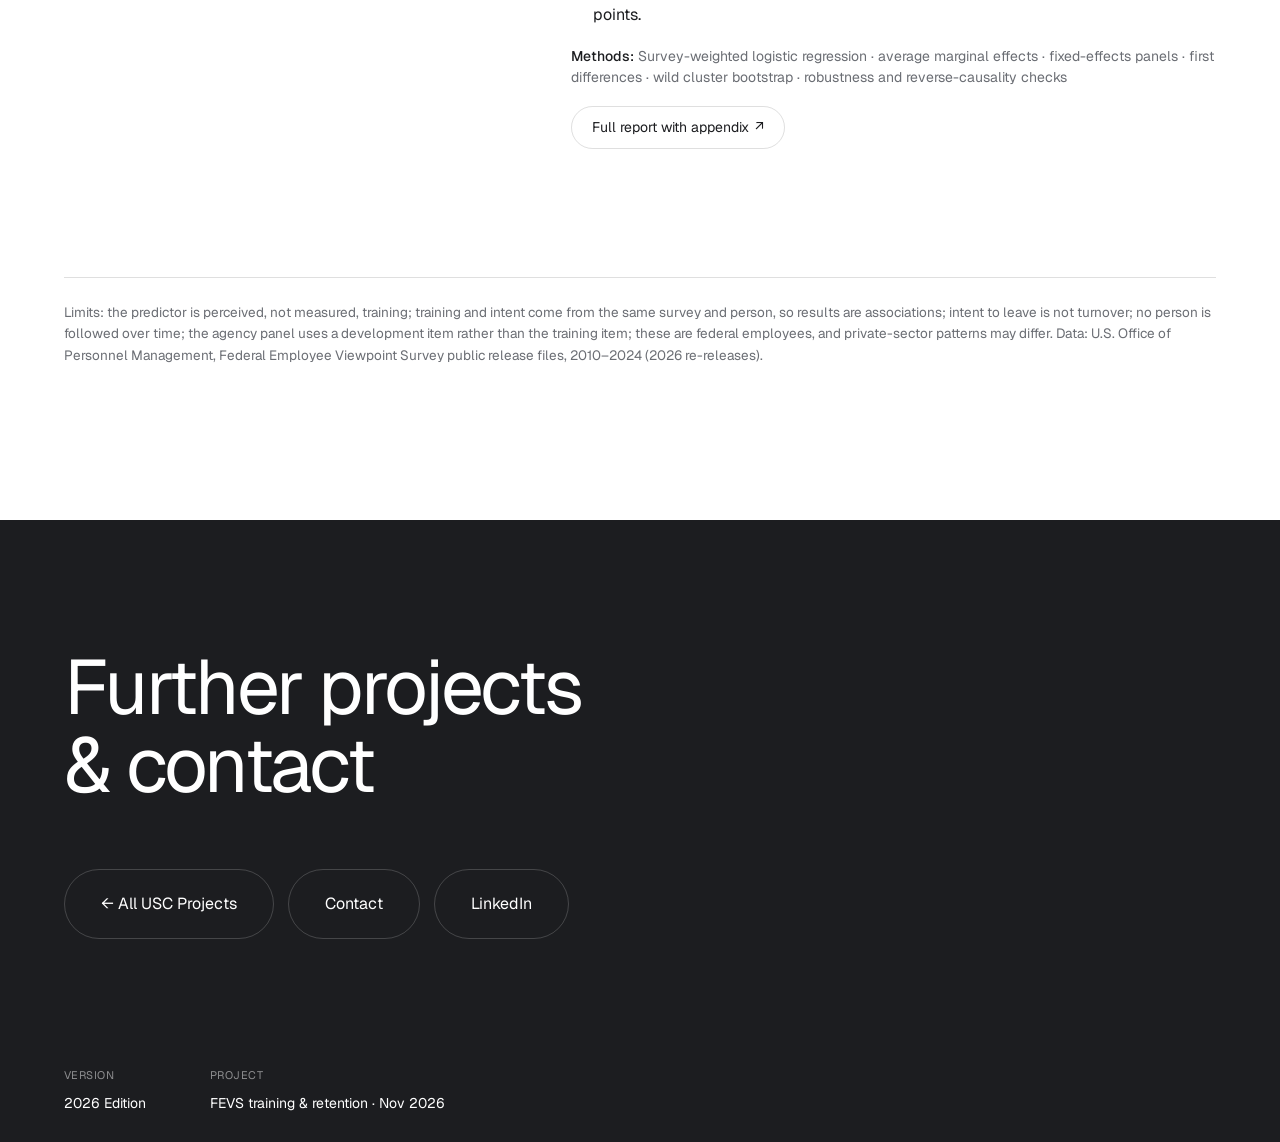
<file: projects/fevs.html>
<!doctype html>
<html lang="en">
<head>
<meta charset="utf-8">
<meta name="viewport" content="width=device-width, initial-scale=1, viewport-fit=cover">
<title>Training &amp; Retention · Hosung Kim</title>
<meta name="description" content="People analytics study: does getting the training you need keep federal employees from leaving? 15 years of OPM FEVS data, 1.65M responses, 29 agencies.">
<meta property="og:type" content="article">
<meta property="og:title" content="Training &amp; Retention in the Federal Workforce · Hosung Kim">
<meta property="og:description" content="People analytics study: does getting the training you need keep federal employees from leaving? 15 years of OPM FEVS data, 1.65M responses, 29 agencies.">
<meta property="og:url" content="https://hosungkim48.github.io/projects/fevs.html">
<meta property="og:image" content="https://hosungkim48.github.io/assets/hosung-portrait.jpg">
<meta name="twitter:card" content="summary">
<link rel="icon" href="data:image/svg+xml,%3Csvg xmlns='http://www.w3.org/2000/svg' viewBox='0 0 64 64'%3E%3Ccircle cx='32' cy='32' r='32' fill='%231c1d20'/%3E%3Ctext x='32' y='42' font-family='Arial' font-size='28' fill='white' text-anchor='middle'%3EH%3C/text%3E%3C/svg%3E">
<link rel="preconnect" href="https://fonts.googleapis.com">
<link rel="preconnect" href="https://fonts.gstatic.com" crossorigin>
<link rel="stylesheet" href="https://fonts.googleapis.com/css2?family=Geist:wght@300;400;500;600&display=swap">
<link rel="stylesheet" href="../styles.css?v=11">
<link rel="stylesheet" href="../case.css?v=3">
<style>
/* page-specific charts */
.vbars { display: grid; grid-template-columns: repeat(5, minmax(0, 1fr)); gap: clamp(8px, 1.4vw, 18px); height: 240px; align-items: end; border-bottom: 1px solid #d9dadd; margin-bottom: 52px; }
.vcol { position: relative; height: 100%; display: flex; flex-direction: column; justify-content: flex-end; align-items: center; }
.vcol i { display: block; width: 100%; height: var(--h); background: var(--anua); border-radius: 3px 3px 0 0; }
.vcol:nth-child(n+4) i { background: #9aa6f2; }
.vcol b { font-size: 15px; font-weight: 500; margin-bottom: 6px; }
.vcol span { position: absolute; top: calc(100% + 10px); font-size: 12px; line-height: 1.25; color: var(--muted); text-align: center; }

.pair { display: grid; gap: 18px; }
.pair-row { display: grid; grid-template-columns: 48px 1fr; gap: 12px; align-items: center; font-size: 14px; }
.pair-bars { display: grid; gap: 6px; }
.pb { display: grid; grid-template-columns: 1fr 64px; gap: 10px; align-items: center; }
.pb .track { display: block; height: 18px; background: #e6e7ea; border-radius: 3px; overflow: hidden; }
.pb .fill { display: block; height: 100%; width: var(--w); background: var(--anua); }
.pb.fe .fill { background: #c9ccd3; }
.pb .val { font-size: 13.5px; text-align: right; font-variant-numeric: tabular-nums; }

.trend { width: 100%; height: auto; display: block; }
.trend .grid { stroke: #e2e3e6; stroke-width: 1; }
.trend .mark { stroke: #b9bcc3; stroke-dasharray: 3 4; }
.trend .ax { font: 12px var(--sans); fill: var(--muted); }
.trend .lab { font: 500 13px var(--sans); }
.trend path { fill: none; stroke-width: 2.5; stroke-linejoin: round; stroke-linecap: round; }
.trend .l-dev { stroke: var(--anua); } .trend .l-dev-dot { fill: var(--anua); } .trend .l-dev-t { fill: var(--anua); }
.trend .l-need { stroke: #9aa6f2; stroke-dasharray: 5 4; } .trend .l-need-dot { fill: #9aa6f2; } .trend .l-need-t { fill: #6f7fe0; }
.trend .l-leave { stroke: #1c1d20; } .trend .l-leave-dot { fill: #1c1d20; } .trend .l-leave-t { fill: #1c1d20; }

.dots { display: grid; gap: 18px; position: relative; }
.dot-row { display: grid; grid-template-columns: minmax(150px, 0.9fr) 2fr; gap: 16px; align-items: center; font-size: 14px; line-height: 1.35; }
.dot-plot { position: relative; height: 46px; }
.dot-plot::before { content: ""; position: absolute; top: 0; bottom: 0; left: var(--zero); width: 1px; background: #9a9ea6; }
.ci { position: absolute; height: 3px; border-radius: 2px; left: var(--l); width: var(--wd); }
.ci::after { content: ""; position: absolute; left: var(--p); top: 50%; width: 11px; height: 11px; border-radius: 50%; transform: translate(-50%, -50%); background: inherit; border: 2px solid var(--soft); }
.ci em { position: absolute; left: calc(100% + 8px); top: 50%; transform: translateY(-50%); font-style: normal; font-size: 12.5px; white-space: nowrap; font-variant-numeric: tabular-nums; }
.ci.lv { top: 12px; background: #1c1d20; }
.ci.gs { top: 32px; background: var(--anua); }
.dot-axis { display: grid; grid-template-columns: minmax(150px, 0.9fr) 2fr; gap: 16px; font-size: 11.5px; color: var(--muted); }
.dot-axis div { position: relative; height: 16px; }
.dot-axis span { position: absolute; transform: translateX(-50%); }

.implic { display: grid; grid-template-columns: repeat(2, minmax(0, 1fr)); gap: 0; border-top: 1px solid var(--line); }
.implic div { padding: 28px clamp(0px, 2vw, 28px) 32px 0; border-bottom: 1px solid var(--line); }
.implic div:nth-child(odd) { padding-right: clamp(20px, 3vw, 48px); }
.implic b { display: block; font-size: 13px; color: var(--faint); font-weight: 400; margin-bottom: 14px; }
.implic h3 { font-size: clamp(20px, 1.8vw, 26px); font-weight: 400; letter-spacing: -0.015em; line-height: 1.2; margin-bottom: 10px; }
.implic p { font-size: 15.5px; line-height: 1.6; }

@media (max-width: 900px) { .implic { grid-template-columns: 1fr; } .implic div:nth-child(odd) { padding-right: 0; } }
@media (max-width: 520px) {
  .dot-row, .dot-axis { grid-template-columns: 1fr; gap: 6px; }
  .dot-axis div:first-child { display: none; }
  .vcol span { font-size: 10.5px; }
  .vcol b { font-size: 13px; }
}
</style>
</head>
<body>

<nav class="case-nav" id="case-nav" aria-label="Case study">
  <a class="back" href="../usc-projects/"><svg viewBox="0 0 24 24" class="arrow" aria-hidden="true"><path d="M19 12H5M11 6l-6 6 6 6"/></svg>Back to USC Projects</a>
  <ul>
    <li><a href="#question">Question</a></li>
    <li><a href="#employees">Employees</a></li>
    <li><a href="#agencies">Agencies</a></li>
    <li><a href="#meaning">For HR</a></li>
    <li><a href="#role">My role</a></li>
  </ul>
</nav>

<main>
  <!-- ============ HERO ============ -->
  <header class="case-hero wrap">
    <span class="eyebrow">People analytics · Personal project · November 2026</span>
    <h1>Does getting the training you need keep people from leaving?</h1>
    <p class="lede">Organizations spend heavily on training but rarely know whether it keeps people. Using 15 years of the U.S. Federal Employee Viewpoint Survey, I asked whether employees who feel well trained are less likely to plan to leave, and whether agencies that improve on development see less leaving afterward.</p>
    <dl class="facts">
      <div><dt>Data</dt><dd>OPM FEVS public files, 2010–2024</dd></div>
      <div><dt>Scale</dt><dd>1.65M responses · 29-agency panel</dd></div>
      <div><dt>My role</dt><dd>Designed and directed; AI-assisted analysis</dd></div>
      <div><dt>Tools</dt><dd>Python · DuckDB · statsmodels · matplotlib</dd></div>
    </dl>
  </header>

  <!-- ============ KPI BAND ============ -->
  <section class="kpis" aria-label="Key figures">
    <div class="wrap kpi-row">
      <div class="kpi"><b>72% vs 23%</b><span>considering leaving: strongly disagree vs strongly agree they get needed training (2024)</span></div>
      <div class="kpi"><b>~5 pts</b><span>adjusted gap in intent to leave, stable across 2022–2024</span></div>
      <div class="kpi"><b>0.0</b><span>change in next-year leaving after an agency’s development score rose (p = 0.81)</span></div>
      <div class="kpi"><b>29</b><span>agencies tracked for 15 years, 387 agency-year pairs</span></div>
    </div>
  </section>

  <!-- ============ 01 QUESTION ============ -->
  <section class="chapter wrap" id="question">
    <div class="chapter-head reveal">
      <div><span class="num">01</span><h2>The question and the data</h2></div>
      <p>Training is usually judged by how people feel right after it, and research shows those reactions say little about learning. Data that links training to outcomes is almost always internal to companies. FEVS is the largest public alternative: several hundred thousand federal employees a year, asked about training, development, their supervisors and whether they plan to leave.</p>
    </div>
    <div class="grid3">
      <article class="card reveal">
        <h3>Training (employees)</h3>
        <p>Agreement with <em>“I receive the training I need to do my job well.”</em> This is <strong>perceived training adequacy</strong>: how trained people feel, not tested skill. In 2024, 67% answered positively (n = 666,259).</p>
      </article>
      <article class="card reveal">
        <h3>Development (agencies)</h3>
        <p>The training item starts in 2022, too late for a 15-year panel. Agencies are tracked on <em>“I am given a real opportunity to improve my skills,”</em> asked every year. The two move together across agencies (r = 0.71–0.85).</p>
      </article>
      <article class="card reveal">
        <h3>Outcome</h3>
        <p><em>“Are you considering leaving your organization within the next year?”</em> Any “yes” counts. This is <strong>intent</strong>, not actual departures, and every result is an association, not proof of cause.</p>
      </article>
    </div>
  </section>

  <!-- ============ 02 EMPLOYEES ============ -->
  <section class="chapter wrap" id="employees">
    <div class="chapter-head reveal">
      <div><span class="num">02</span><h2>Feeling well trained is associated with staying, though less strongly than it first appears</h2></div>
      <p>The raw pattern is steep. However, people who feel positive about their work tend to rate everything higher, so I compared employees in the same agency who also rated their supervisor’s support, recognition, workload and pay alike. The gap narrows from about 23 points to about 5, and I report the more conservative figure.</p>
    </div>

    <div class="grid2">
      <article class="card reveal">
        <h3>Share considering leaving, by answer to “I receive the training I need”</h3>
        <div class="vbars">
          <div class="vcol"><b>72%</b><i style="--h:72%"></i><span>Strongly<br>disagree</span></div>
          <div class="vcol"><b>56%</b><i style="--h:56%"></i><span>Disagree</span></div>
          <div class="vcol"><b>45%</b><i style="--h:45%"></i><span>Neither</span></div>
          <div class="vcol"><b>32%</b><i style="--h:32%"></i><span>Agree</span></div>
          <div class="vcol"><b>23%</b><i style="--h:23%"></i><span>Strongly<br>agree</span></div>
        </div>
        <p class="take">Each step up the scale goes with fewer people thinking about leaving. 2022 and 2023 differ from 2024 by at most 2.3 points at any answer.</p>
        <p class="src">2024, survey-weighted shares, no controls</p>
      </article>

      <article class="card reveal">
        <h3>The gap, measured two ways (percentage points)</h3>
        <div class="legend"><span><i style="background:#c9ccd3"></i>Same agency only</span><span><i style="background:var(--anua)"></i>Fully adjusted</span></div>
        <div class="pair">
          <div class="pair-row"><span>2022</span><div class="pair-bars"><div class="pb fe"><span class="track"><span class="fill" style="--w:100%"></span></span><span class="val">−24</span></div><div class="pb"><span class="track"><span class="fill" style="--w:24.2%"></span></span><span class="val">−5.8</span></div></div></div>
          <div class="pair-row"><span>2023</span><div class="pair-bars"><div class="pb fe"><span class="track"><span class="fill" style="--w:95.8%"></span></span><span class="val">−23</span></div><div class="pb"><span class="track"><span class="fill" style="--w:20.8%"></span></span><span class="val">−5.0</span></div></div></div>
          <div class="pair-row"><span>2024</span><div class="pair-bars"><div class="pb fe"><span class="track"><span class="fill" style="--w:95.8%"></span></span><span class="val">−23</span></div><div class="pb"><span class="track"><span class="fill" style="--w:21.7%"></span></span><span class="val">−5.2</span></div></div></div>
        </div>
        <p class="take">Fully adjusted for supervisor support, recognition, workload, pay, tenure, supervisory status and age: <strong>−5.2 points in 2024</strong> (95% CI −5.8 to −4.7). The true link likely sits between 5 and 23 points; the defensible claim is the lower one.</p>
        <p class="src">Survey-weighted logistic regression, agency fixed effects, average marginal effects; SEs clustered by agency</p>
      </article>

      <article class="card reveal">
        <h3>Where it matters most: adjusted gap by years of service (2024)</h3>
        <div class="legend"><span><i style="background:var(--anua)"></i>Any reason for leaving</span><span><i style="background:#9aa6f2"></i>Leaving for another job</span></div>
        <div class="pair">
          <div class="pair-row" style="grid-template-columns:96px 1fr"><span>10 or fewer</span><div class="pair-bars"><div class="pb"><span class="track"><span class="fill" style="--w:100%"></span></span><span class="val">−7.3</span></div><div class="pb"><span class="track"><span class="fill" style="--w:75.3%;background:#9aa6f2"></span></span><span class="val">−5.5</span></div></div></div>
          <div class="pair-row" style="grid-template-columns:96px 1fr"><span>11–20 years</span><div class="pair-bars"><div class="pb"><span class="track"><span class="fill" style="--w:72.6%"></span></span><span class="val">−5.3</span></div><div class="pb"><span class="track"><span class="fill" style="--w:67.1%;background:#9aa6f2"></span></span><span class="val">−4.9</span></div></div></div>
          <div class="pair-row" style="grid-template-columns:96px 1fr"><span>Over 20</span><div class="pair-bars"><div class="pb"><span class="track"><span class="fill" style="--w:6.8%"></span></span><span class="val">−0.5</span></div><div class="pb"><span class="track"><span class="fill" style="--w:52.1%;background:#9aa6f2"></span></span><span class="val">−3.8</span></div></div></div>
        </div>
        <p class="take">The link is concentrated among staff in their first 20 years. For veterans it nearly vanishes, partly because many are leaving to retire; counting only job-switching, their gap reappears (−3.8).</p>
      </article>

      <article class="card reveal">
        <h3>Where those considering leaving would go</h3>
        <div class="hbars">
          <div class="hbar"><span>Another federal job</span><span class="track"><span class="fill" style="--w:100%"></span></span><span class="val">−4.7</span></div>
          <div class="hbar"><span>Other reasons</span><span class="track"><span class="fill" style="--w:55.3%"></span></span><span class="val">−2.6</span></div>
          <div class="hbar"><span>Job outside government</span><span class="track"><span class="fill" style="--w:31.9%"></span></span><span class="val">−1.5</span></div>
        </div>
        <p class="take">The gap is largest for moving to another federal job, which suggests internal mobility, not only exit, is at stake. The result changes little without survey weights, with complete demographics only, or for employees under 40.</p>
        <p class="src">Adjusted gap in percentage points, 2024, each reason vs not considering leaving</p>
      </article>
    </div>
  </section>

  <!-- ============ 03 AGENCIES ============ -->
  <section class="chapter wrap" id="agencies">
    <div class="chapter-head reveal">
      <div><span class="num">03</span><h2>Agencies that improved on development did not see less leaving</h2></div>
      <p>Agencies with better development climates do have lower leaving (r = −0.45 across 15-year averages). However, this may simply reflect that some agencies are better places to work for years at a time. I therefore compared each agency with itself and asked whether a <em>rise</em> in its score came before a <em>fall</em> in leaving.</p>
    </div>

    <div class="grid2">
      <article class="card reveal">
        <h3>Government-wide, 2010–2024</h3>
        <div class="legend"><span><i style="background:var(--anua)"></i>Development score</span><span><i style="background:#9aa6f2"></i>“Training I need” (from 2022)</span><span><i style="background:#1c1d20"></i>Considering leaving</span></div>
        <svg class="trend" viewBox="0 0 664 290" role="img" aria-label="Government-wide development score rose from 66% to 72% and intent to leave rose from 29% to 37% between 2010 and 2024">
<line x1="48" x2="612" y1="227.0" y2="227.0" class="grid"/><text x="40" y="231.0" class="ax" text-anchor="end">30%</text>
<line x1="48" x2="612" y1="181.0" y2="181.0" class="grid"/><text x="40" y="185.0" class="ax" text-anchor="end">40%</text>
<line x1="48" x2="612" y1="135.0" y2="135.0" class="grid"/><text x="40" y="139.0" class="ax" text-anchor="end">50%</text>
<line x1="48" x2="612" y1="89.0" y2="89.0" class="grid"/><text x="40" y="93.0" class="ax" text-anchor="end">60%</text>
<line x1="48" x2="612" y1="43.0" y2="43.0" class="grid"/><text x="40" y="47.0" class="ax" text-anchor="end">70%</text>
<text x="48.0" y="272" class="ax" text-anchor="middle">2010</text>
<text x="128.6" y="272" class="ax" text-anchor="middle">2012</text>
<text x="209.1" y="272" class="ax" text-anchor="middle">2014</text>
<text x="289.7" y="272" class="ax" text-anchor="middle">2016</text>
<text x="370.3" y="272" class="ax" text-anchor="middle">2018</text>
<text x="450.9" y="272" class="ax" text-anchor="middle">2020</text>
<text x="531.4" y="272" class="ax" text-anchor="middle">2022</text>
<text x="612.0" y="272" class="ax" text-anchor="middle">2024</text>
<line x1="450.9" x2="450.9" y1="20" y2="250" class="mark"/><text x="455.9" y="30" class="ax">2020 (COVID)</text>
<path d="M48.0 61.9 L88.3 65.6 L128.6 74.5 L168.9 90.3 L209.1 93.3 L249.4 83.2 L289.7 77.0 L330.0 70.1 L370.3 62.1 L410.6 55.7 L450.9 43.3 L491.1 51.2 L531.4 52.0 L571.7 41.5 L612.0 32.8" class="l-dev"/>
<circle cx="612.0" cy="32.8" r="3.5" class="l-dev-dot"/><text x="620.0" y="36.8" class="lab l-dev-t">72%</text>
<circle cx="48.0" cy="61.9" r="3.5" class="l-dev-dot"/><text x="54.0" y="52.9" class="lab l-dev-t">66%</text>
<path d="M531.4 67.4 L571.7 62.0 L612.0 58.1" class="l-need"/>
<circle cx="612.0" cy="58.1" r="3.5" class="l-need-dot"/><text x="620.0" y="62.1" class="lab l-need-t">67%</text>
<path d="M48.0 231.1 L88.3 227.4 L128.6 219.0 L168.9 211.9 L209.1 201.3 L249.4 203.3 L289.7 203.5 L330.0 209.4 L370.3 205.4 L410.6 203.6 L450.9 212.9 L491.1 188.9 L531.4 189.3 L571.7 192.5 L612.0 195.5" class="l-leave"/>
<circle cx="612.0" cy="195.5" r="3.5" class="l-leave-dot"/><text x="620.0" y="199.5" class="lab l-leave-t">37%</text>
<circle cx="48.0" cy="231.1" r="3.5" class="l-leave-dot"/><text x="54.0" y="222.1" class="lab l-leave-t">29%</text>
</svg>
        <p class="take">Both development scores and intent to leave rose over the period. National swings (pay freezes, shutdowns, the pandemic) are why the agency tests remove each year’s government-wide change.</p>
        <p class="src">246,846 to 686,499 respondents a year, survey-weighted</p>
      </article>

      <article class="card reveal">
        <h3>Four agency tests, per typical difference in the development score</h3>
        <div class="legend"><span><i style="background:#1c1d20"></i>Next year’s intent to leave</span><span><i style="background:var(--anua)"></i>Next year’s Global Satisfaction</span></div>
        <div class="dots" style="--zero:41.667%">
          <div class="dot-row"><span>Score this year → outcome next year</span><div class="dot-plot"><span class="ci lv" style="--l:4.33%;--wd:18.67%;--p:50%"><em>−1.7</em></span><span class="ci gs" style="--l:80.67%;--wd:18.83%;--p:49.6%"><em style="left:auto;right:calc(100% + 8px)">+2.9</em></span></div></div>
          <div class="dot-row"><span>Same, holding next year’s score constant</span><div class="dot-plot"><span class="ci lv" style="--l:28.83%;--wd:16.83%;--p:50.5%"><em>−0.3</em></span><span class="ci gs" style="--l:44.33%;--wd:15.33%;--p:50%"><em>+0.6</em></span></div></div>
          <div class="dot-row"><span>Change in score → next year’s change</span><div class="dot-plot"><span class="ci lv" style="--l:36.33%;--wd:9.5%;--p:49.1%"><em>0.0</em></span><span class="ci gs" style="--l:46.5%;--wd:8.83%;--p:50.9%"><em>+0.6</em></span></div></div>
          <div class="dot-row"><span>Same, plus each agency’s own trend</span><div class="dot-plot"><span class="ci lv" style="--l:37.67%;--wd:9.67%;--p:50%"><em>0.0</em></span><span class="ci gs" style="--l:43.5%;--wd:9.83%;--p:49.2%"><em>+0.4</em></span></div></div>
          <div class="dot-axis"><div></div><div><span style="left:8.33%">−2</span><span style="left:25%">−1</span><span style="left:41.667%">0</span><span style="left:58.33%">+1</span><span style="left:75%">+2</span><span style="left:91.67%">+3</span></div></div>
        </div>
        <p class="take">A rise in an agency’s development score was <strong>not</strong> followed by less leaving (−0.02 per point, 95% CI −0.15 to 0.11, bootstrap p = 0.81), a precise null: at most about 0.3 points either way. It was followed by slightly higher satisfaction (bootstrap p = 0.004), a smaller, same-survey finding.</p>
        <p class="src">29 agencies, agency and year fixed effects; bars are 95% intervals; wild cluster bootstrap (9,999 draws)</p>
      </article>
    </div>

    <div class="grid3" style="margin-top:clamp(20px,3vw,40px)">
      <article class="card reveal"><h3>Reverse direction</h3><p>High leaving this year predicts a <em>lower</em> development score next year just as strongly (−0.58 vs −0.48), so the year-ahead pattern cannot show which comes first.</p></article>
      <article class="card reveal"><h3>Competing predictors</h3><p>Once next year’s score is known, this year’s score adds nothing detectable to predicting next year’s leaving (−0.08, CI −0.22 to 0.07).</p></article>
      <article class="card reveal"><h3>Changes in score and in leaving</h3><p>An agency’s rise in score does not predict a fall in leaving the next year, with or without each agency’s own long-run trend, and without small agencies.</p></article>
    </div>
  </section>

  <!-- ============ 04 MEANING ============ -->
  <section class="chapter wrap" id="meaning">
    <div class="chapter-head reveal">
      <div><span class="num">04</span><h2>What this means for HR leaders</h2></div>
      <p>Employees’ sense of being well trained is a useful warning signal for retention risk, especially among newer staff. On this evidence, raising that score is not a lever that lowers turnover intent on its own.</p>
    </div>
    <div class="implic reveal">
      <div><b>01</b><h3>A signal, not a lever</h3><p>Use perceived training adequacy to flag where retention risk is building, not as a promise that a new program will reduce attrition.</p></div>
      <div><b>02</b><h3>Target the first 20 years</h3><p>The link is strongest for newer and mid-career staff, and for people weighing another job in the same sector: internal mobility is at stake.</p></div>
      <div><b>03</b><h3>Do not promise lower turnover from a survey score</h3><p>Agencies whose development scores rose saw slightly higher satisfaction, not lower intent to leave.</p></div>
      <div><b>04</b><h3>Measure what training builds</h3><p>Test skill before, right after and 3–6 months after training, roll programs out in stages so later groups act as a comparison, and link training records to real separations, moves and promotions.</p></div>
    </div>
  </section>

  <!-- ============ MY ROLE ============ -->
  <section class="wrap" id="role" style="padding-top:clamp(80px,10vw,150px)">
    <div class="role reveal">
      <h2>My role</h2>
      <div>
        <ul class="li-bullets">
          <li>Chose the question, wrote the research proposal and made the decisions that shape what the report claims: which survey questions to use, how to treat the 2020 COVID survey year, headlining the conservative estimate, and leading with the null result.</li>
          <li>Directed Claude Code (an AI coding agent), which wrote and ran the data pipeline, the models and the first draft of the report; I reviewed and approved each of four milestones, with every decision and its reason logged.</li>
          <li>The project is fully reproducible: six numbered scripts rebuild everything from OPM’s public files, the report is filled from a template so no number is typed by hand, and the pipeline reproduces OPM’s published 2024 figures for 4 agencies to within 0.5 points.</li>
        </ul>
        <p class="li-skills"><strong>Methods:</strong> Survey-weighted logistic regression · average marginal effects · fixed-effects panels · first differences · wild cluster bootstrap · robustness and reverse-causality checks</p>
        <a class="proj-link" href="https://claude.ai/artifact/2XwUckbeLD79XqZ2cxtaZX" target="_blank" rel="noopener">Full report with appendix <span aria-hidden="true">↗</span></a>
      </div>
    </div>
    <p class="method">Limits: the predictor is perceived, not measured, training; training and intent come from the same survey and person, so results are associations; intent to leave is not turnover; no person is followed over time; the agency panel uses a development item rather than the training item; these are federal employees, and private-sector patterns may differ. Data: U.S. Office of Personnel Management, Federal Employee Viewpoint Survey public release files, 2010–2024 (2026 re-releases).</p>
  </section>
</main>

<footer class="case-foot">
  <div class="wrap">
    <h2>Further projects<br>&amp; contact</h2>
    <div class="pills">
      <a class="pill" href="../usc-projects/"><span class="fill"></span><span class="label">← All USC Projects</span></a>
      <a class="pill" href="../index.html#contact"><span class="fill"></span><span class="label">Contact</span></a>
      <a class="pill" href="https://www.linkedin.com/in/hosungk" target="_blank" rel="noopener"><span class="fill"></span><span class="label">LinkedIn</span></a>
    </div>
    <div class="footbar">
      <div class="fb-col"><span class="fb-k">Version</span><span>2026 Edition</span></div>
      <div class="fb-col"><span class="fb-k">Project</span><span>FEVS training &amp; retention · Nov 2026</span></div>
    </div>
  </div>
</footer>

<script>
(() => {
  document.documentElement.classList.add('js');
  const reduce = matchMedia('(prefers-reduced-motion: reduce)').matches;
  const nav = document.getElementById('case-nav');
  const onScroll = () => nav.classList.toggle('scrolled', scrollY > 8);
  addEventListener('scroll', onScroll, { passive: true }); onScroll();
  const els = document.querySelectorAll('.reveal');
  if ('IntersectionObserver' in window && !reduce) {
    const io = new IntersectionObserver((es) => es.forEach((e) => { if (e.isIntersecting) { e.target.classList.add('in'); io.unobserve(e.target); } }), { rootMargin: '0px 0px -8% 0px' });
    els.forEach((el) => io.observe(el));
  } else { els.forEach((el) => el.classList.add('in')); }
})();
</script>
</body>
</html>
</file>
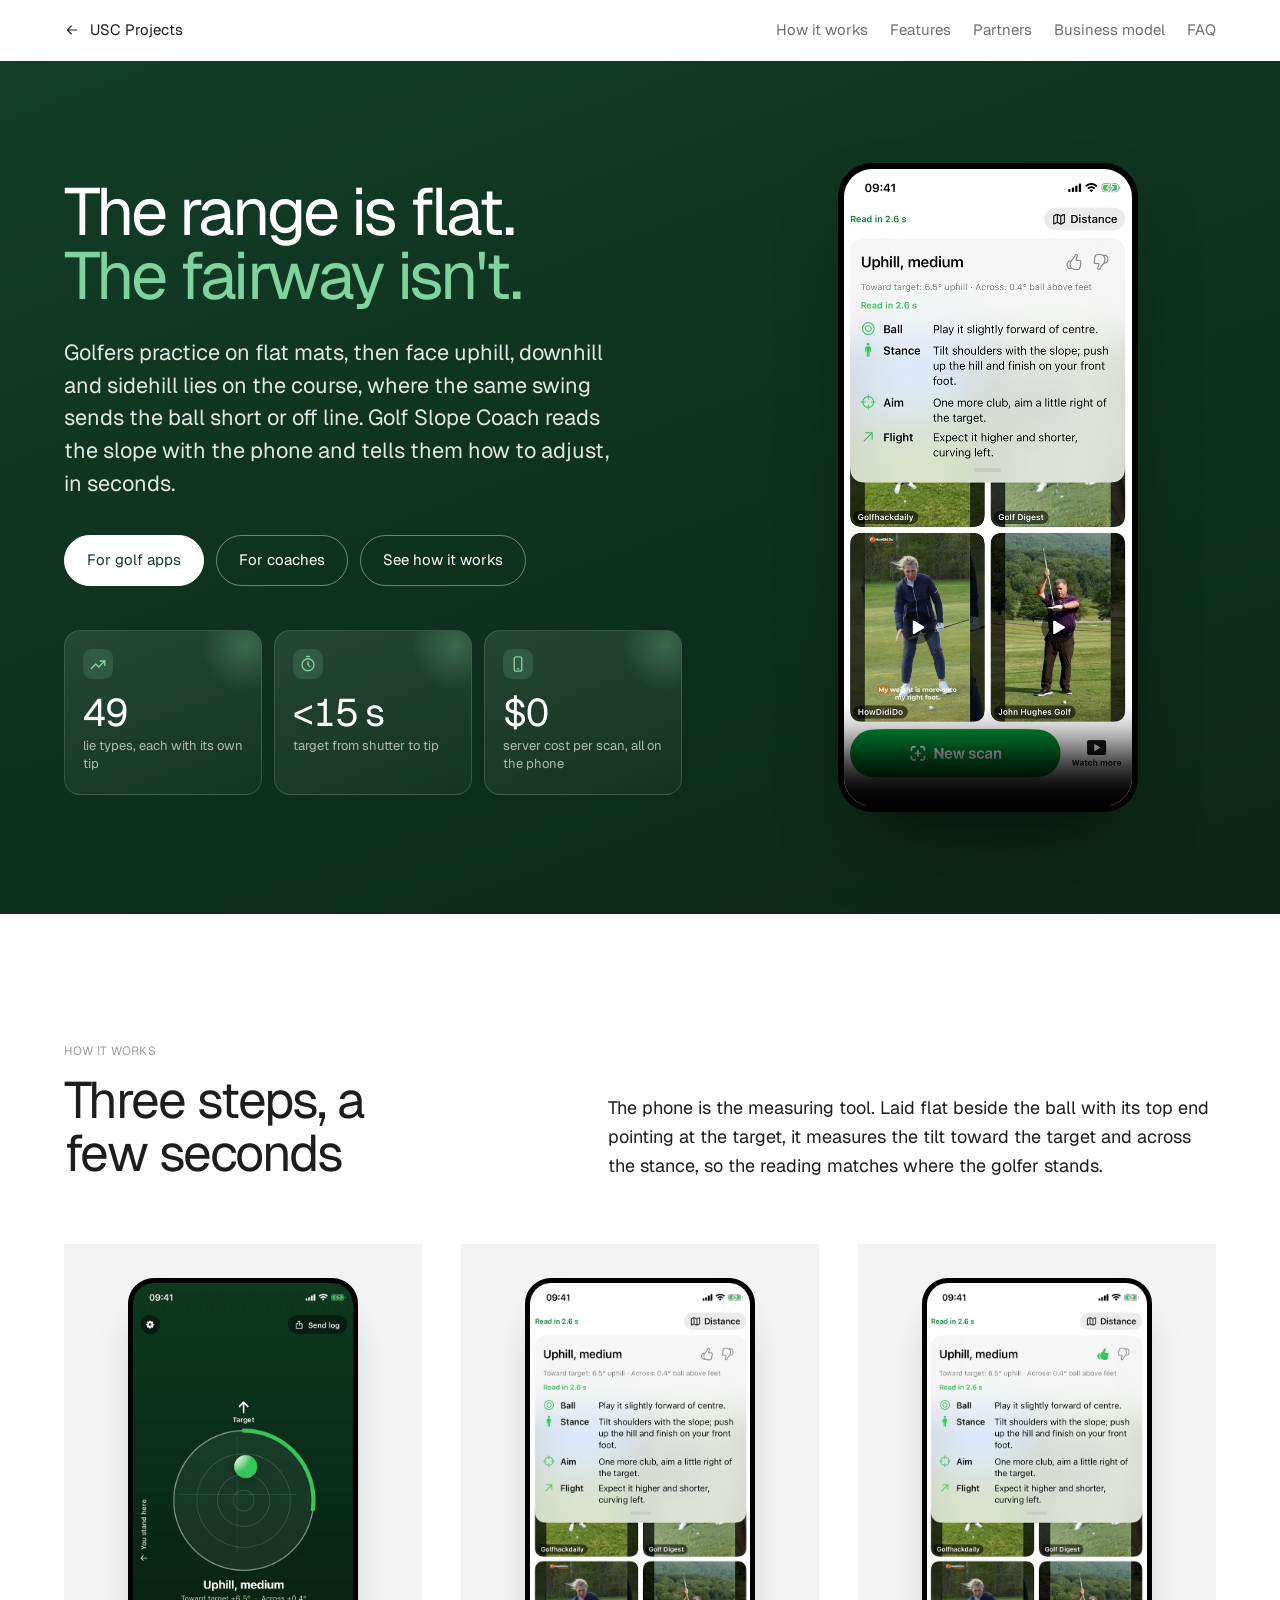
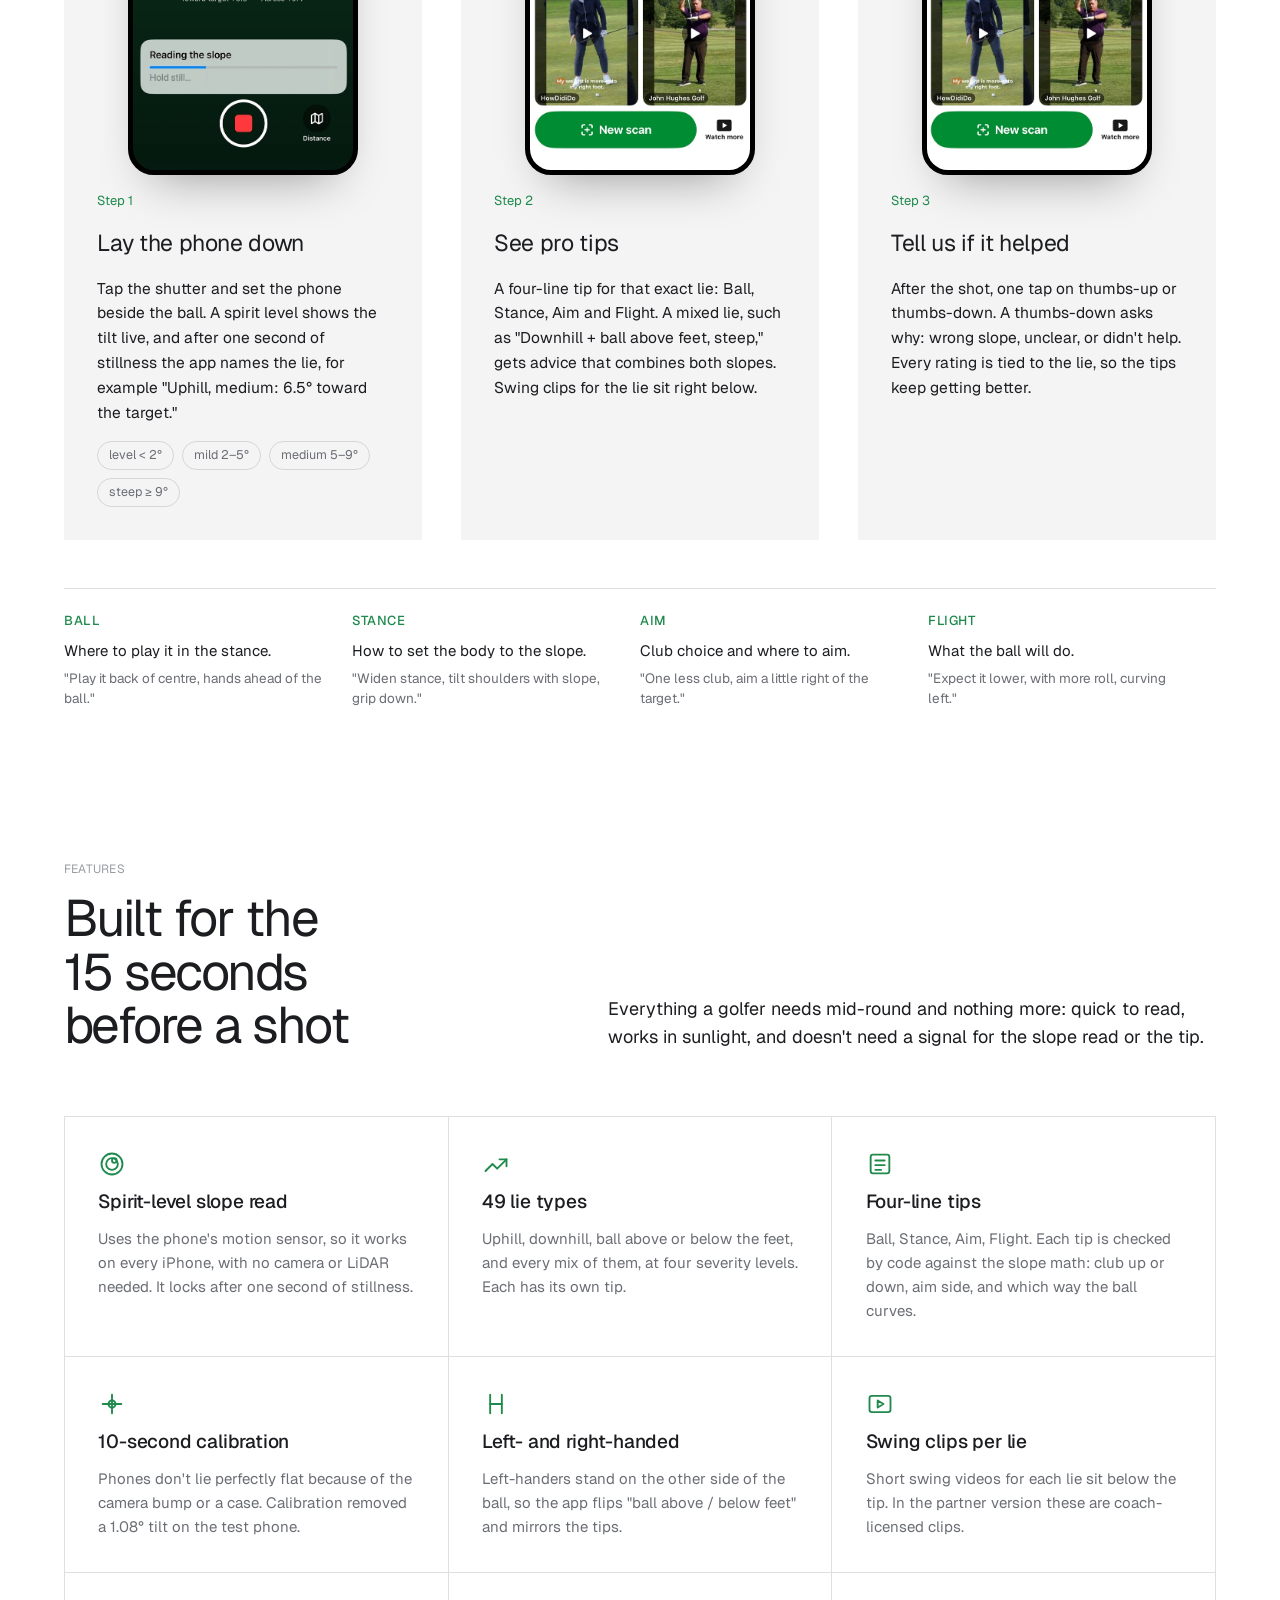
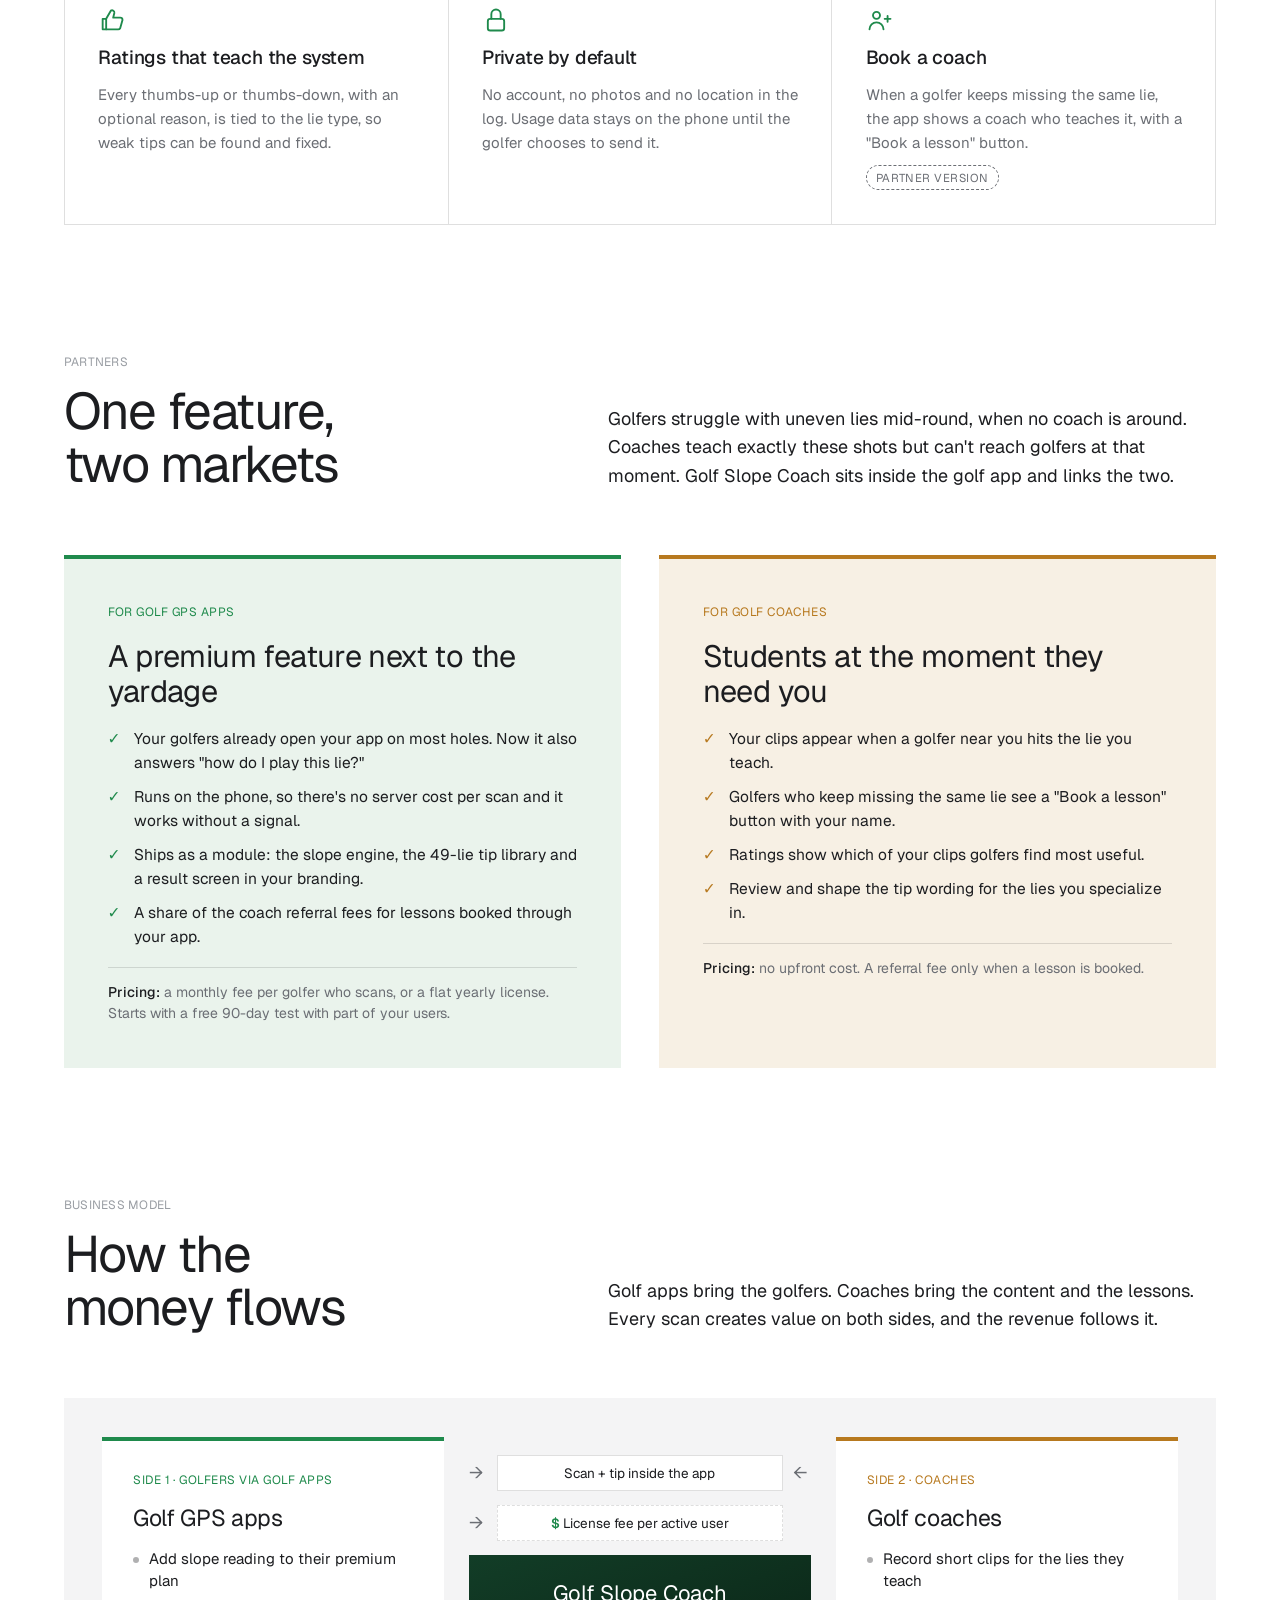
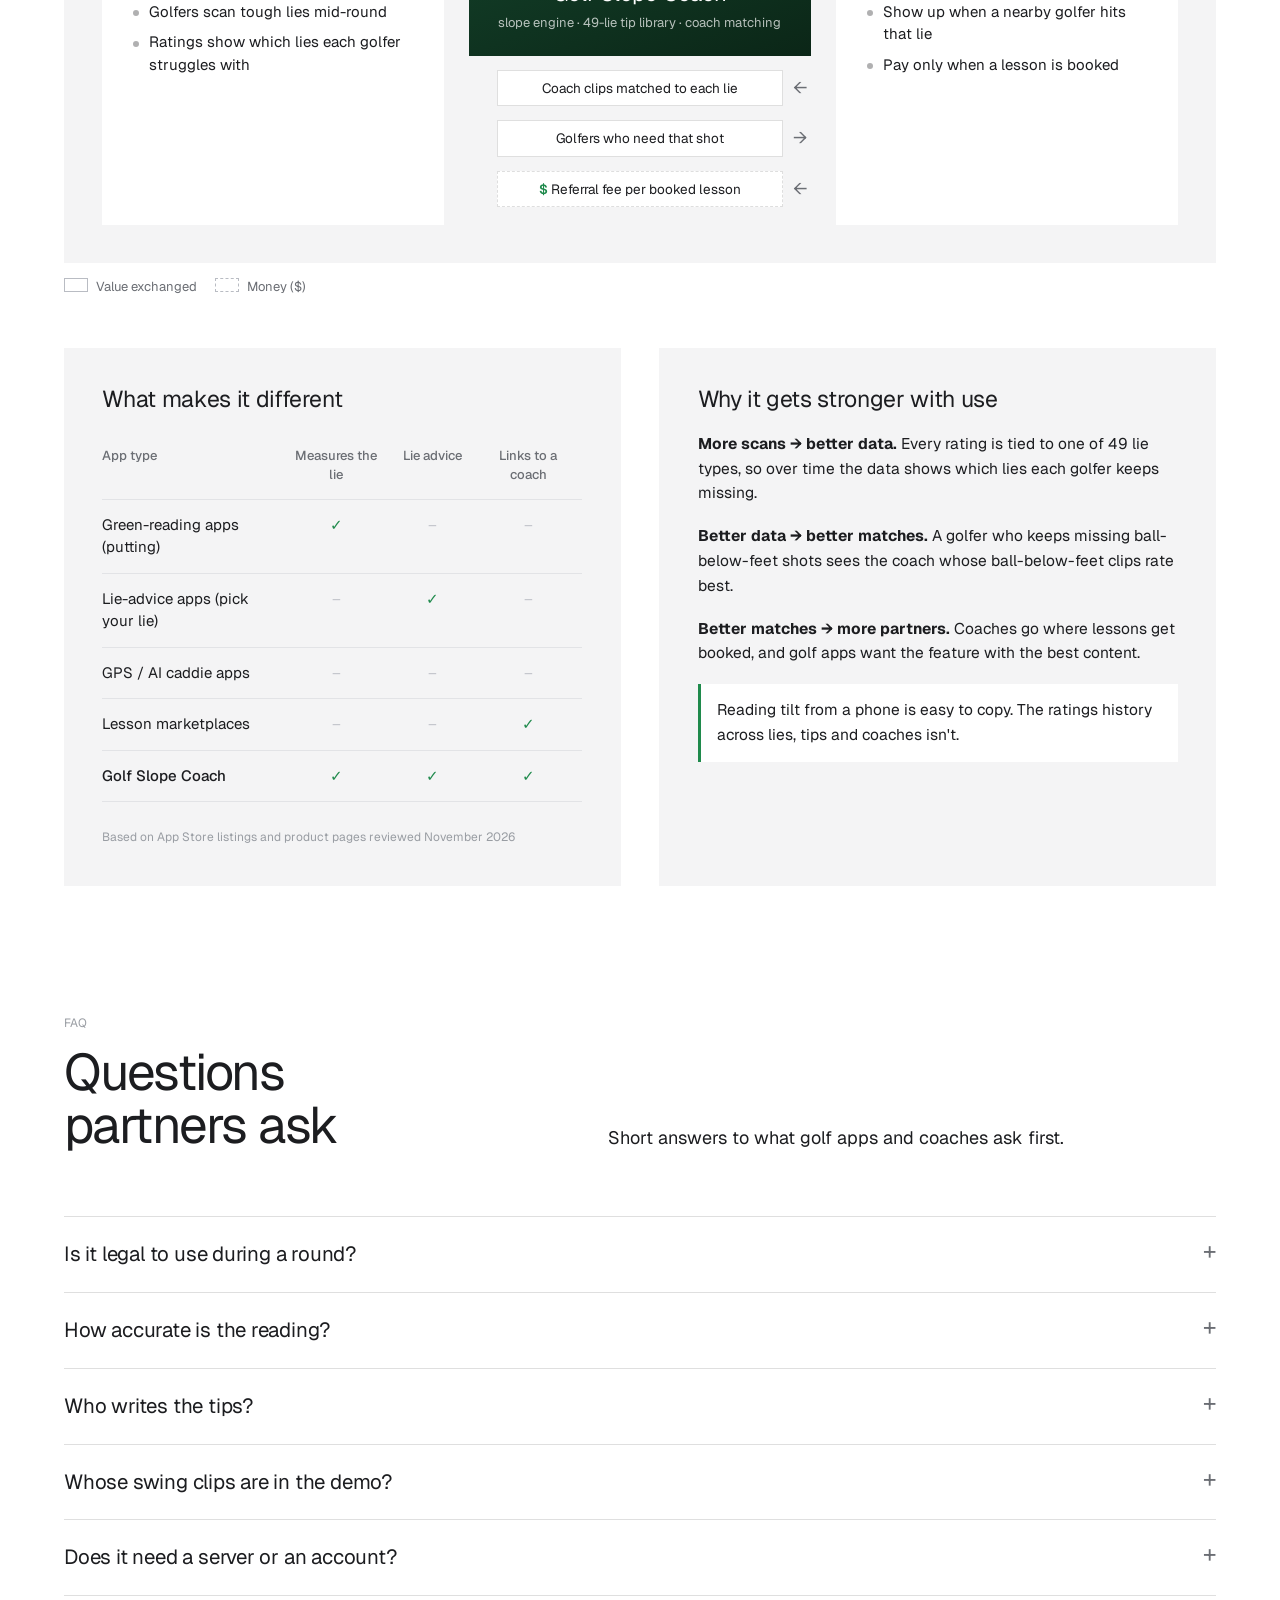
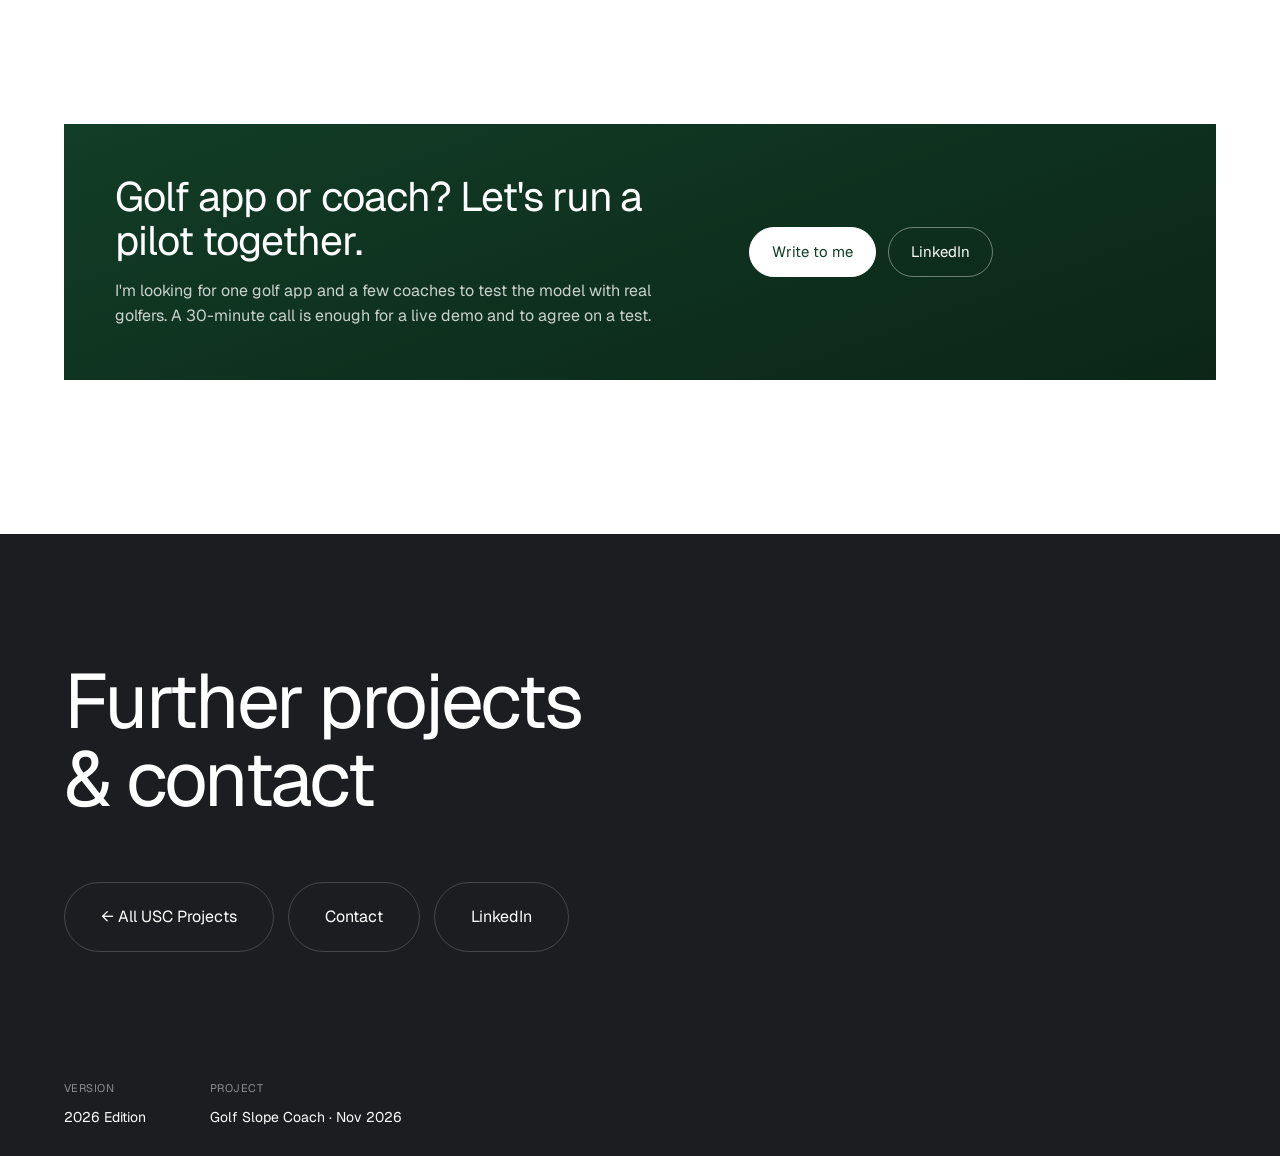
<file: projects/slope-coach.html>
<!doctype html>
<html lang="en">
<head>
<meta charset="utf-8">
<meta name="viewport" content="width=device-width, initial-scale=1, viewport-fit=cover">
<title>Golf Slope Coach · Hosung Kim</title>
<meta name="description" content="Golf Slope Coach reads a golf lie with the phone, gives a tip for that exact shot, and connects golfers to coaches who teach it, inside the golf apps they already use.">
<meta property="og:type" content="website">
<meta property="og:title" content="Golf Slope Coach">
<meta property="og:description" content="Read the lie. Play the shot. A slope-reading feature for golf apps that connects golfers to coaches.">
<meta property="og:url" content="https://hosungkim48.github.io/projects/slope-coach.html">
<meta property="og:image" content="https://hosungkim48.github.io/assets/slope-coach/tip-uphill.jpg">
<meta name="twitter:card" content="summary">
<link rel="icon" href="data:image/svg+xml,%3Csvg xmlns='http://www.w3.org/2000/svg' viewBox='0 0 64 64'%3E%3Ccircle cx='32' cy='32' r='32' fill='%23123d27'/%3E%3Ccircle cx='32' cy='32' r='9' fill='white'/%3E%3C/svg%3E">
<link rel="preconnect" href="https://fonts.googleapis.com">
<link rel="preconnect" href="https://fonts.gstatic.com" crossorigin>
<link rel="stylesheet" href="https://fonts.googleapis.com/css2?family=Geist:wght@300;400;500;600&display=swap">
<link rel="stylesheet" href="../styles.css?v=11">
<link rel="stylesheet" href="../case.css?v=3">
<style>
/* Product-site layout: turf hero with the demo, feature grid, partner sections, model, FAQ */
:root { --turf: #123d27; --turf-2: #0b2617; --green: #1f8a4c; --coach: #b7791f; --mint: #eaf3ec; }
.take { border-left-color: var(--green); }
.sec { padding-top: clamp(80px, 10vw, 140px); }
.sec-title { display: grid; grid-template-columns: minmax(0, 1fr) minmax(0, 1.3fr); gap: clamp(24px, 6vw, 96px); align-items: end; margin-bottom: clamp(36px, 5vw, 64px); }
.sec-title > * { min-width: 0; }
.sec-title .eyebrow { display: block; margin-bottom: 14px; }
.sec-title h2 { font-size: clamp(32px, 4vw, 58px); font-weight: 400; letter-spacing: -0.03em; line-height: 1.04; text-wrap: balance; }
.sec-title p { font-size: 18px; line-height: 1.6; }

/* hero */
.p-hero { background: linear-gradient(160deg, var(--turf), var(--turf-2)); color: #fff; }
.p-hero .wrap { display: grid; grid-template-columns: minmax(0, 1.15fr) minmax(0, 0.85fr); gap: clamp(32px, 6vw, 96px); align-items: center; padding-block: clamp(56px, 8vw, 120px); }
.p-hero .wrap > * { min-width: 0; }
.p-hero .eyebrow { color: rgba(255,255,255,.6); display: block; margin-bottom: 24px; }
.p-hero h1 { font-size: clamp(40px, 5.2vw, 92px); font-weight: 400; letter-spacing: -0.045em; line-height: .96; }
.p-hero h1 span { color: #7fd39f; }
.p-hero .lede { font-size: clamp(18px, 1.7vw, 22px); line-height: 1.5; max-width: 40ch; margin-top: 28px; color: rgba(255,255,255,.88); }
.btns { display: flex; flex-wrap: wrap; gap: 12px; margin-top: 36px; }
.btn { display: inline-flex; align-items: center; gap: 8px; padding: 13px 22px; border-radius: 999px; font-size: 15px; text-decoration: none; border: 1px solid rgba(255,255,255,.4); color: #fff; transition: background .25s, color .25s; }
.btn:hover, .btn:focus-visible { background: #fff; color: var(--turf); }
.btn.solid { background: #fff; color: var(--turf); border-color: #fff; }
.btn.solid:hover, .btn.solid:focus-visible { background: #7fd39f; border-color: #7fd39f; }
.hero-facts { display: grid; grid-template-columns: repeat(3, minmax(0, 1fr)); gap: 12px; margin-top: 44px; }
.fact { position: relative; display: grid; gap: 6px; align-content: start; padding: 18px 18px 20px; border-radius: 16px; background: linear-gradient(160deg, rgba(255,255,255,.10), rgba(255,255,255,.03)); border: 1px solid rgba(255,255,255,.14); overflow: hidden; min-width: 0; transition: transform .3s, border-color .3s; }
.fact::after { content: ""; position: absolute; right: -30px; top: -30px; width: 90px; height: 90px; border-radius: 50%; background: radial-gradient(circle, rgba(127,211,159,.28), transparent 70%); pointer-events: none; }
.fact:hover { transform: translateY(-3px); border-color: rgba(127,211,159,.5); }
.fact svg { width: 30px; height: 30px; padding: 6px; border-radius: 9px; background: rgba(127,211,159,.16); stroke: #7fd39f; fill: none; stroke-width: 1.8; stroke-linecap: round; stroke-linejoin: round; margin-bottom: 8px; }
.fact b { font-size: clamp(30px, 3vw, 40px); font-weight: 400; letter-spacing: -0.03em; line-height: 1; color: #fff; font-variant-numeric: tabular-nums; }
.fact span { font-size: 13px; color: rgba(255,255,255,.65); line-height: 1.4; }
@media (prefers-reduced-motion: reduce) { .fact { transition: none; } .fact:hover { transform: none; } }
.phone { width: min(300px, 100%); margin: 0 auto; aspect-ratio: 586 / 1266; border-radius: 34px; overflow: hidden; background: #000; border: 6px solid #000; box-shadow: 0 40px 80px -30px rgba(0,0,0,.6); }
.phone video, .phone img { width: 100%; height: 100%; object-fit: cover; display: block; }
.hero-note { text-align: center; font-size: 12px; color: rgba(255,255,255,.55); margin-top: 14px; }

/* how it works: three steps with screens */
.steps3 { display: grid; grid-template-columns: repeat(3, minmax(0, 1fr)); gap: clamp(20px, 3vw, 40px); }
.shot { background: var(--soft); padding: clamp(20px, 2.6vw, 34px); display: grid; gap: 16px; align-content: start; min-width: 0; }
.shot .phone { width: min(230px, 100%); border-radius: 26px; border-width: 5px; box-shadow: 0 24px 50px -24px rgba(0,0,0,.4); }
.shot .n { font-size: 13px; color: var(--green); }
.shot h3 { font-size: clamp(20px, 1.8vw, 24px); font-weight: 400; letter-spacing: -0.015em; }
.shot p { font-size: 15.5px; line-height: 1.6; }
.sev { display: flex; flex-wrap: wrap; gap: 8px; }
.sev span { font-size: 12.5px; padding: 4px 11px; border: 1px solid var(--line); border-radius: 999px; font-variant-numeric: tabular-nums; color: var(--muted); }

/* tip anatomy */
.anat { display: grid; grid-template-columns: repeat(4, minmax(0, 1fr)); border-top: 1px solid var(--line); margin-top: clamp(28px, 4vw, 48px); }
.anat div { padding: 22px clamp(12px, 2vw, 24px) 24px 0; min-width: 0; }
.anat b { display: block; font-size: 13px; text-transform: uppercase; letter-spacing: .04em; color: var(--green); margin-bottom: 8px; font-weight: 500; }
.anat p { font-size: 15px; line-height: 1.55; }
.anat em { font-style: normal; color: var(--muted); display: block; margin-top: 6px; font-size: 13.5px; }

/* feature grid */
.feats { display: grid; grid-template-columns: repeat(3, minmax(0, 1fr)); gap: 0; border-top: 1px solid var(--line); border-left: 1px solid var(--line); }
.feat { padding: clamp(22px, 2.6vw, 34px); border-right: 1px solid var(--line); border-bottom: 1px solid var(--line); display: grid; gap: 10px; align-content: start; min-width: 0; }
.feat svg { width: 28px; height: 28px; stroke: var(--green); fill: none; stroke-width: 1.6; stroke-linecap: round; stroke-linejoin: round; }
.feat h3 { font-size: 19px; font-weight: 500; letter-spacing: -0.01em; }
.feat p { font-size: 15px; line-height: 1.6; color: var(--muted); }
.feat .tag { justify-self: start; font-size: 11.5px; text-transform: uppercase; letter-spacing: .04em; padding: 3px 9px; border-radius: 999px; border: 1px dashed var(--muted); color: var(--muted); }

/* partner panels */
.partners { display: grid; grid-template-columns: repeat(2, minmax(0, 1fr)); gap: clamp(20px, 3vw, 40px); }
.pp { padding: clamp(26px, 3.4vw, 48px); display: grid; gap: 18px; align-content: start; min-width: 0; }
.pp.apps { background: var(--mint); border-top: 4px solid var(--green); }
.pp.coaches { background: #f7f0e4; border-top: 4px solid var(--coach); }
.pp .who { font-size: 12px; text-transform: uppercase; letter-spacing: .04em; }
.pp.apps .who { color: var(--green); } .pp.coaches .who { color: var(--coach); }
.pp h3 { font-size: clamp(24px, 2.4vw, 34px); font-weight: 400; letter-spacing: -0.02em; line-height: 1.15; }
.pp ul { display: grid; gap: 10px; }
.pp li { position: relative; padding-left: 26px; font-size: 15.5px; line-height: 1.55; }
.pp li::before { content: "✓"; position: absolute; left: 0; top: 0; font-weight: 600; }
.pp.apps li::before { color: var(--green); } .pp.coaches li::before { color: var(--coach); }
.pp .price { font-size: 14px; color: var(--muted); padding-top: 14px; border-top: 1px solid var(--line); }
.pp .price b { color: var(--ink); font-weight: 500; }

/* two-market diagram */
.market-map { display: grid; grid-template-columns: minmax(0, 1fr) minmax(0, 1.15fr) minmax(0, 1fr); background: var(--soft); padding: clamp(24px, 3vw, 44px); }
.side { background: #fff; padding: clamp(20px, 2.4vw, 32px); display: grid; gap: 12px; align-content: start; min-width: 0; }
.side h3 { font-size: clamp(20px, 1.8vw, 26px); font-weight: 400; letter-spacing: -0.015em; }
.side .who { font-size: 12px; text-transform: uppercase; letter-spacing: .04em; }
.side.golf { border-top: 4px solid var(--green); } .side.golf .who { color: var(--green); }
.side.coach { border-top: 4px solid var(--coach); } .side.coach .who { color: var(--coach); }
.side ul { display: grid; gap: 8px; font-size: 15px; line-height: 1.5; }
.side li { padding-left: 16px; position: relative; }
.side li::before { content: ""; position: absolute; left: 0; top: .62em; width: 6px; height: 6px; border-radius: 50%; background: currentColor; opacity: .35; }
.hub { display: grid; align-content: center; gap: 14px; padding: 18px clamp(12px, 2vw, 28px); min-width: 0; }
.hub-core { background: linear-gradient(160deg, var(--turf), var(--turf-2)); color: #fff; padding: 22px; text-align: center; }
.hub-core b { display: block; font-size: 22px; font-weight: 400; letter-spacing: -0.01em; }
.hub-core span { font-size: 13px; color: rgba(255,255,255,.7); }
.flow { display: grid; grid-template-columns: 18px 1fr 18px; gap: 10px; align-items: center; font-size: 13.5px; line-height: 1.35; }
.flow i { font-style: normal; font-size: 18px; color: var(--muted); }
.flow span { background: #fff; border: 1px solid var(--line); padding: 8px 10px; text-align: center; }
.flow.money span { border-style: dashed; }
.flow.money span::before { content: "$ "; color: var(--green); font-weight: 600; }
.map-key { display: flex; flex-wrap: wrap; gap: 18px; font-size: 13px; color: var(--muted); margin-top: 14px; }
.map-key span::before { content: ""; display: inline-block; width: 22px; height: 12px; margin-right: 8px; vertical-align: -1px; border: 1px solid #b9bcc3; background: #fff; }
.map-key span.m::before { border-style: dashed; }

/* calculator */
.calc { display: grid; grid-template-columns: minmax(0, 1fr) minmax(0, 1fr); gap: clamp(24px, 4vw, 56px); }
.calc > * { min-width: 0; }
.inputs { display: grid; gap: 18px; }
.inp label { display: flex; justify-content: space-between; gap: 12px; font-size: 14.5px; margin-bottom: 6px; }
.inp output { font-variant-numeric: tabular-nums; font-weight: 500; }
.inp input[type=range] { width: 100%; accent-color: var(--green); }
.results { display: grid; align-content: start; border-top: 1px solid var(--line); }
.res { display: grid; grid-template-columns: 1fr auto; gap: 12px; padding: 16px 0; border-bottom: 1px solid var(--line); align-items: baseline; }
.res span { font-size: 14.5px; color: var(--muted); }
.res b { font-size: clamp(22px, 2.2vw, 30px); font-weight: 400; letter-spacing: -0.02em; font-variant-numeric: tabular-nums; }
.res.total b { color: var(--green); }
.assume { font-size: 12.5px; color: var(--faint); margin-top: 12px; line-height: 1.5; }

.comp { width: 100%; border-collapse: collapse; font-size: 15px; }
.comp th, .comp td { text-align: left; padding: 14px 12px 14px 0; border-bottom: 1px solid #e2e3e6; vertical-align: top; }
.comp th { font-weight: 500; font-size: 13px; color: var(--muted); }
.comp td:not(:first-child), .comp th:not(:first-child) { text-align: center; width: 96px; }
.comp tr.me td { font-weight: 500; }
.comp .y { color: var(--green); font-weight: 600; } .comp .n { color: #c4c6cc; }
.tablewrap { overflow-x: auto; }

.status { display: inline-block; font-size: 12px; text-transform: uppercase; letter-spacing: .04em; padding: 4px 10px; border-radius: 999px; background: #fff; border: 1px solid var(--line); color: var(--muted); }
.status.done { color: var(--green); border-color: var(--green); }

/* FAQ */
.faq { border-top: 1px solid var(--line); }
.faq details { border-bottom: 1px solid var(--line); }
.faq summary { cursor: pointer; list-style: none; display: flex; justify-content: space-between; gap: 16px; padding: 22px 0; font-size: clamp(18px, 1.6vw, 22px); letter-spacing: -0.01em; }
.faq summary::-webkit-details-marker { display: none; }
.faq summary::after { content: "+"; font-size: 24px; line-height: 1; color: var(--muted); transition: transform .25s; }
.faq details[open] summary::after { transform: rotate(45deg); }
.faq summary:focus-visible { outline: 2px solid var(--green); outline-offset: 4px; }
.faq p { font-size: 16px; line-height: 1.65; max-width: 70ch; padding: 0 0 24px; color: var(--muted); }

.cta { background: linear-gradient(160deg, var(--turf), var(--turf-2)); color: #fff; padding: clamp(32px, 4vw, 64px); display: grid; grid-template-columns: minmax(0, 1.4fr) minmax(0, 1fr); gap: clamp(24px, 4vw, 56px); align-items: center; }
.cta > * { min-width: 0; }
.cta h2 { font-size: clamp(28px, 3.2vw, 46px); font-weight: 400; letter-spacing: -0.025em; line-height: 1.08; }
.cta p { font-size: 16px; line-height: 1.6; color: rgba(255,255,255,.78); margin-top: 14px; }
.cta .btns { margin-top: 0; }

@media (max-width: 900px) {
  .p-hero .wrap, .sec-title, .steps3, .partners, .market-map, .calc, .cta { grid-template-columns: 1fr; }
  .feats { grid-template-columns: 1fr 1fr; }
  .anat { grid-template-columns: 1fr 1fr; }
  .hub { padding: 18px 0; }
}
@media (max-width: 560px) {
  .feats, .anat, .hero-facts { grid-template-columns: 1fr; }
}
</style>
</head>
<body>

<nav class="case-nav" id="case-nav" aria-label="Product">
  <a class="back" href="../usc-projects/"><svg viewBox="0 0 24 24" class="arrow" aria-hidden="true"><path d="M19 12H5M11 6l-6 6 6 6"/></svg>USC Projects</a>
  <ul>
    <li><a href="#how">How it works</a></li>
    <li><a href="#features">Features</a></li>
    <li><a href="#partners">Partners</a></li>
    <li><a href="#model">Business model</a></li>
    <li><a href="#faq">FAQ</a></li>
  </ul>
</nav>

<main>
  <!-- ============ HERO ============ -->
  <header class="p-hero">
    <div class="wrap">
      <div>
        <h1>The range is flat.<br><span>The fairway isn't.</span></h1>
        <p class="lede">Golfers practice on flat mats, then face uphill, downhill and sidehill lies on the course, where the same swing sends the ball short or off line. Golf Slope Coach reads the slope with the phone and tells them how to adjust, in seconds.</p>
        <div class="btns">
          <a class="btn solid" href="#apps">For golf apps</a>
          <a class="btn" href="#coaches">For coaches</a>
          <a class="btn" href="#how">See how it works</a>
        </div>
        <div class="hero-facts">
          <div class="fact">
            <svg viewBox="0 0 24 24" aria-hidden="true"><path d="M3 18l6-6 4 4 8-8"/><path d="M15 8h6v6"/></svg>
            <b>49</b><span>lie types, each with its own tip</span>
          </div>
          <div class="fact">
            <svg viewBox="0 0 24 24" aria-hidden="true"><circle cx="12" cy="13" r="8"/><path d="M12 9v4l2.5 2.5"/><path d="M10 2h4"/></svg>
            <b>&lt;15 s</b><span>target from shutter to tip</span>
          </div>
          <div class="fact">
            <svg viewBox="0 0 24 24" aria-hidden="true"><rect x="7" y="2.5" width="10" height="19" rx="2.5"/><path d="M11 18.5h2"/></svg>
            <b>$0</b><span>server cost per scan, all on the phone</span>
          </div>
        </div>
      </div>
      <div>
        <div class="phone">
          <video controls muted loop playsinline preload="metadata" poster="../assets/slope-coach/tip-uphill.jpg" aria-label="18-second demo: reading two lies and opening their tips">
            <source src="../assets/slope-coach/demo.mp4" type="video/mp4">
            <a href="../assets/slope-coach/demo.mp4">Watch the Golf Slope Coach demo</a>
          </video>
        </div>
      </div>
    </div>
  </header>

  <!-- ============ HOW IT WORKS ============ -->
  <section class="sec wrap" id="how">
    <div class="sec-title reveal">
      <div><span class="eyebrow">How it works</span><h2>Three steps, a few seconds</h2></div>
      <p>The phone is the measuring tool. Laid flat beside the ball with its top end pointing at the target, it measures the tilt toward the target and across the stance, so the reading matches where the golfer stands.</p>
    </div>
    <div class="steps3">
      <article class="shot reveal">
        <div class="phone"><img src="../assets/slope-coach/reading.jpg?v=2" alt="Spirit-level screen reading the slope: the ball sits toward the target side and the ring is filling" loading="lazy"></div>
        <span class="n">Step 1</span>
        <h3>Lay the phone down</h3>
        <p>Tap the shutter and set the phone beside the ball. A spirit level shows the tilt live, and after one second of stillness the app names the lie, for example "Uphill, medium: 6.5° toward the target."</p>
        <div class="sev" aria-label="Severity scale"><span>level &lt; 2°</span><span>mild 2–5°</span><span>medium 5–9°</span><span>steep ≥ 9°</span></div>
      </article>
      <article class="shot reveal">
        <div class="phone"><img src="../assets/slope-coach/tip-uphill.jpg" alt="Four-line tip for Uphill, medium: play it slightly forward of centre, one more club, aim a little right, expect it higher and shorter" loading="lazy"></div>
        <span class="n">Step 2</span>
        <h3>See pro tips</h3>
        <p>A four-line tip for that exact lie: Ball, Stance, Aim and Flight. A mixed lie, such as "Downhill + ball above feet, steep," gets advice that combines both slopes. Swing clips for the lie sit right below.</p>
      </article>
      <article class="shot reveal">
        <div class="phone"><img src="../assets/slope-coach/rated.jpg" alt="The same tip with the thumbs-up tapped and highlighted in green" loading="lazy"></div>
        <span class="n">Step 3</span>
        <h3>Tell us if it helped</h3>
        <p>After the shot, one tap on thumbs-up or thumbs-down. A thumbs-down asks why: wrong slope, unclear, or didn't help. Every rating is tied to the lie, so the tips keep getting better.</p>
      </article>
    </div>

    <div class="anat reveal" aria-label="The four lines of every tip">
      <div><b>Ball</b><p>Where to play it in the stance.</p><em>"Play it back of centre, hands ahead of the ball."</em></div>
      <div><b>Stance</b><p>How to set the body to the slope.</p><em>"Widen stance, tilt shoulders with slope, grip down."</em></div>
      <div><b>Aim</b><p>Club choice and where to aim.</p><em>"One less club, aim a little right of the target."</em></div>
      <div><b>Flight</b><p>What the ball will do.</p><em>"Expect it lower, with more roll, curving left."</em></div>
    </div>
  </section>

  <!-- ============ FEATURES ============ -->
  <section class="sec wrap" id="features">
    <div class="sec-title reveal">
      <div><span class="eyebrow">Features</span><h2>Built for the 15 seconds before a shot</h2></div>
      <p>Everything a golfer needs mid-round and nothing more: quick to read, works in sunlight, and doesn't need a signal for the slope read or the tip.</p>
    </div>
    <div class="feats reveal">
      <div class="feat">
        <svg viewBox="0 0 24 24" aria-hidden="true"><circle cx="12" cy="12" r="9"/><circle cx="12" cy="12" r="5"/><circle cx="14" cy="9" r="2"/></svg>
        <h3>Spirit-level slope read</h3>
        <p>Uses the phone's motion sensor, so it works on every iPhone, with no camera or LiDAR needed. It locks after one second of stillness.</p>
      </div>
      <div class="feat">
        <svg viewBox="0 0 24 24" aria-hidden="true"><path d="M3 18l6-6 4 4 8-8"/><path d="M15 8h6v6"/></svg>
        <h3>49 lie types</h3>
        <p>Uphill, downhill, ball above or below the feet, and every mix of them, at four severity levels. Each has its own tip.</p>
      </div>
      <div class="feat">
        <svg viewBox="0 0 24 24" aria-hidden="true"><rect x="4" y="4" width="16" height="16" rx="2"/><path d="M8 9h8M8 13h8M8 17h5"/></svg>
        <h3>Four-line tips</h3>
        <p>Ball, Stance, Aim, Flight. Each tip is checked by code against the slope math: club up or down, aim side, and which way the ball curves.</p>
      </div>
      <div class="feat">
        <svg viewBox="0 0 24 24" aria-hidden="true"><path d="M4 12h16"/><path d="M12 4v16"/><circle cx="12" cy="12" r="3"/></svg>
        <h3>10-second calibration</h3>
        <p>Phones don't lie perfectly flat because of the camera bump or a case. Calibration removed a 1.08° tilt on the test phone.</p>
      </div>
      <div class="feat">
        <svg viewBox="0 0 24 24" aria-hidden="true"><path d="M7 4v16M17 4v16"/><path d="M7 12h10"/></svg>
        <h3>Left- and right-handed</h3>
        <p>Left-handers stand on the other side of the ball, so the app flips "ball above / below feet" and mirrors the tips.</p>
      </div>
      <div class="feat">
        <svg viewBox="0 0 24 24" aria-hidden="true"><rect x="3" y="5" width="18" height="14" rx="2"/><path d="M10 9l5 3-5 3z"/></svg>
        <h3>Swing clips per lie</h3>
        <p>Short swing videos for each lie sit below the tip. In the partner version these are coach-licensed clips.</p>
      </div>
      <div class="feat">
        <svg viewBox="0 0 24 24" aria-hidden="true"><path d="M7 11v9H4v-9z"/><path d="M7 11l4-7a2 2 0 0 1 3 2l-1 4h6a2 2 0 0 1 2 2l-2 7a2 2 0 0 1-2 1H7"/></svg>
        <h3>Ratings that teach the system</h3>
        <p>Every thumbs-up or thumbs-down, with an optional reason, is tied to the lie type, so weak tips can be found and fixed.</p>
      </div>
      <div class="feat">
        <svg viewBox="0 0 24 24" aria-hidden="true"><rect x="5" y="11" width="14" height="10" rx="2"/><path d="M8 11V7a4 4 0 0 1 8 0v4"/></svg>
        <h3>Private by default</h3>
        <p>No account, no photos and no location in the log. Usage data stays on the phone until the golfer chooses to send it.</p>
      </div>
      <div class="feat">
        <svg viewBox="0 0 24 24" aria-hidden="true"><circle cx="9" cy="8" r="3"/><path d="M3 20c0-3.3 2.7-6 6-6s6 2.7 6 6"/><path d="M16 11h5M18.5 8.5v5"/></svg>
        <h3>Book a coach</h3>
        <p>When a golfer keeps missing the same lie, the app shows a coach who teaches it, with a "Book a lesson" button.</p>
        <span class="tag">Partner version</span>
      </div>
    </div>
  </section>

  <!-- ============ PARTNERS ============ -->
  <section class="sec wrap" id="partners">
    <div class="sec-title reveal">
      <div><span class="eyebrow">Partners</span><h2>One feature, two markets</h2></div>
      <p>Golfers struggle with uneven lies mid-round, when no coach is around. Coaches teach exactly these shots but can't reach golfers at that moment. Golf Slope Coach sits inside the golf app and links the two.</p>
    </div>
    <div class="partners">
      <article class="pp apps reveal" id="apps">
        <span class="who">For golf GPS apps</span>
        <h3>A premium feature next to the yardage</h3>
        <ul>
          <li>Your golfers already open your app on most holes. Now it also answers "how do I play this lie?"</li>
          <li>Runs on the phone, so there's no server cost per scan and it works without a signal.</li>
          <li>Ships as a module: the slope engine, the 49-lie tip library and a result screen in your branding.</li>
          <li>A share of the coach referral fees for lessons booked through your app.</li>
        </ul>
        <p class="price"><b>Pricing:</b> a monthly fee per golfer who scans, or a flat yearly license. Starts with a free 90-day test with part of your users.</p>
      </article>
      <article class="pp coaches reveal" id="coaches">
        <span class="who">For golf coaches</span>
        <h3>Students at the moment they need you</h3>
        <ul>
          <li>Your clips appear when a golfer near you hits the lie you teach.</li>
          <li>Golfers who keep missing the same lie see a "Book a lesson" button with your name.</li>
          <li>Ratings show which of your clips golfers find most useful.</li>
          <li>Review and shape the tip wording for the lies you specialize in.</li>
        </ul>
        <p class="price"><b>Pricing:</b> no upfront cost. A referral fee only when a lesson is booked.</p>
      </article>
    </div>
  </section>

  <!-- ============ BUSINESS MODEL ============ -->
  <section class="sec wrap" id="model">
    <div class="sec-title reveal">
      <div><span class="eyebrow">Business model</span><h2>How the money flows</h2></div>
      <p>Golf apps bring the golfers. Coaches bring the content and the lessons. Every scan creates value on both sides, and the revenue follows it.</p>
    </div>

    <div class="market-map reveal" aria-label="Diagram: golfers in golf apps on one side, coaches on the other, Golf Slope Coach in the middle">
      <div class="side golf">
        <span class="who">Side 1 · Golfers via golf apps</span>
        <h3>Golf GPS apps</h3>
        <ul>
          <li>Add slope reading to their premium plan</li>
          <li>Golfers scan tough lies mid-round</li>
          <li>Ratings show which lies each golfer struggles with</li>
        </ul>
      </div>
      <div class="hub">
        <div class="flow"><i>→</i><span>Scan + tip inside the app</span><i>←</i></div>
        <div class="flow money"><i>→</i><span>License fee per active user</span><i></i></div>
        <div class="hub-core"><b>Golf Slope Coach</b><span>slope engine · 49-lie tip library · coach matching</span></div>
        <div class="flow"><i></i><span>Coach clips matched to each lie</span><i>←</i></div>
        <div class="flow"><i></i><span>Golfers who need that shot</span><i>→</i></div>
        <div class="flow money"><i></i><span>Referral fee per booked lesson</span><i>←</i></div>
      </div>
      <div class="side coach">
        <span class="who">Side 2 · Coaches</span>
        <h3>Golf coaches</h3>
        <ul>
          <li>Record short clips for the lies they teach</li>
          <li>Show up when a nearby golfer hits that lie</li>
          <li>Pay only when a lesson is booked</li>
        </ul>
      </div>
    </div>
    <div class="map-key"><span>Value exchanged</span><span class="m">Money ($)</span></div>

    <div class="grid2" style="margin-top:clamp(28px,4vw,56px)">
      <article class="card reveal">
        <h3>What makes it different</h3>
        <div class="tablewrap">
          <table class="comp">
            <thead><tr><th>App type</th><th>Measures the lie</th><th>Lie advice</th><th>Links to a coach</th></tr></thead>
            <tbody>
              <tr><td>Green-reading apps (putting)</td><td class="y">✓</td><td class="n">–</td><td class="n">–</td></tr>
              <tr><td>Lie-advice apps (pick your lie)</td><td class="n">–</td><td class="y">✓</td><td class="n">–</td></tr>
              <tr><td>GPS / AI caddie apps</td><td class="n">–</td><td class="n">–</td><td class="n">–</td></tr>
              <tr><td>Lesson marketplaces</td><td class="n">–</td><td class="n">–</td><td class="y">✓</td></tr>
              <tr class="me"><td>Golf Slope Coach</td><td class="y">✓</td><td class="y">✓</td><td class="y">✓</td></tr>
            </tbody>
          </table>
        </div>
        <p class="src">Based on App Store listings and product pages reviewed November 2026</p>
      </article>
      <article class="card reveal">
        <h3>Why it gets stronger with use</h3>
        <p><strong>More scans → better data.</strong> Every rating is tied to one of 49 lie types, so over time the data shows which lies each golfer keeps missing.</p>
        <p><strong>Better data → better matches.</strong> A golfer who keeps missing ball-below-feet shots sees the coach whose ball-below-feet clips rate best.</p>
        <p><strong>Better matches → more partners.</strong> Coaches go where lessons get booked, and golf apps want the feature with the best content.</p>
        <p class="take">Reading tilt from a phone is easy to copy. The ratings history across lies, tips and coaches isn't.</p>
      </article>
    </div>
  </section>

  <!-- ============ FAQ ============ -->
  <section class="sec wrap" id="faq">
    <div class="sec-title reveal">
      <div><span class="eyebrow">FAQ</span><h2>Questions partners ask</h2></div>
      <p>Short answers to what golf apps and coaches ask first.</p>
    </div>
    <div class="faq reveal">
      <details><summary>Is it legal to use during a round?</summary><p>For casual rounds and practice, yes. Under Rule 4.3 of the Rules of Golf, measuring slope with a device during a competition round is a penalty, and the score can't be posted for handicap. The feature is designed to switch off in tournament mode, the same way many GPS apps handle slope-adjusted distances.</p></details>
      <details><summary>How accurate is the reading?</summary><p>After a 10-second calibration, which removes the phone's own tilt from the camera bump or a case, readings were right in all four directions in testing.</p></details>
      <details><summary>Who writes the tips?</summary><p>Each of the 49 lies has its own tip, and code checks every tip against the slope math: club up or down, aim side, and which way the ball curves. Partner coaches can shape the wording for the lies they teach.</p></details>
      <details><summary>Whose swing clips are in the demo?</summary><p>The demo shows public YouTube Shorts as examples, credited to their creators and played in YouTube's own player. In the partner version they would be replaced by clips licensed from partner coaches.</p></details>
      <details><summary>Does it need a server or an account?</summary><p>No. The slope read, the lie name and the tip all run on the phone, and there is no account. The only network use is loading swing clips.</p></details>
    </div>
  </section>

  <!-- ============ CTA ============ -->
  <section class="sec wrap" id="contact">
    <div class="cta reveal">
      <div>
        <h2>Golf app or coach? Let's run a pilot together.</h2>
        <p>I'm looking for one golf app and a few coaches to test the model with real golfers. A 30-minute call is enough for a live demo and to agree on a test.</p>
      </div>
      <div class="btns">
        <a class="btn solid" href="../index.html#contact-form">Write to me</a>
        <a class="btn" href="https://www.linkedin.com/in/hosungk" target="_blank" rel="noopener">LinkedIn</a>
      </div>
    </div>
  </section>

</main>

<footer class="case-foot">
  <div class="wrap">
    <h2>Further projects<br>&amp; contact</h2>
    <div class="pills">
      <a class="pill" href="../usc-projects/"><span class="fill"></span><span class="label">← All USC Projects</span></a>
      <a class="pill" href="../index.html#contact"><span class="fill"></span><span class="label">Contact</span></a>
      <a class="pill" href="https://www.linkedin.com/in/hosungk" target="_blank" rel="noopener"><span class="fill"></span><span class="label">LinkedIn</span></a>
    </div>
    <div class="footbar">
      <div class="fb-col"><span class="fb-k">Version</span><span>2026 Edition</span></div>
      <div class="fb-col"><span class="fb-k">Project</span><span>Golf Slope Coach · Nov 2026</span></div>
    </div>
  </div>
</footer>

<script>
(() => {
  document.documentElement.classList.add('js');
  const reduce = matchMedia('(prefers-reduced-motion: reduce)').matches;
  const nav = document.getElementById('case-nav');
  const onScroll = () => nav.classList.toggle('scrolled', scrollY > 8);
  addEventListener('scroll', onScroll, { passive: true }); onScroll();
  const els = document.querySelectorAll('.reveal');
  if ('IntersectionObserver' in window && !reduce) {
    const io = new IntersectionObserver((es) => es.forEach((e) => { if (e.isIntersecting) { e.target.classList.add('in'); io.unobserve(e.target); } }), { rootMargin: '0px 0px -8% 0px' });
    els.forEach((el) => io.observe(el));
  } else { els.forEach((el) => el.classList.add('in')); }

})();
</script>
</body>
</html>
</file>
<file: styles.css>
/* =========================================================
   Hosung Kim — personal site
   Layout language: grey portrait hero with scrolling name,
   white content bands, dark contact footer behind a curved edge.
   ========================================================= */
:root {
  color-scheme: light;
  --bg: #ffffff;
  --ink: #1c1d20;
  --muted: #6b6e74;
  --faint: #999da3;
  --line: rgba(28, 29, 32, 0.14);
  --panel: #e9eaeb;
  --dark: #1c1d20;
  --dark-2: #141517;
  --dark-ink: #ffffff;
  --dark-muted: rgba(255, 255, 255, 0.5);
  --dark-line: rgba(255, 255, 255, 0.18);
  --blue: #455ce9;
  --blue-deep: #334bd3;
  /* sampled from the headshot backdrop: lighter top, cooler sides, darker base */
  --hero-top: #7c7e81;
  --hero-mid: #6c6e72;
  --hero-low: #4f535a;
  --sans: "Geist", "Helvetica Neue", Helvetica, Arial, system-ui, sans-serif;
  --gutter: clamp(16px, 5vw, 80px);
  --ease: cubic-bezier(0.76, 0, 0.24, 1);
  --ease-out: cubic-bezier(0.22, 1, 0.36, 1);
}

* { box-sizing: border-box; margin: 0; padding: 0; }
html { -webkit-text-size-adjust: 100%; scroll-behavior: smooth; overflow-x: hidden; overflow-x: clip; }
@media (prefers-reduced-motion: reduce) { html { scroll-behavior: auto; } }
body {
  background: var(--bg);
  color: var(--ink);
  font-family: var(--sans);
  font-size: 16px;
  line-height: 1.5;
  -webkit-font-smoothing: antialiased;
  overflow-x: hidden;
  overflow-x: clip;
}
body.is-loading { overflow: hidden; }
a { color: inherit; }
img { display: block; max-width: 100%; }
ul { list-style: none; }
button { font: inherit; color: inherit; background: none; border: 0; cursor: pointer; }
:focus-visible { outline: 2px solid var(--blue); outline-offset: 3px; border-radius: 4px; }
.sr-only { position: absolute; width: 1px; height: 1px; overflow: hidden; clip: rect(0 0 0 0); white-space: nowrap; }
.wrap { padding-left: var(--gutter); padding-right: var(--gutter); max-width: 1600px; margin: 0 auto; }
.eyebrow { font-size: 12px; font-weight: 400; letter-spacing: 0.02em; text-transform: uppercase; color: var(--faint); }

/* ---------- Preloader ---------- */
.loader {
  position: fixed; inset: 0; z-index: 100;
  background: var(--dark); color: #fff;
  display: grid; place-items: center;
  transition: transform 0.9s var(--ease);
}
.loader-word { font-size: clamp(36px, 5vw, 56px); display: flex; align-items: center; gap: 14px; opacity: 0; transition: opacity 0.6s; }
.loader.show-word .loader-word { opacity: 1; }
.loader-word .dot { width: 10px; height: 10px; border-radius: 50%; background: #fff; }
.loader-curve { position: absolute; left: 0; top: 100%; width: 100%; height: 12vh; fill: var(--dark); transition: height 0.9s var(--ease); }
.loader.done { transform: translateY(-112vh); }
.loader.done .loader-curve { height: 0; }

/* ---------- Top nav ---------- */
.topnav {
  position: absolute; z-index: 5; top: 0; left: 0; right: 0;
  display: flex; justify-content: space-between; align-items: center;
  padding: calc(28px + env(safe-area-inset-top, 0px)) var(--gutter) 0;
  color: #fff;
}
.logo { display: flex; align-items: center; gap: 4px; text-decoration: none; font-size: 15px; }
.logo .copy { display: inline-block; transition: transform 0.6s var(--ease-out); }
.logo:hover .copy { transform: rotate(360deg); }
.logo-roll { position: relative; overflow: hidden; display: inline-flex; white-space: nowrap; }
.logo-a, .logo-b { transition: transform 0.6s var(--ease-out), opacity 0.4s; }
.logo-b { position: absolute; left: 0; top: 0; transform: translateY(110%); }
.logo:hover .logo-a { transform: translateY(-110%); }
.logo:hover .logo-b { transform: translateY(0); }
.topnav ul { display: flex; gap: 6px; }
.navlink { position: relative; display: inline-block; padding: 10px 14px; font-size: 15px; text-decoration: none; }
.navlink::after { content: ""; position: absolute; left: 50%; bottom: 0; width: 5px; height: 5px; border-radius: 50%; background: currentColor; transform: translateX(-50%) scale(0); transition: transform 0.3s var(--ease-out); }
.navlink:hover::after { transform: translateX(-50%) scale(1); }

/* ---------- Floating menu ---------- */
.menu-btn {
  position: fixed; z-index: 30; top: 24px; right: var(--gutter);
  width: 76px; height: 76px; border-radius: 50%;
  background: var(--dark); display: grid; place-items: center;
  transform: scale(0); transition: transform 0.45s var(--ease-out), background 0.3s;
  box-shadow: 0 6px 24px rgba(0, 0, 0, 0.18), inset 0 0 0 1px rgba(255, 255, 255, 0.16);
}
.menu-btn.visible { transform: scale(1); }
.menu-btn:hover, .menu-btn.open { background: var(--blue); }
.menu-btn .bars, .menu-btn .bars::before { display: block; width: 26px; height: 1.5px; background: #fff; position: relative; transition: transform 0.35s var(--ease-out), top 0.35s; }
.menu-btn .bars { background: transparent; }
.menu-btn .bars::before, .menu-btn .bars::after { content: ""; position: absolute; left: 0; width: 26px; height: 1.5px; background: #fff; transition: transform 0.35s var(--ease-out), top 0.35s; }
.menu-btn .bars::before { top: -4px; }
.menu-btn .bars::after { top: 4px; }
.menu-btn.open .bars::before { top: 0; transform: rotate(45deg); }
.menu-btn.open .bars::after { top: 0; transform: rotate(-45deg); }

.menu-overlay { position: fixed; inset: 0; z-index: 20; background: rgba(0, 0, 0, 0.25); opacity: 0; pointer-events: none; transition: opacity 0.5s; }
.menu-overlay.open { opacity: 1; pointer-events: auto; }
.menu-panel {
  position: fixed; z-index: 25; top: 0; right: 0; height: 100%;
  width: min(480px, 100vw); background: var(--dark); color: #fff;
  transform: translateX(calc(100% + 140px)); transition: transform 0.8s var(--ease);
}
.menu-panel.open { transform: translateX(0); }
.menu-curve { position: absolute; top: 0; right: 100%; width: 100px; height: 100%; fill: var(--dark); transition: width 0.8s var(--ease); pointer-events: none; }
.menu-panel.open .menu-curve { width: 0; }
.menu-inner { height: 100%; overflow-y: auto; padding: 120px clamp(28px, 6vw, 72px) 48px; display: flex; flex-direction: column; }
.menu-inner .eyebrow { color: var(--dark-muted); padding-bottom: 18px; border-bottom: 1px solid var(--dark-line); margin-bottom: 28px; }
.menu-links { margin-bottom: 56px; }
.menu-links a { display: inline-block; font-size: clamp(36px, 5vw, 52px); line-height: 1.25; text-decoration: none; transition: transform 0.35s var(--ease-out); }
.menu-links a:hover { transform: translateX(10px); }
.menu-socials { display: flex; gap: 24px; flex-wrap: wrap; }
.menu-socials a { text-decoration: none; font-size: 15px; }
.menu-socials a:hover { text-decoration: underline; }

/* ---------- Hero ---------- */
.hero {
  position: relative; height: 100vh; height: 100svh; min-height: 560px;
  overflow: hidden; color: #fff;
  background:
    radial-gradient(ellipse 60% 70% at 50% 20%, #808286 0%, transparent 70%),
    linear-gradient(180deg, var(--hero-top) 0%, var(--hero-mid) 55%, var(--hero-low) 100%);
}
.hero-photo {
  position: absolute; left: 50%; bottom: 0; height: 100%; width: auto; max-width: none;
  transform: translateX(-50%);
  /* feather the photo's edges into the backdrop so a 4:5 photo blends on a wide screen */
  -webkit-mask-image: linear-gradient(90deg, transparent 0%, #000 16%, #000 84%, transparent 100%);
  mask-image: linear-gradient(90deg, transparent 0%, #000 16%, #000 84%, transparent 100%);
}
.hero-pill {
  position: absolute; z-index: 3; left: 0; top: 46%;
  display: flex; align-items: center; gap: 28px;
  padding: 18px 18px 18px var(--gutter);
  background: var(--dark); border-radius: 0 999px 999px 0;
  font-size: 16px; line-height: 1.3;
}
.globe { width: 64px; height: 64px; border-radius: 50%; background: #999; display: grid; place-items: center; }
.globe svg { width: 30px; height: 30px; fill: none; stroke: #fff; stroke-width: 1.2; }
.globe .spin { transform-origin: 12px 12px; animation: globe 6s linear infinite; }
@keyframes globe { 0% { transform: scaleX(1); } 50% { transform: scaleX(-1); } 100% { transform: scaleX(1); } }

.hero-role { position: absolute; z-index: 3; right: var(--gutter); top: 40%; font-size: clamp(20px, 2vw, 30px); line-height: 1.25; }
.hero-role .arrow { width: 20px; height: 20px; margin-bottom: 36px; }
.hero-role .sub { font-size: 14px; color: rgba(255, 255, 255, 0.7); margin-top: 12px; }
.arrow { fill: none; stroke: currentColor; stroke-width: 1.6; stroke-linecap: round; stroke-linejoin: round; }

.marquee { position: absolute; z-index: 2; left: 0; bottom: 2vh; width: 100%; overflow: hidden; pointer-events: none; }
.marquee-track { display: flex; width: max-content; will-change: transform; }
.marquee-track span { font-size: clamp(96px, 15vw, 240px); font-weight: 400; letter-spacing: -0.035em; line-height: 1.05; white-space: nowrap; padding-right: 0.3em; }

/* ---------- Intro ---------- */
.intro { display: grid; grid-template-columns: 1fr minmax(240px, 320px); gap: clamp(32px, 8vw, 140px); padding-top: clamp(80px, 12vw, 160px); padding-bottom: clamp(60px, 8vw, 120px); }
.intro-lead { font-size: clamp(26px, 3.2vw, 44px); line-height: 1.3; letter-spacing: -0.01em; max-width: 22ch; }
.intro-side { display: flex; flex-direction: column; gap: 48px; align-items: flex-start; padding-top: 8px; color: var(--ink); }
.intro-side p { font-size: 16px; line-height: 1.6; }

/* ---------- Circle buttons & pills (with rising fill) ---------- */
.circle-btn {
  position: relative; overflow: hidden; isolation: isolate;
  display: grid; place-items: center;
  width: 180px; height: 180px; border-radius: 50%;
  text-decoration: none; font-size: 16px;
}
.circle-btn.big { width: 200px; height: 200px; }
.circle-btn.dark { background: var(--dark); color: #fff; }
.circle-btn.blue { background: var(--blue); color: #fff; }
.circle-btn .fill, .pill .fill {
  position: absolute; z-index: -1; left: -10%; top: 100%; width: 120%; height: 160%;
  border-radius: 50%; background: var(--blue); transition: top 0.6s var(--ease-out);
}
.circle-btn.blue .fill { background: var(--blue-deep); }
.circle-btn:hover .fill, .pill:hover .fill { top: -30%; }
.circle-btn .label, .pill .label { position: relative; pointer-events: none; }
.magnetic { will-change: transform; }

/* ---------- Section heads ---------- */
.sec-head { display: flex; justify-content: space-between; padding-bottom: 18px; border-bottom: 1px solid var(--line); }

/* ---------- Experience list ---------- */
.experience { padding-bottom: clamp(80px, 10vw, 140px); position: relative; }
.exp { border-bottom: 1px solid var(--line); }
.exp-row {
  width: 100%; display: grid; grid-template-columns: 1fr auto 48px; align-items: center; gap: 24px;
  padding: clamp(28px, 4.2vw, 56px) clamp(0px, 2vw, 32px); text-align: left;
  transition: padding 0.5s var(--ease-out), opacity 0.4s;
}
.exp-co { font-size: clamp(32px, 5.4vw, 80px); line-height: 1; letter-spacing: -0.03em; font-weight: 400; transition: transform 0.5s var(--ease-out); }
.exp-meta { display: flex; flex-direction: column; align-items: flex-end; gap: 4px; font-size: 16px; text-align: right; }
.exp-dates { color: var(--muted); font-size: 14px; }
.plus { position: relative; width: 20px; height: 20px; justify-self: end; }
.plus::before, .plus::after { content: ""; position: absolute; left: 0; top: 50%; width: 20px; height: 1.5px; background: var(--ink); transition: transform 0.4s var(--ease-out); }
.plus::after { transform: rotate(90deg); }
.exp-row[aria-expanded="true"] .plus::after { transform: rotate(0deg); }
@media (hover: hover) and (pointer: fine) {
  .exp-list:hover .exp-row { opacity: 0.35; }
  .exp-list .exp-row:hover, .exp-list .exp-row[aria-expanded="true"] { opacity: 1; }
  .exp-row:hover .exp-co { transform: translateX(-10px); }
}
/* Collapsed only when JS runs; without JS every role stays open and readable */
.js .exp-body { display: grid; grid-template-rows: 0fr; transition: grid-template-rows 0.6s var(--ease-out); }
.js .exp-body > .exp-inner { overflow: hidden; visibility: hidden; transition: visibility 0s 0.6s; }
.js .exp.open .exp-body { grid-template-rows: 1fr; }
.js .exp.open .exp-body > .exp-inner { visibility: visible; transition-delay: 0s; }
.exp-inner { padding: 0 clamp(0px, 2vw, 32px) 44px; }
.js .exp-inner { padding-bottom: 0; }
.js .exp.open .exp-inner { padding-bottom: 44px; }

/* LinkedIn-style experience card */
.li-head { display: flex; gap: 16px; margin-bottom: 18px; }
.li-title { font-size: 18px; font-weight: 500; }
.li-org { font-size: 15px; color: var(--ink); }
.li-dim { font-size: 14px; color: var(--muted); }
.li-bullets { max-width: 820px; display: grid; gap: 10px; }
.li-bullets li { position: relative; padding-left: 22px; font-size: 16px; line-height: 1.6; }
.li-bullets li::before { content: ""; position: absolute; left: 2px; top: 0.72em; width: 6px; height: 6px; border-radius: 50%; background: var(--blue); }
.li-bullets a { text-decoration-color: var(--blue); text-underline-offset: 3px; }
.li-skills { margin-top: 18px; font-size: 14px; color: var(--muted); }
.li-skills strong { color: var(--ink); font-weight: 500; }

/* Cursor-following preview */
.preview {
  position: fixed; z-index: 15; left: 0; top: 0; width: 380px; height: 300px;
  pointer-events: none; overflow: visible;
  transform: translate(-50%, -50%) scale(0); transition: transform 0.4s var(--ease-out);
}
.preview.active { transform: translate(-50%, -50%) scale(1); }
.preview-slider { position: absolute; inset: 0; overflow: hidden; }
.preview-slider { display: flex; flex-direction: column; }
.pv { flex: 0 0 300px; display: flex; flex-direction: column; justify-content: center; padding: 36px; gap: 6px; transition: transform 0.5s var(--ease-out); }
.pv-k { font-size: 12px; text-transform: uppercase; letter-spacing: 0.04em; opacity: 0.7; }
.pv-n { font-size: 54px; letter-spacing: -0.03em; line-height: 1.05; }
.pv-s { font-size: 15px; opacity: 0.85; max-width: 26ch; }
.pv-1 { background: #24324f; color: #fff; }
.pv-2 { background: #d9ddd3; color: var(--ink); }
.pv-3 { background: #3b3f46; color: #fff; }
.pv-4 { background: #e7dfd3; color: var(--ink); }
.preview-cta { position: absolute; left: 50%; top: 50%; width: 80px; height: 80px; margin: -40px 0 0 -40px; border-radius: 50%; background: var(--blue); color: #fff; display: grid; place-items: center; font-size: 14px; transform: translate(110px, 90px); }

/* ---------- Projects ---------- */
.projects { padding-bottom: clamp(80px, 10vw, 140px); }
.proj-grid { display: grid; grid-template-columns: repeat(2, minmax(0, 1fr)); gap: clamp(40px, 6vw, 96px) clamp(24px, 4vw, 64px); padding-top: clamp(40px, 5vw, 72px); }
.proj-panel { display: grid; place-items: center; aspect-ratio: 1.15 / 1; background: var(--panel); overflow: hidden; text-decoration: none; }
.proj-panel .mock { transition: transform 0.7s var(--ease-out); }
.proj-panel:hover .mock { transform: scale(1.04); }
.proj-text { padding-top: 26px; }
.proj-text h3 { font-size: clamp(28px, 3vw, 44px); font-weight: 400; letter-spacing: -0.02em; line-height: 1.1; padding-bottom: 16px; border-bottom: 1px solid var(--line); margin-bottom: 14px; }
.proj-tag { font-size: 14px; color: var(--muted); margin-bottom: 14px; }
.proj-text ul { display: grid; gap: 10px; }
.proj-text li { position: relative; padding-left: 22px; line-height: 1.6; }
.proj-text li::before { content: ""; position: absolute; left: 2px; top: 0.72em; width: 6px; height: 6px; border-radius: 50%; background: var(--blue); }

.proj-link { display: inline-flex; gap: 6px; margin-top: 18px; padding: 10px 20px; border: 1px solid var(--line); border-radius: 999px; font-size: 14px; text-decoration: none; transition: background 0.3s, color 0.3s, border-color 0.3s; }
.proj-link:hover { background: var(--dark); color: #fff; border-color: var(--dark); }

/* Video panel: letterboxed on a navy that matches the demo's background */
.proj-video { background: #0a0c3a; }
.rt-video { width: 100%; height: 100%; object-fit: contain; display: block; background: #0a0c3a; }

/* Mock panels (typographic stand-ins for screenshots) */
.mock { width: 78%; background: #fff; box-shadow: 0 30px 60px -20px rgba(0, 0, 0, 0.25); font-size: 13px; }
.mock-bar { display: flex; align-items: center; gap: 6px; padding: 10px 14px; background: #f3f3f4; border-bottom: 1px solid #e3e3e5; color: var(--faint); font-size: 11px; }
.mock-bar i { width: 8px; height: 8px; border-radius: 50%; background: #d4d5d8; }
.mock-bar span { margin-left: 10px; }
.db-title { padding: 22px 22px 6px; font-size: 20px; letter-spacing: -0.01em; }
.db-stats { display: grid; grid-template-columns: repeat(3, 1fr); gap: 10px; padding: 14px 22px; }
.db-stats div { background: #f3f4f8; padding: 12px; border-radius: 6px; }
.db-stats b { display: block; font-size: 20px; font-weight: 500; color: var(--blue); letter-spacing: -0.02em; }
.db-stats span { font-size: 11px; color: var(--muted); }
.db-rows { padding: 6px 22px 24px; display: grid; gap: 8px; }
.db-rows i { display: block; height: 8px; border-radius: 4px; background: #ececee; }
.db-rows i:nth-child(2) { width: 82%; } .db-rows i:nth-child(3) { width: 90%; } .db-rows i:nth-child(4) { width: 64%; }

.mock-rt { background: #2b2d31; color: #e8e9ea; padding: 22px; border-radius: 10px; }
.rt-head { display: flex; align-items: center; gap: 10px; margin-bottom: 16px; }
.rt-badge { width: 30px; height: 30px; border-radius: 50%; background: var(--blue); display: grid; place-items: center; font-size: 11px; font-weight: 600; color: #fff; }
.rt-chip { margin-left: auto; font-size: 11px; padding: 4px 10px; border-radius: 999px; background: rgba(255, 255, 255, 0.08); color: #b5b8bd; }
.rt-q { font-size: 15px; margin-bottom: 14px; }
.rt-opt { position: relative; padding: 10px 12px; margin-bottom: 8px; border-radius: 6px; background: rgba(255, 255, 255, 0.05); overflow: hidden; }
.rt-opt span { position: relative; z-index: 1; }
.rt-opt i { position: absolute; left: 0; top: 0; bottom: 0; width: var(--w); background: rgba(69, 92, 233, 0.35); }
.rt-note { margin-top: 12px; font-size: 11px; color: #9a9ca1; }

.mock-anua { width: 70%; padding: 26px 30px; }

.proj-slope { background: linear-gradient(160deg, #123d27, #0b2617); }
.mock-steps { width: 90%; height: 84%; background: none; box-shadow: none; display: grid; grid-template-columns: repeat(3, minmax(0, 1fr)); gap: 4%; align-items: center; }
.mock-steps figure { margin: 0; height: 100%; display: flex; flex-direction: column; align-items: center; justify-content: center; gap: 10px; min-width: 0; }
.mock-steps figure:nth-child(2) { transform: translateY(-4%); }
.sl-phone { display: block; height: 82%; max-width: 100%; aspect-ratio: 586 / 1266; background: #000; border: 4px solid #000; border-radius: clamp(12px, 1.6vw, 22px); overflow: hidden; box-shadow: 0 24px 40px -18px rgba(0, 0, 0, 0.6); }
.sl-phone img { width: 100%; height: 100%; object-fit: cover; display: block; }
.mock-steps figcaption { display: flex; align-items: center; gap: 6px; font-size: clamp(10px, 1vw, 12.5px); color: rgba(255, 255, 255, 0.85); white-space: nowrap; }
.mock-steps figcaption b { display: grid; place-items: center; width: 17px; height: 17px; flex: none; border-radius: 50%; background: #7fd39f; color: #0b2617; font-size: 10.5px; font-weight: 600; }
@media (max-width: 520px) {
  .mock-steps figcaption { flex-direction: column; gap: 4px; font-size: 9.5px; line-height: 1.2; text-align: center; white-space: normal; max-width: 100%; }
  .mock-steps figcaption b { width: 14px; height: 14px; font-size: 9px; }
}
.an-k { font-size: 12px; color: var(--muted); text-transform: uppercase; letter-spacing: 0.04em; margin-bottom: 18px; }
.an-bars { display: grid; gap: 14px; }
.an-bar { display: grid; grid-template-columns: 1fr 120px; align-items: center; gap: 16px; }
.an-bar i { display: block; height: 30px; border-radius: 3px; }
.an-bar.comp i { background: var(--blue); width: 100%; }
.an-bar.brand i { background: #c9ccd3; width: 5%; min-width: 8px; }
.an-bar span { font-size: 12px; color: var(--muted); line-height: 1.3; }
.an-bar b { font-size: 20px; color: var(--ink); font-weight: 500; }
.an-foot { display: flex; gap: 28px; margin-top: 22px; padding-top: 14px; border-top: 1px solid #ececee; font-size: 12px; color: var(--muted); }
.an-foot b { color: var(--ink); font-weight: 500; }

.mock-fevs { width: 80%; padding: 24px 26px 18px; }
.fv-k { font-size: 12px; color: var(--muted); line-height: 1.4; margin-bottom: 16px; max-width: 40ch; }
.fv-chart { display: grid; grid-template-columns: repeat(5, 1fr); gap: 10px; height: 190px; align-items: end; border-bottom: 1px solid #d9dadd; }
.fv-col { position: relative; height: 100%; display: flex; flex-direction: column; justify-content: flex-end; align-items: center; }
.fv-col i { display: block; width: 100%; height: var(--h); background: var(--blue); border-radius: 3px 3px 0 0; }
.fv-col:nth-child(n+4) i { background: #9aa6f2; }
.fv-col b { font-size: 13px; font-weight: 500; margin-bottom: 6px; }
.fv-col span { position: absolute; top: calc(100% + 8px); font-size: 10.5px; line-height: 1.25; color: var(--muted); text-align: center; white-space: nowrap; }
.fv-foot { margin-top: 44px; font-size: 11px; color: var(--faint); }

/* ---------- Toolkit sliding rows ---------- */
.toolkit { overflow: hidden; padding: clamp(20px, 4vw, 40px) 0 clamp(80px, 10vw, 140px); display: grid; gap: clamp(16px, 2.4vw, 32px); }
.slide-row { display: flex; gap: clamp(16px, 2.4vw, 32px); width: max-content; will-change: transform; }
.tile {
  flex: 0 0 auto; display: grid; place-items: center;
  height: clamp(120px, 15vw, 210px); min-width: clamp(220px, 24vw, 360px); padding: 0 40px;
  background: var(--panel); font-size: clamp(20px, 2vw, 30px); letter-spacing: -0.01em; white-space: nowrap;
}
.tile.t-dark { background: var(--dark); color: #fff; }
.tile.t-blue { background: var(--blue); color: #fff; }

/* ---------- Education & courses ---------- */
.education { padding-bottom: clamp(80px, 10vw, 140px); }
.edu-card { display: grid; grid-template-columns: 1.3fr 1fr; gap: 48px; padding: clamp(32px, 4vw, 56px) 0; border-bottom: 1px solid var(--line); }
.edu-main h3 { font-size: clamp(28px, 3.4vw, 48px); font-weight: 400; letter-spacing: -0.02em; line-height: 1.1; margin-bottom: 10px; }
.edu-deg { font-size: 18px; margin: 18px 0 8px; line-height: 1.45; }
.edu-facts { display: grid; grid-template-columns: 1fr 1fr; gap: 24px; align-content: start; }
.edu-facts div:last-child { grid-column: 1 / -1; padding-top: 18px; border-top: 1px solid var(--line); }
.edu-facts dt { font-size: 12px; text-transform: uppercase; letter-spacing: 0.04em; color: var(--faint); margin-bottom: 6px; }
.edu-facts dd { font-size: 18px; line-height: 1.35; }
.edu-facts div:first-child dd { font-size: clamp(36px, 4vw, 56px); letter-spacing: -0.03em; line-height: 1; color: var(--blue); }

.courses { display: grid; grid-template-columns: 1fr 1fr; gap: clamp(32px, 6vw, 96px); padding-top: clamp(32px, 4vw, 56px); }
.col-title { font-size: 12px; font-weight: 400; text-transform: uppercase; letter-spacing: 0.04em; color: var(--faint); margin: 0 0 10px; }
.course-list + .col-title { margin-top: 44px; }
.course-list li { display: flex; gap: 16px; align-items: baseline; padding: 14px 0; border-bottom: 1px solid var(--line); font-size: 16px; line-height: 1.4; transition: padding 0.35s var(--ease-out); }
.course-list li:hover { padding-left: 8px; }
.course-list .code { flex: 0 0 82px; color: var(--muted); font-size: 14px; }
.course-list em { color: var(--muted); font-style: normal; }
.certs li { align-items: center; }
.certs li::before { content: ""; flex: 0 0 8px; width: 8px; height: 8px; border-radius: 50%; background: var(--blue); }

/* ---------- Clubs ---------- */
.clubs { padding-bottom: clamp(80px, 10vw, 140px); }
.club-list { display: grid; grid-template-columns: repeat(3, minmax(0, 1fr)); gap: clamp(24px, 3vw, 48px); padding-top: clamp(32px, 4vw, 56px); }
.club { position: relative; padding: 28px 28px 34px; background: var(--panel); overflow: hidden; isolation: isolate; transition: color 0.45s var(--ease-out); }
.club::before { content: ""; position: absolute; z-index: -1; left: -10%; top: 100%; width: 120%; height: 180%; border-radius: 50%; background: var(--dark); transition: top 0.7s var(--ease-out); }
.club:hover { color: #fff; }
.club:hover::before { top: -40%; }
.club-no { display: block; font-size: 13px; color: var(--muted); margin-bottom: 64px; transition: color 0.45s; }
.club:hover .club-no { color: rgba(255, 255, 255, 0.55); }
.club h3 { font-size: clamp(24px, 2.2vw, 32px); font-weight: 400; letter-spacing: -0.02em; line-height: 1.1; margin-bottom: 14px; }
.club p { font-size: 15px; line-height: 1.55; opacity: 0.8; }

/* ---------- Military service ---------- */
.service { padding-bottom: clamp(100px, 12vw, 180px); }
.svc { display: grid; grid-template-columns: 1fr 1.4fr; gap: 48px; padding-top: clamp(32px, 4vw, 56px); }
.svc-rank { display: inline-block; font-size: 13px; padding: 6px 14px; border: 1px solid var(--line); border-radius: 999px; margin-bottom: 18px; }
.svc h3 { font-size: clamp(28px, 3.4vw, 48px); font-weight: 400; letter-spacing: -0.02em; line-height: 1.1; margin-bottom: 14px; }

/* ---------- Curve into footer ---------- */
main { position: relative; z-index: 2; background: var(--bg); }
.curve-wrap { position: absolute; left: 0; right: 0; top: 100%; height: 0; pointer-events: none; }
.curve { position: absolute; left: -10%; width: 120%; height: 120px; top: -60px; background: var(--bg); border-radius: 0 0 50% 50%; box-shadow: 0 60px 50px rgba(0, 0, 0, 0.05); will-change: height; }

/* ---------- Contact footer ---------- */
.contact { position: relative; z-index: 1; background: var(--dark); color: var(--dark-ink); padding-top: clamp(140px, 16vw, 220px); }
.contact-head { display: flex; justify-content: space-between; align-items: flex-start; max-width: 1200px; }
.contact-head h2 { font-size: clamp(48px, 7vw, 104px); font-weight: 400; letter-spacing: -0.035em; line-height: 1.02; }
.avatar { display: inline-block; vertical-align: middle; width: clamp(56px, 6.5vw, 96px); height: auto; aspect-ratio: 1; border-radius: 50%; object-fit: cover; margin-right: 18px; position: relative; top: -0.08em; }
.contact-arrow { width: 22px; height: 22px; margin-top: 30%; color: #fff; }
.contact-line { position: relative; border-bottom: 1px solid var(--dark-line); margin: clamp(48px, 6vw, 80px) 0 0; max-width: 1200px; }
.contact-line .circle-btn { position: absolute; right: 10%; top: 0; transform: translateY(-50%); }
.pills { display: flex; flex-wrap: wrap; gap: 14px; padding-top: clamp(70px, 8vw, 110px); }
.pill { position: relative; overflow: hidden; isolation: isolate; display: inline-block; padding: 22px 36px; border: 1px solid var(--dark-line); border-radius: 999px; text-decoration: none; font-size: 16px; }

/* Contact form */
.cform { max-width: 900px; padding-top: clamp(80px, 10vw, 130px); scroll-margin-top: 40px; }
.cform-intro { color: var(--dark-muted); margin-bottom: 24px; }
.field { display: grid; grid-template-columns: 48px 1fr; padding: 34px 0 22px; border-top: 1px solid var(--dark-line); }
.field:last-of-type { border-bottom: 1px solid var(--dark-line); }
.field .num { color: var(--dark-muted); font-size: 14px; padding-top: 6px; }
.field label { font-size: clamp(20px, 2vw, 26px); margin-bottom: 10px; }
.field input, .field textarea { grid-column: 2; width: 100%; background: transparent; border: 0; color: #fff; font: inherit; font-size: 18px; padding: 8px 0; resize: vertical; }
.field input::placeholder, .field textarea::placeholder { color: rgba(255, 255, 255, 0.32); }
.field input:focus, .field textarea:focus { outline: none; }
.field:focus-within { border-top-color: rgba(255, 255, 255, 0.6); }
.field.invalid label { color: #ff8c8c; }
.honey { position: absolute; left: -9999px; width: 1px; height: 1px; opacity: 0; }
.cform-foot { display: flex; justify-content: space-between; align-items: center; gap: 24px; margin-top: -40px; padding-left: 48px; }
.cform-status { color: var(--dark-muted); font-size: 15px; max-width: 46ch; min-height: 1.5em; padding-top: 70px; }
.cform-status.ok { color: #8fe3a5; }
.cform-status.err { color: #ff9f9f; }
.cform-status a { color: #fff; }
#send-btn { flex: 0 0 auto; transform-origin: center; }
#send-btn[disabled] { opacity: 0.6; cursor: progress; }

.footbar { display: flex; gap: clamp(28px, 5vw, 64px); padding: clamp(80px, 10vw, 140px) 0 calc(28px + env(safe-area-inset-bottom, 0px)); font-size: 14px; }
.fb-col { display: flex; flex-direction: column; gap: 10px; }
.fb-k { font-size: 11px; text-transform: uppercase; letter-spacing: 0.04em; color: var(--dark-muted); }
.fb-socials { margin-left: auto; }
.fb-socials span:last-child { display: flex; gap: 22px; }
.fb-socials a { text-decoration: none; position: relative; }
.fb-socials a::after { content: ""; position: absolute; left: 0; bottom: -3px; width: 100%; height: 1px; background: #fff; transform: scaleX(0); transform-origin: right; transition: transform 0.35s var(--ease-out); }
.fb-socials a:hover::after { transform: scaleX(1); transform-origin: left; }

/* ---------- Homepage: About me ---------- */
.about { padding-bottom: clamp(80px, 10vw, 140px); }
.about-grid { display: grid; grid-template-columns: minmax(0, 1fr) minmax(0, 1.3fr); gap: clamp(32px, 6vw, 96px); padding-top: clamp(40px, 5vw, 72px); }
.about-lead { font-size: clamp(26px, 3vw, 42px); line-height: 1.25; letter-spacing: -0.015em; max-width: 18ch; }
.about-body { display: grid; gap: 22px; font-size: 17px; line-height: 1.7; max-width: 62ch; }

/* ---------- Homepage: page index ---------- */
.pages { padding-bottom: clamp(100px, 12vw, 180px); }
.page-list li { border-bottom: 1px solid var(--line); }
.page-list a { display: grid; grid-template-columns: 64px minmax(0, 1fr) minmax(0, 1fr) 40px; align-items: center; gap: 16px; padding: clamp(28px, 4vw, 52px) 0; text-decoration: none; transition: padding 0.5s var(--ease-out), color 0.3s; }
.page-list a:hover { padding-left: 24px; color: var(--blue); }
.pl-no { font-size: 14px; color: var(--faint); }
.pl-name { font-size: clamp(40px, 6vw, 96px); font-weight: 400; letter-spacing: -0.04em; line-height: 1; }
.pl-desc { font-size: 15px; line-height: 1.5; color: var(--muted); }
.pl-arrow { font-size: 24px; justify-self: end; }
@media (max-width: 900px) { .page-list a { grid-template-columns: 40px minmax(0, 1fr) 28px; } .pl-desc { grid-column: 2; grid-row: 2; } .pl-arrow { grid-row: 1; grid-column: 3; } }
@media (max-width: 900px) { .about-grid { grid-template-columns: 1fr; } }

/* ---------- Reveal on scroll ---------- */
.js .reveal { opacity: 0; transform: translateY(40px); transition: opacity 0.9s var(--ease-out), transform 0.9s var(--ease-out); }
.js .reveal.in { opacity: 1; transform: none; }

/* ---------- Responsive ---------- */
@media (max-width: 900px) {
  .topnav ul { display: none; }
  .menu-btn { transform: scale(1); width: 60px; height: 60px; top: 18px; }
  .hero-role { top: auto; bottom: 30vh; right: var(--gutter); font-size: 18px; }
  .hero-role .arrow { margin-bottom: 18px; }
  .hero-pill { top: auto; bottom: 30vh; padding: 12px 12px 12px var(--gutter); gap: 16px; font-size: 13px; }
  .hero-pill .globe { width: 44px; height: 44px; }
  .hero-pill .globe svg { width: 22px; height: 22px; }
  .hero-role { bottom: calc(30vh + 96px); }
  .hero-role .arrow { display: none; }
  .intro { grid-template-columns: 1fr; }
  .intro-side { flex-direction: row; align-items: center; gap: 24px; }
  .intro-side .circle-btn { flex: 0 0 auto; width: 128px; height: 128px; }
  .exp-row { grid-template-columns: 1fr 28px; gap: 8px 16px; }
  .exp-meta { grid-column: 1; grid-row: 2; align-items: flex-start; text-align: left; }
  .plus { grid-row: 1; grid-column: 2; }
  .proj-grid { grid-template-columns: 1fr; }
  .mock { width: 86%; }
  .mock-anua { width: 86%; }
  .mock-fevs { width: 90%; padding: 20px 16px 14px; }
  .fv-chart { height: 150px; gap: 6px; }
  .fv-col span { font-size: 9.5px; }
  .edu-card, .courses, .svc, .club-list { grid-template-columns: 1fr; }
  .club-no { margin-bottom: 28px; }
  .contact-arrow { display: none; }
  .contact-line .circle-btn { width: 118px; height: 118px; right: 0; }
  .cform-foot { flex-direction: column-reverse; align-items: flex-start; padding-left: 0; margin-top: 32px; }
  .cform-status { padding-top: 0; }
  .footbar { flex-wrap: wrap; }
  .fb-socials { margin-left: 0; width: 100%; order: -1; }
}
@media (max-width: 520px) {
  .exp-co { font-size: 34px; }
  .db-stats { grid-template-columns: 1fr; }
  .db-stats div:nth-child(n+2) { display: none; }
  .an-bar { grid-template-columns: 1fr 84px; }
  .an-foot { flex-direction: column; gap: 6px; }
  .field { grid-template-columns: 34px 1fr; }
  .pill { padding: 18px 26px; font-size: 15px; }
  .course-list .code { flex-basis: 70px; }
}

@media (prefers-reduced-motion: reduce) {
  *, *::before, *::after { transition-duration: 0.01ms !important; animation: none !important; }
  .js .reveal { opacity: 1; transform: none; }
}

section[id] { scroll-margin-top: 24px; }
</file>
<file: case.css>
/* Case-study pages (projects/*.html). Extends styles.css. */
:root { --anua: #455ce9; --rival: #b9bcc3; --soft: #f4f4f5; }
.case-nav { position: sticky; top: 0; z-index: 10; display: flex; justify-content: space-between; align-items: center; padding: calc(18px + env(safe-area-inset-top, 0px)) var(--gutter) 18px; background: rgba(255,255,255,0.86); -webkit-backdrop-filter: blur(12px); backdrop-filter: blur(12px); border-bottom: 1px solid transparent; transition: border-color .3s; }
.case-nav.scrolled { border-bottom-color: var(--line); }
.case-nav a { text-decoration: none; font-size: 15px; }
.back { display: inline-flex; align-items: center; gap: 10px; }
.back svg { width: 16px; height: 16px; }
.case-nav ul { display: flex; gap: 22px; }
.case-nav ul a { color: var(--muted); }
.case-nav ul a:hover { color: var(--ink); }

.case-hero { padding-top: clamp(56px, 9vw, 130px); padding-bottom: clamp(40px, 6vw, 80px); }
.case-hero .eyebrow { margin-bottom: 28px; display: block; }
.case-hero h1 { font-size: clamp(44px, 7.4vw, 116px); font-weight: 400; letter-spacing: -0.04em; line-height: 0.98; max-width: 13ch; }
.case-hero .lede { font-size: clamp(19px, 1.8vw, 24px); line-height: 1.45; max-width: 46ch; margin-top: 36px; color: var(--ink); }
.facts { display: grid; grid-template-columns: repeat(4, minmax(0, 1fr)); gap: 24px; margin-top: clamp(48px, 6vw, 88px); padding-top: 20px; border-top: 1px solid var(--line); }
.facts dt { font-size: 12px; text-transform: uppercase; letter-spacing: .04em; color: var(--faint); margin-bottom: 8px; }
.facts dd { font-size: 16px; line-height: 1.45; }

.kpis { background: var(--dark); color: #fff; }
.kpi-row { display: grid; grid-template-columns: repeat(4, minmax(0, 1fr)); gap: 0; }
.kpi { padding: clamp(36px, 5vw, 64px) clamp(16px, 2vw, 28px); border-left: 1px solid var(--dark-line); }
.kpi:first-child { border-left: 0; padding-left: 0; }
.kpi b { display: block; font-size: clamp(40px, 5vw, 76px); font-weight: 400; letter-spacing: -0.04em; line-height: 1; }
.kpi span { display: block; margin-top: 14px; font-size: 15px; color: var(--dark-muted); max-width: 22ch; line-height: 1.45; }

.chapter { padding-top: clamp(80px, 10vw, 150px); }
.chapter-head { display: grid; grid-template-columns: minmax(0, 1fr) minmax(0, 1.5fr); gap: clamp(24px, 6vw, 96px); align-items: start; padding-top: 20px; border-top: 1px solid var(--line); margin-bottom: clamp(40px, 5vw, 72px); }
.chapter-head .num { font-size: 14px; color: var(--faint); display: block; margin-bottom: 10px; }
.chapter-head h2 { font-size: clamp(32px, 4vw, 58px); font-weight: 400; letter-spacing: -0.03em; line-height: 1.04; }
.chapter-head p { font-size: 18px; line-height: 1.6; color: var(--ink); padding-top: 6px; }

.grid2 { display: grid; grid-template-columns: repeat(2, minmax(0, 1fr)); gap: clamp(20px, 3vw, 40px); }
.grid3 { display: grid; grid-template-columns: repeat(3, minmax(0, 1fr)); gap: clamp(20px, 3vw, 40px); }
.card { background: var(--soft); padding: clamp(24px, 3vw, 40px); display: flex; flex-direction: column; gap: 18px; min-width: 0; }
.card h3 { font-size: clamp(20px, 1.8vw, 26px); font-weight: 400; letter-spacing: -0.015em; line-height: 1.2; }
.card .src { font-size: 12px; color: var(--faint); margin-top: auto; padding-top: 8px; }
.card p { font-size: 15.5px; line-height: 1.6; }
.take { font-size: 15.5px; line-height: 1.55; padding: 14px 16px; background: #fff; border-left: 3px solid var(--anua); }

/* horizontal bars */
.hbars { display: grid; gap: 12px; }
.hbar { display: grid; grid-template-columns: 112px 1fr 72px; align-items: center; gap: 12px; font-size: 14px; }
.hbar .track { display: block; height: 26px; background: #e6e7ea; border-radius: 3px; overflow: hidden; }
.hbar .fill { display: block; height: 100%; width: var(--w); background: var(--anua); border-radius: 3px; }
.hbar.rival .fill { background: var(--rival); }
.hbar .val { font-variant-numeric: tabular-nums; text-align: right; }
.hbar.mute .fill { background: #cfd2d8; }
.hbar.mute { color: var(--muted); }
.legend { display: flex; flex-wrap: wrap; gap: 16px; font-size: 13px; color: var(--muted); }
.legend i { display: inline-block; width: 10px; height: 10px; border-radius: 2px; margin-right: 6px; vertical-align: -1px; }

/* stacked bars */
.stack { display: grid; gap: 14px; }
.stack-row { display: grid; grid-template-columns: 82px 1fr; gap: 12px; align-items: center; font-size: 14px; }
.stack-bar { display: flex; height: 34px; border-radius: 3px; overflow: hidden; }
.stack-bar span { display: grid; place-items: center; font-size: 12px; color: #fff; width: var(--w); min-width: 0; white-space: nowrap; overflow: hidden; }
.c1 { background: #24324f; } .c2 { background: var(--anua); } .c3 { background: #9aa6f2; color: #1c1d20 !important; } .c4 { background: #cfd2d8; color: #1c1d20 !important; }

/* checklist table */
.checks { width: 100%; border-collapse: collapse; font-size: 14.5px; }
.checks th, .checks td { padding: 10px 8px; border-bottom: 1px solid #e2e3e6; text-align: left; }
.checks th { font-weight: 500; font-size: 13px; color: var(--muted); }
.checks td:not(:first-child), .checks th:not(:first-child) { text-align: center; width: 92px; }
.yes { color: var(--anua); font-weight: 600; } .no { color: #c4c6cc; }

/* scenario cards */
.scen { background: #fff; border: 1px solid var(--line); padding: 26px; display: grid; gap: 14px; }
.scen .tag { font-size: 12px; text-transform: uppercase; letter-spacing: .04em; color: var(--anua); }
.scen h3 { font-size: 22px; font-weight: 400; letter-spacing: -0.015em; line-height: 1.2; }
.flow { display: grid; gap: 10px; }
.flow div { display: grid; gap: 4px; font-size: 14.5px; line-height: 1.5; padding-top: 10px; border-top: 1px solid #ececee; }
.flow b { font-weight: 500; font-size: 12px; text-transform: uppercase; letter-spacing: .04em; color: var(--muted); padding-top: 2px; }

/* PSM heatmap */
.heat { width: 100%; border-collapse: separate; border-spacing: 4px; font-size: 13.5px; font-variant-numeric: tabular-nums; }
.heat th { font-weight: 500; color: var(--muted); font-size: 12.5px; text-align: center; padding: 6px 2px; }
.heat th:first-child { text-align: left; }
.heat td { text-align: center; padding: 10px 2px; border-radius: 3px; background: rgba(69, 92, 233, var(--a)); color: var(--ink); }
.heat td.hi { color: #fff; }
.heat td.lab { background: none; text-align: left; color: var(--muted); }
.heat tr.overlap td.box { outline: 2px solid var(--ink); outline-offset: -2px; }

/* roadmap */
.road { display: grid; grid-template-columns: repeat(3, minmax(0, 1fr)); gap: 0; counter-reset: step; }
.step { position: relative; padding: 30px clamp(18px, 2.4vw, 32px) 34px; background: var(--soft); border-left: 1px solid #fff; }
.step::before { counter-increment: step; content: "0" counter(step); display: block; font-size: 13px; color: var(--faint); margin-bottom: 30px; }
.step h3 { font-size: 22px; font-weight: 400; margin-bottom: 12px; letter-spacing: -0.015em; }
.step p { font-size: 15px; line-height: 1.6; }
.step .bm { margin-top: 16px; font-size: 13px; color: var(--muted); }

.role { display: grid; grid-template-columns: minmax(0, 1fr) minmax(0, 1.5fr); gap: clamp(24px, 6vw, 96px); padding: clamp(40px, 5vw, 64px) 0; border-top: 1px solid var(--line); }
.role h2 { font-size: clamp(28px, 3vw, 44px); font-weight: 400; letter-spacing: -0.025em; }
.role .li-bullets { max-width: none; }
.method { font-size: 13.5px; color: var(--muted); line-height: 1.6; padding: 24px 0 0; border-top: 1px solid var(--line); margin-top: clamp(40px, 5vw, 64px); }

.case-foot { background: var(--dark); color: #fff; margin-top: clamp(100px, 12vw, 180px); padding-top: clamp(80px, 10vw, 140px); }
.case-foot h2 { font-size: clamp(40px, 6vw, 88px); font-weight: 400; letter-spacing: -0.035em; line-height: 1.02; }
.case-foot .pills { padding-top: clamp(40px, 5vw, 64px); }

@media (max-width: 900px) {
  .case-nav ul { display: none; }
  .facts { grid-template-columns: 1fr 1fr; }
  .kpi-row { grid-template-columns: 1fr 1fr; }
  .kpi:nth-child(3) { border-left: 0; padding-left: 0; }
  .kpi:nth-child(-n+2) { border-bottom: 1px solid var(--dark-line); }
  .chapter-head, .role, .grid2, .grid3, .road { grid-template-columns: 1fr; }
  .step { border-left: 0; border-top: 1px solid #fff; }
}
@media (max-width: 520px) {
  .hbar { grid-template-columns: 92px 1fr 56px; font-size: 13px; }
  .stack-row { grid-template-columns: 1fr; gap: 6px; }
  .heat { font-size: 12px; border-spacing: 2px; }
  .checks td:not(:first-child), .checks th:not(:first-child) { width: 64px; }
}

/* Site-wide nav on the separate pages (Experience, Projects, Education, Journey) */
.case-nav .brand { font-size: 15px; font-weight: 500; }
.case-nav ul a[aria-current="page"] { color: var(--ink); }
@media (max-width: 900px) {
  .case-nav.site { flex-wrap: wrap; row-gap: 12px; }
  .case-nav.site ul { display: flex; width: 100%; gap: 14px; overflow-x: auto; scrollbar-width: none; }
  .case-nav.site ul::-webkit-scrollbar { display: none; }
  .case-nav.site ul a { white-space: nowrap; font-size: 13.5px; }
}
</file>
